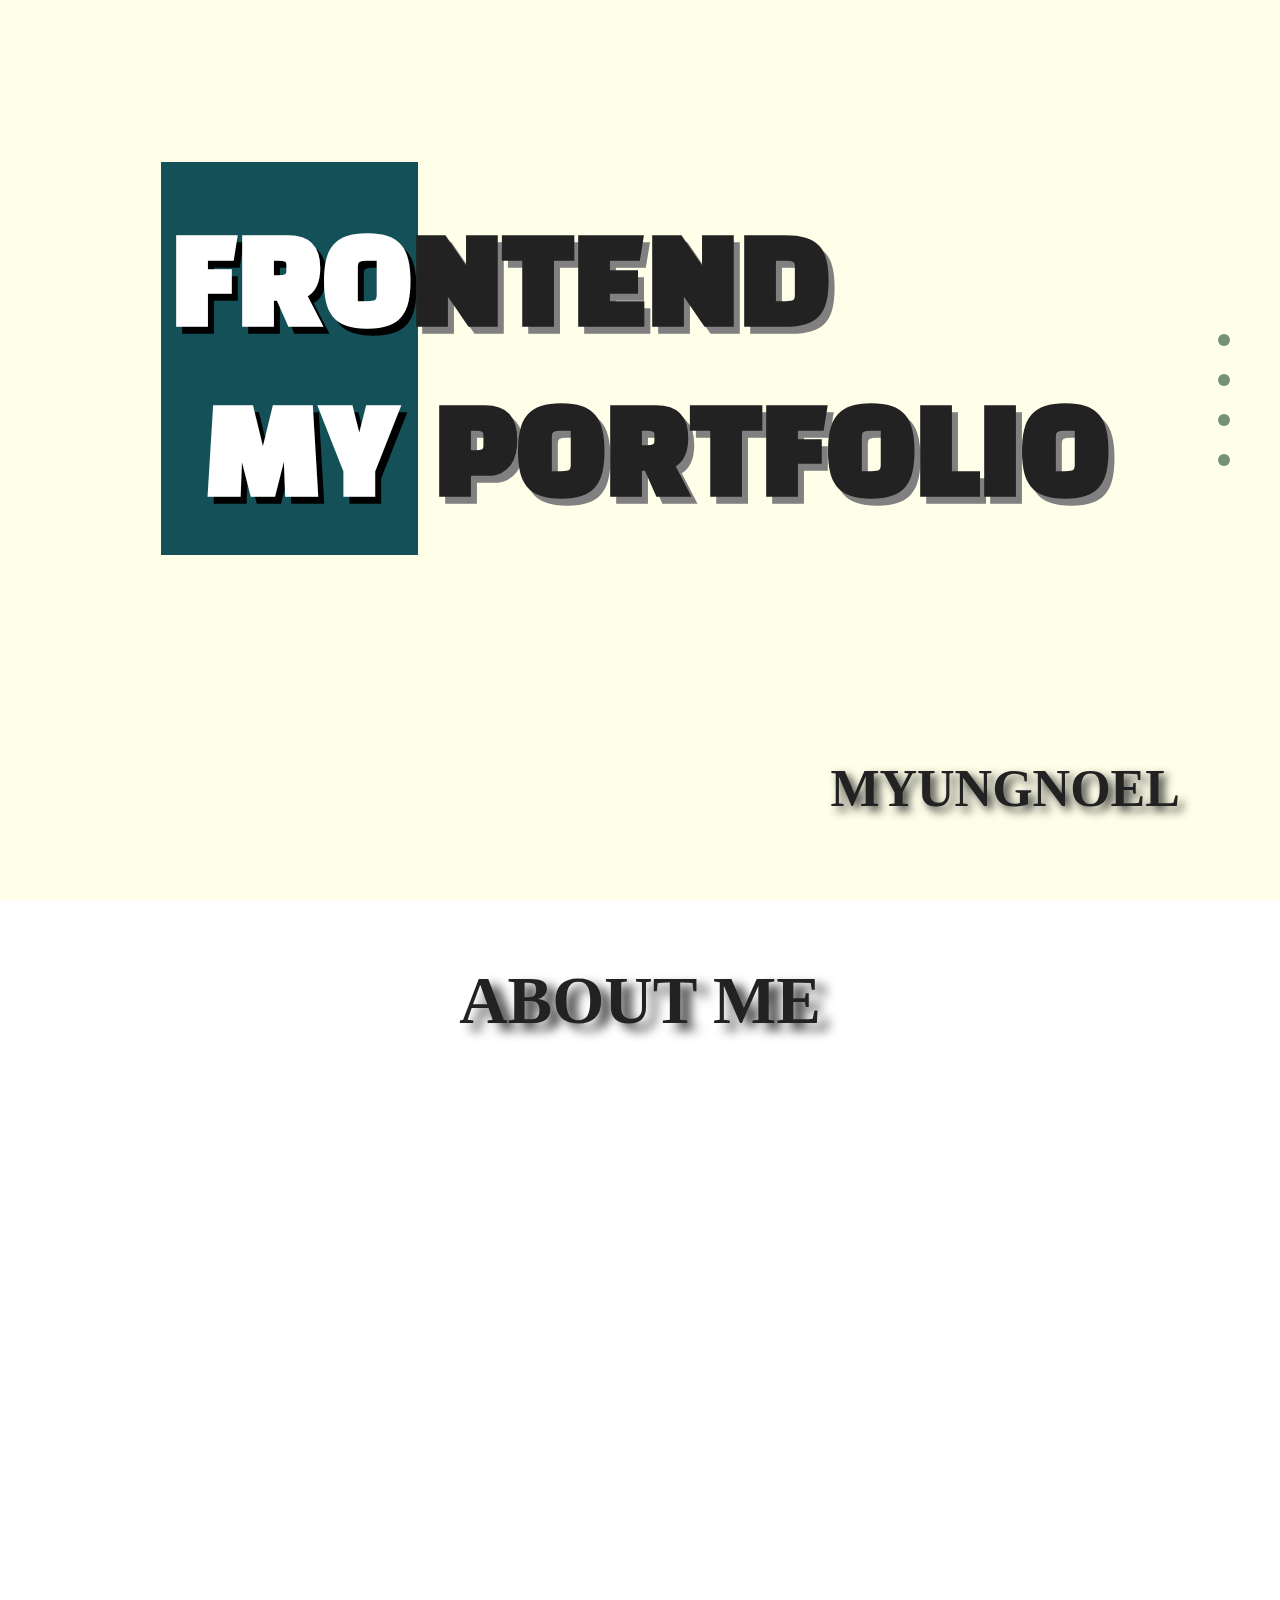
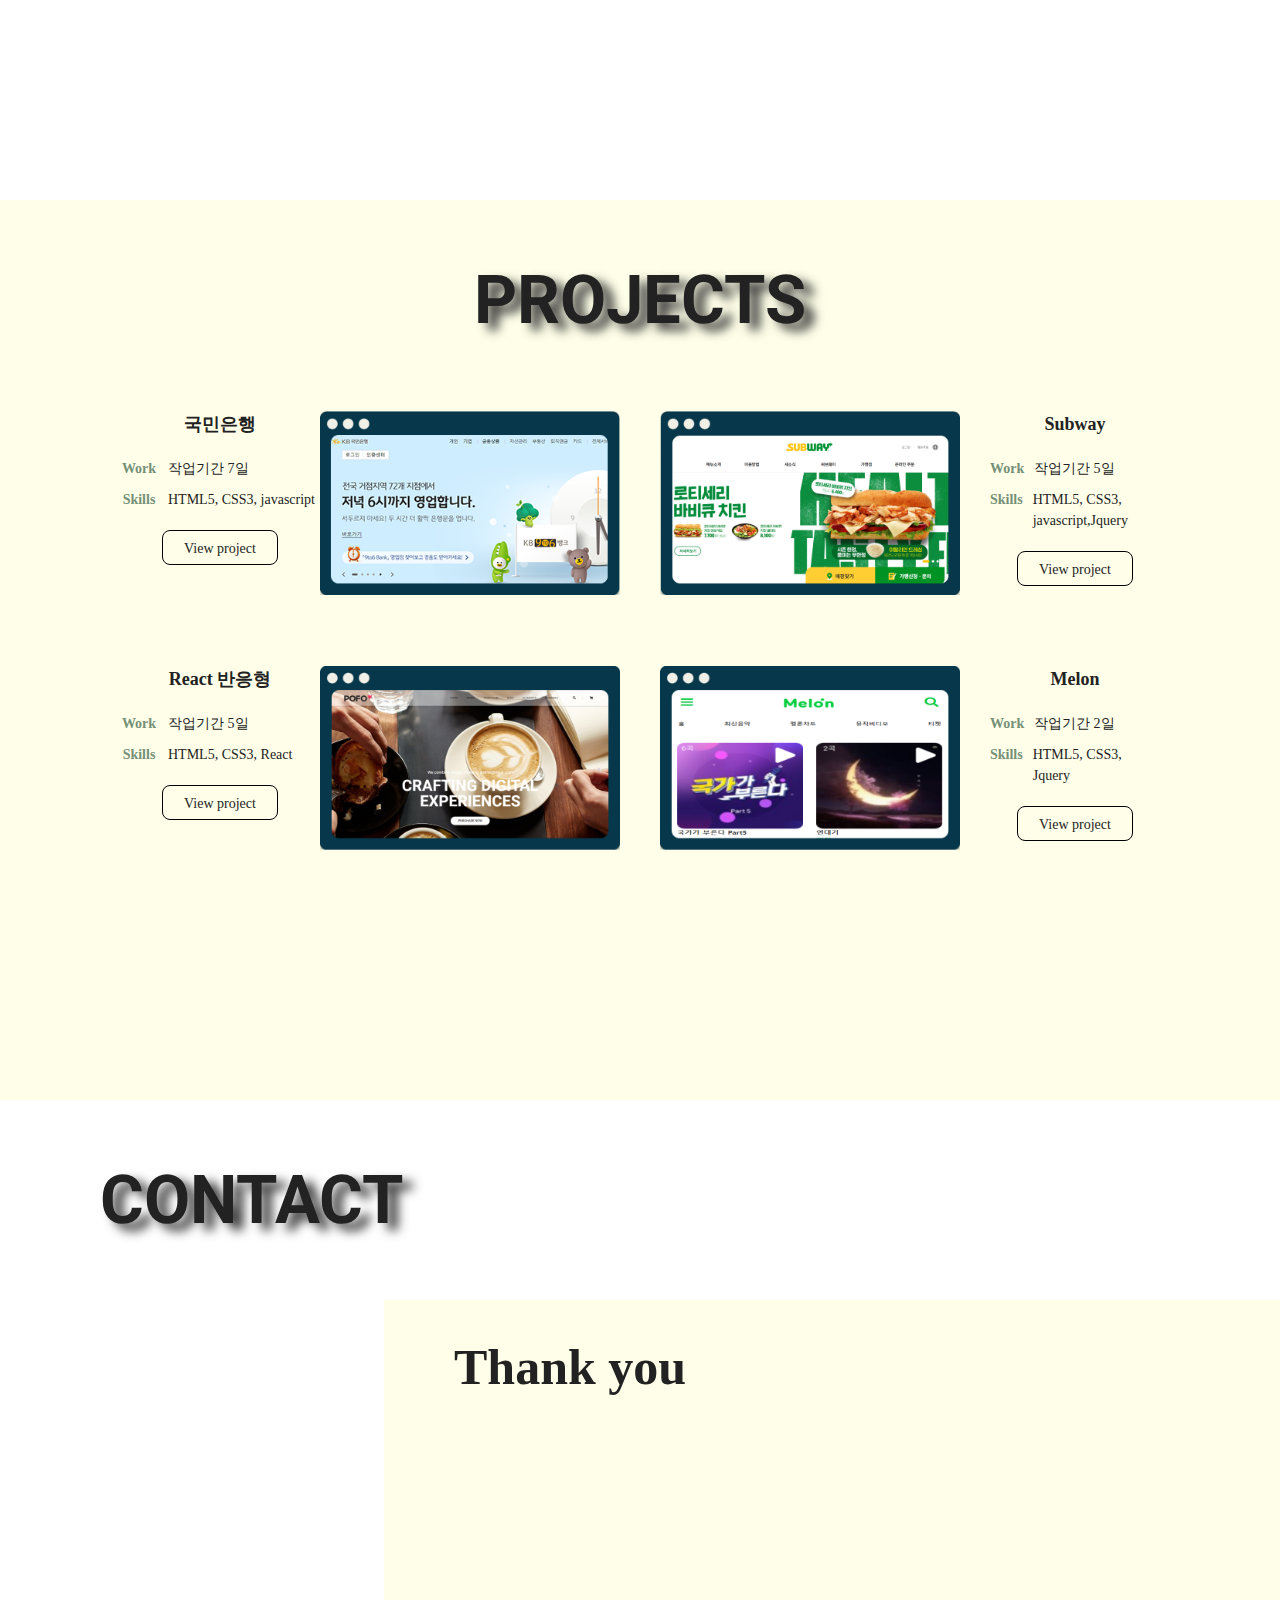
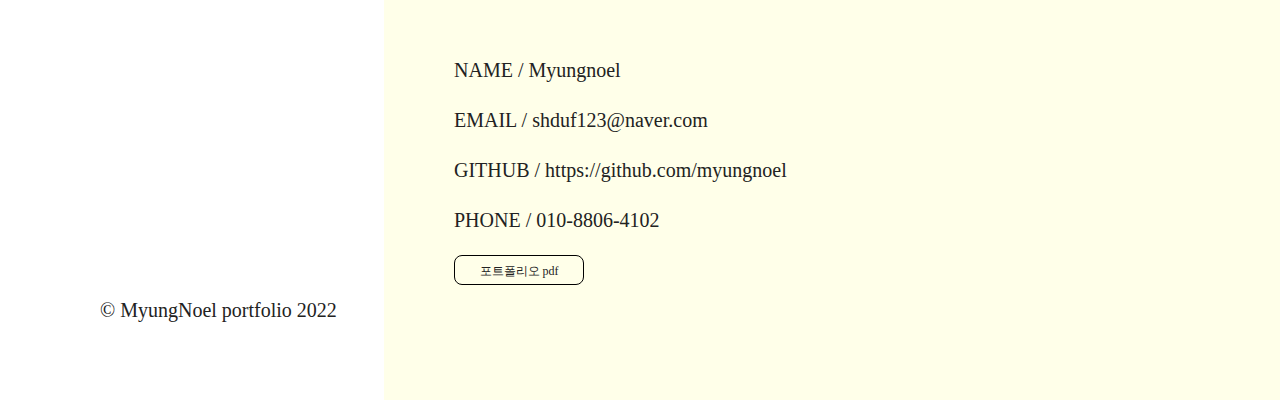
<file: index.html>
<!DOCTYPE html>
<html lang="en">
<head>

    <title>명노열의 포트폴리오</title>
    <meta charset="UTF-8">
    <meta http-equiv="X-UA-Compatible" content="IE=edge">
    <meta name="viewport" content="width=device-width, initial-scale=1.0">
    <meta name="msapplication-TileColor" content="#ffffff">
    <meta name="msapplication-TileImage" content="/ms-icon-144x144.png">
    <meta name="theme-color" content="#ffffff">
    
    <link rel="stylesheet" href="css/reset.css">
    <link rel="stylesheet" href="css/style.css">

    <!-- google font -->
    <link rel='stylesheet' href='https://use.fontawesome.com/releases/v5.5.0/css/all.css' integrity='sha384-B4dIYHKNBt8Bc12p+WXckhzcICo0wtJAoU8YZTY5qE0Id1GSseTk6S+L3BlXeVIU' crossorigin='anonymous'>
    
    <!-- favicon -->
    <link rel="icon" sizes="57x57" href="favicon/apple-icon-57x57.png">
    <link rel="icon" sizes="60x60" href="favicon/apple-icon-60x60.png">
    <link rel="icon" sizes="72x72" href="favicon/apple-icon-72x72.png">
    <link rel="icon" sizes="76x76" href="favicon/apple-icon-76x76.png">
    <link rel="icon" sizes="114x114" href="favicon/apple-icon-114x114.png">
    <link rel="icon" sizes="120x120" href="favicon/apple-icon-120x120.png">
    <link rel="icon" sizes="144x144" href="favicon/apple-icon-144x144.png">
    <link rel="icon" sizes="152x152" href="favicon/apple-icon-152x152.png">
    <link rel="icon" sizes="180x180" href="favicon/apple-icon-180x180.png">
    <link rel="icon" type="image/png" sizes="192x192"  href="favicon/apple-icon-192x192.png">
    <link rel="icon" type="image/png" sizes="96x96" href="favicon/apple-icon-96x96.png">

    <!-- script,jquery cdn -->
    <script src="https://code.jquery.com/jquery-3.6.0.js" integrity="sha256-H+K7U5CnXl1h5ywQfKtSj8PCmoN9aaq30gDh27Xc0jk=" crossorigin="anonymous"></script>
    <script src="js/script.js" defer></script>
    
</head>
<body>
    <ul id="skip">
        <li><a href="#sec1">intro바로가기</a></li>
        <li><a href="#sec2">profile바로가기</a></li>
        <li><a href="#sec3">projects바로가기</a></li>
        <li><a href="#sec4">contact바로가기</a></li>
      </ul>
    <div id="fullpage">
        <section class="section" id="sec1">
            <div class="container">
                <div class="main_text"><h1><strong>FRO</strong>NTEND<br><strong>&nbsp;MY </strong>PORTFOLIO</h1></div>
                <p>MYUNGNOEL</p>
            </div>
        </section><!-- section1 -->
        <section class="section" id="sec2">
          <div class="container">
              <h2>ABOUT ME</h2>
              <div class="profile">
                  <div class="profile-left">
                      <div class="photo">
                          <div class="img"></div>
                    </div>
                      <div class="profile_text">
                          <p>Profile</p>
                          <dl>
                            <dt>NAME</dt>
                            <dd>명노열</dd>
                          </dl>
                          <dl class="age">
                              <dt>AGE</dt>
                              <dd>1999.02.11</dd>
                          </dl>
                          <dl class="contact">
                                <dt>CONTACT</dt>
                                <dl class="contact_column">
                                    <dd>010-8806-4102</dd>
                                    <dd>shduf123@naver.com</dd>
                                    <dd>kakaO ID : shduf123</dd>
                                </dl>
                          </dl>
                      </div>
                  </div>
                  <div class="profile-list">
                      <ul>
                          <li class="profile_list_Education">
                              <p>Education</p>
                              <ul>
                                  <li><a href="#"><p>2017.02</p> <span>안산국제비즈니스 고등학교 졸업 </span></a></li>
                                  <li><a href="#"><p>2022.02</p> <span>안산대학교 금융정보학과 졸업</span> </a></li>
                              </ul>
                          </li>
                          <li class="profile_list_skills">
                            <p>Skills</p>
                            <div class="skillsBox">
                                <div id="flexbox">
                                    <p><a href="#"><span>HTML</span></a></p>
                                    <p><a href="#"><span>CSS3</span></a></p> 
                                    <p><a href="#"><span>Javascript</span></a></p>
                                    <p><a href="#"><span>jQuery</span></a></p>
                                    <p><a href="#"><span>scss</span></a></p>
                                    <p><a href="#"><span>bootstrap</span></a></p>
                                    <p><a href="#"><span>React</span></a></p>
                                    <p><a href="#"><span>figma</span></a></p>
                                </div>
                            </div>
                          </li>
                          <li class="profile_list_Work">
                              <p>Work Experience</p>
                              <ul>
                                  <li><p>
                                    2016.09 ~ 2017.09
                                  </p><a href="#">(주) 유원승강기 보수부기사</a></li>
                                  <li><p>2022.05</p><a href="#">수원 더휴먼 아카데미학원<br>프론트엔드&웹퍼블리셔 과정이수</a></li>
                              </ul>
                          </li>
                          <li class="profile_list_dis">
                              <p>DISPOSITION</p>
                              <ul>
                                  <li><a href="#" title="mbti"><span>외향형</span><div class="gauge_box"></div>내향형</a></li>
                                  <li><a href="#" title="mbti"><span>직관형</span><div class="gauge_box"></div>현실형</a></li>
                                  <li><a href="#" title="mbti"><span>원칙형</span><div class="gauge_box"></div>이성적</a></li>
                                  <li><a href="#" title="mbti"><span>계획형</span><div class="gauge_box"></div>탐색형</a></li>
                                  <li><a href="#" title="mbti"><span>신중형</span><div class="gauge_box"></div>이기적</a></li>
                              </ul>
                          </li>
                      </ul>
                  </div>
              </div>
          </div>
        </section>
        <section class="section" id="sec3">
            <div class="container">
                <h2>PROJECTS</h2>
                <div class="projectBox">
                    <ul>
                        <li>
                            <div class="textBox">
                                <h4>국민은행</h4>
                                <a href="#" title="Work"><strong>Work </strong> <p>작업기간 7일</p></a>
                                <a href="#" title="Skills"><strong>Skills </strong> <p>HTML5, CSS3, javascript</p></a>
                                <a target="_blank" href="./project1/index.html" title="View projectBtn" class="View_projectBtn">View project</a>
                            </div>
                            <div class="img_Box">
                                <img src="./img/KB_main.png" alt="국민은행">
                                <span class="bg">
                                    <a>"국민은행 클론 코딩은 처음 만들었던 프로젝트인 만큼 웹 표준, 웹 접근성, 클로스브라우징을 고려한 최적의 페이지이므로 클론 코딩으로 제작하면 실무에서 직접적으로 필요한 내용들을 익힐 수 있으리라 생각하여 제작하게 되었습니다."</a>
                                </span>
                            </div>
                        </li>
                        <li>
                            <div class="textBox">
                                <h4>Subway</h4>
                                <a href="#" title="Work"><strong>Work </strong> <p>작업기간 5일</p></a>
                                <a href="#" title="Skills"><strong>Skills </strong> <p>HTML5, CSS3, javascript,Jquery</p></a>
                                <a target="_blank" href="./project2/index.html" title="View projectBtn" class="View_projectBtn">View project</a>
                            </div>
                            <div class="img_Box">
                                <img src="./img/Subway_main.png" alt="써브웨이">
                                <span class="bg">
                                    <a>"기존 써브웨이 사이트는 반응형 사이트가 아닌 pc와 모바일 사이즈를 고려한 적응형 사이트입니다. 반응형 제작 가능자 우대 사항으로 보고 있으며 반응형을 제작할 시 flexible이나 gird를 이용한 레이아웃을 능숙하게 다루는 인재를 보고 있어서 flex 박스 사용하여 적응형이 아닌 반응형으로 제작하였습니다."</a>
                                </span>
                            </div>
                        </li>
                        <li>
                            <div class="textBox">
                                <h4>React 반응형</h4>
                                <a href="#" title="Work"><strong>Work </strong> <p>작업기간 5일</p></a>
                                <a href="#" title="Skills"><strong>Skills </strong> <p>HTML5, CSS3, React</p></a>
                                <a target="_blank" href="./project3/index.html" title="View projectBtn" class="View_projectBtn">View project</a>
                            </div>
                            <div class="img_Box">
                                <img src="./img/POFO_main.png" alt="react 반응형">
                                <span class="bg">
                                    <a>"리액트는 프론트엔드 개발자라면 당연히 해야 할 기술이라고 생각합니다. 그렇지만 부족한 실력으로 학원 선생님과 같이 배우면서 제작하게 되었고, 최근 취업공고도 찾아본 결과, 리액트 사용 경험 유무 사항도 우대조건에 포함되어 있어서 리액트로 웹 제작을 하였으며 GitHub에 배포하는 방법으로 작업하였습니다."</a>
                                </span>
                            </div>
                        </li>
                        <li>
                            <div class="textBox">
                                <h4>Melon</h4>
                                <a href="#" title="Work"><strong>Work </strong> <p>작업기간 2일</p></a>
                                <a href="#" title="Skills"><strong>Skills </strong> <p>HTML5, CSS3, Jquery</p></a>
                                <a target="_blank" href="./project4/mobile.html" title="View projectBtn" class="View_projectBtn">View project</a>
                            </div>
                            <div class="img_Box">
                                <img src="./img/Melon_main.png" alt="멜론 모바일">
                                <span class="bg">
                                    <a>"적응형 홈페이지는 기준이 되는 기기의 사이즈가 되면 미디어 쿼리나 스크립트를 활용해서 레이아웃을 변형하여 화면을 구성하는 방법으로 선별된 기기 유형에 따라 홈페이지 사이즈가 고정된 것 으로 가장 모바일 사이즈에서도 반응형 사이트 보다 깔끔하게 나와 제작하게 되었습니다."</a>
                                </span>
                            </div>
                        </li>
                    </ul>
                </div>
            </div>
        </section>
        <section class="section" id="sec4">
            <div class="container">
                <h2>CONTACT</h2>
                <div class="contactBox">
                    <h3>Thank you</h3>
                    <ul>
                        <li><a href="#">NAME / Myungnoel</a></li>
                        <li><a href="#">EMAIL / shduf123@naver.com</a></li>
                        <li><a target="_blank" href="https://github.com/myungnoel">GITHUB / https://github.com/myungnoel</a></li>
                        <li><a href="#">PHONE / 010-8806-4102</a></li>
                    </ul>
                    <a class="pdf_Btn" target="_blank" href="./ppt/명노열의_포트폴리오_.pdf">포트폴리오 pdf</a>
                </div>
                <p>© MyungNoel portfolio 2022</p>
            </div>
        </section>
  </div>
      <nav class="nav_list">
          <ul>
                <li id="btn01">
                    <a href="#"><span></span><i class="text">MAIN</i></a>
                </li>
                <li id="btn02">
                    <a href="#" class="active"><span></span><i class="text">ABOUUT</i></a>
                </li>
                <li id="btn03">
                    <a href="#"><span></span><i class="text">PROJECTS</i></a>
                </li>
                <li id="btn04">
                    <a href="#"><span></span><i class="text">CONTACT</i></a>
                </li>
          </ul>
      </nav><!-- pc menu -->
      <div class="hamberMenu">
        <span><i class="fas fa-bars"></i></span>
      </div>
    <div class="mobile_Nav">
        <div class="close_Btn">
           <span><i class="fas fa-times"></i></span>
        </div>
        <ul>
            <li><a href="#sec1" title="Home">Home</a></li>
            <li><a href="#sec2" title="About">About</a></li>
            <li><a href="#sec3" title="project1">projects</a></li>
            <li><a href="#sec4" title="project2">contact</a></li>
        </ul>
    </div><!-- mobile Menu -->
</body>
</html>
</file>
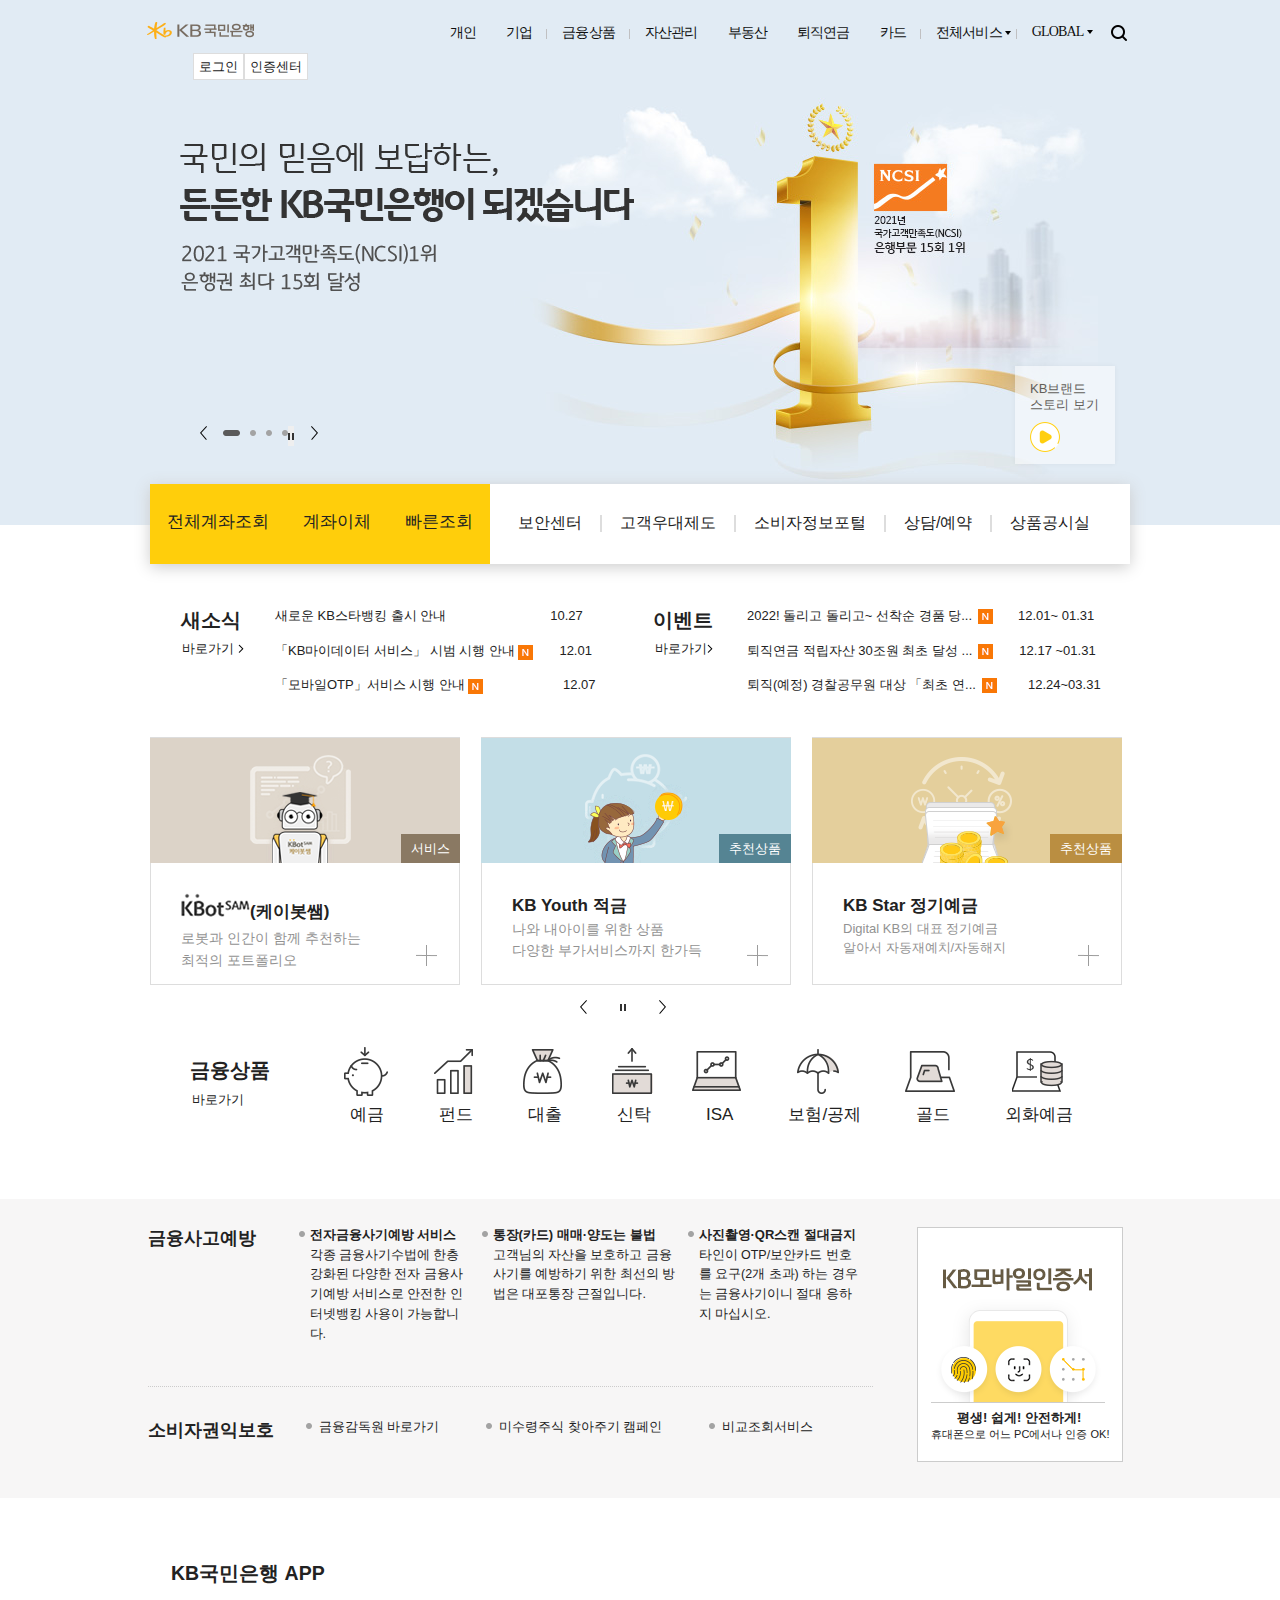
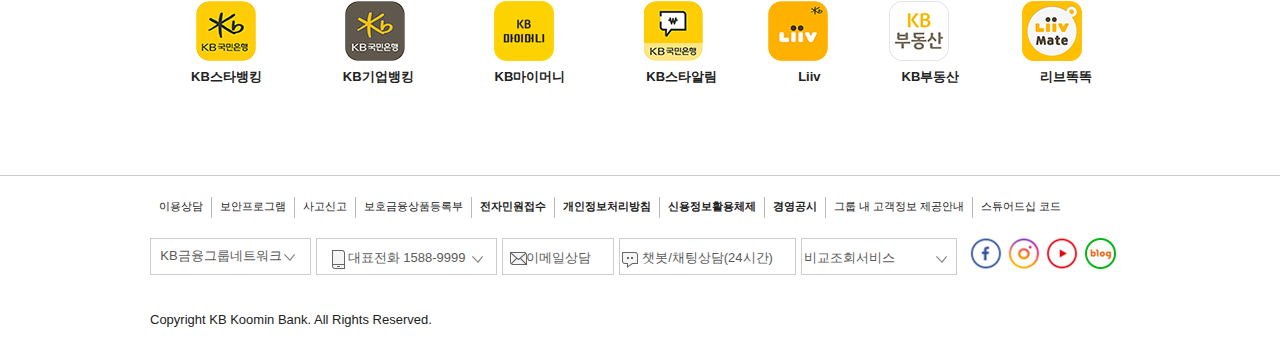
<file: project1/index.html>
<!DOCTYPE html>
<html lang="en">
<head>
    <meta charset="UTF-8">
    <meta http-equiv="X-UA-Compatible" content="IE=edge">
    <meta name="viewport" content="width=device-width, initial-scale=1.0">
    <title>메인페이지</title>
    <link rel="stylesheet" href="css/reset.css">
    <link rel="stylesheet" href="css/style1.css">
    <script src="js/jquery-1.12.4.min.js"></script>
    <script src="js/script.js" defer></script>
</head>
<body>
    <div id="wrap">
        <div id="header">
            <div class="header-inner">
                <div class="logo"><a href="index1.html" class="ir_so"></a></div>
                <div class="nav">
                    <ul>
                        <li><a href="./sub.html">개인</a>
                            <ul>
                                <li><a href="#">조회</a></li>
                                <li><a href="#">이체</a></li>
                                <li><a href="#">공과금</a></li>
                                <li><a href="#">뱅킹관리</a></li>
                                <li><a href="#">금융상품</a></li>
                                <li><a href="#">외환</a></li>
                            </ul>
                        </li>
                        <li><a href="#" class="line">기업</a>
                            <ul>
                                <li><a href="#">마이페이지</a></li>
                                <li><a href="#">조회</a></li>
                                <li><a href="#">이체</a></li>
                                <li><a href="#">Star CMS</a></li>
                                <li><a href="#">외환</a></li>
                                <li><a href="#">금융상품</a></li>
                                <li><a href="#">KB bridge</a></li>
                            </ul>
                        </li>
                        <li><a href="#" class="line">금융상품</a></li>
                        <li><a href="#">자산관리</a></li>
                        <li><a href="#">부동산</a></li>
                        <li><a href="#">퇴직연금</a></li>
                        <li><a href="#" class="line">카드</a></li>
                        <li class="allS"><a href="#" class="line linebtn">전체서비스</a>
                                <ul class="cf">
                                    <li><a href="#">금융서비스</a>
                                        <ul>
                                            <li><a href="#">에스크로이체</a></li>
                                            <li><a href="#">보안센터</a></li>
                                            <li><a href="#">인증센터(개인)</a></li>
                                            <li><a href="#">인증센터(기업)</a></li>
                                            <li><a href="#">Star CMS</a></li>
                                        </ul>
                                    </li>
                                    <li><a href="#">특화서비스</a>
                                        <ul>
                                            <li><a href="#">주택청약</a></li>
                                            <li><a href="#">국민주택채권</a></li>
                                            <li><a href="#">주택도시기금</a></li>
                                            <li><a href="#">스마트금융서비스</a></li>
                                            <li><a href="#">Liiv M</a></li>
                                            <li><a href="#">KB골든라이프X</a></li>
                                        </ul>
                                    </li>
                                    <li><a href="#">멤버십서비스</a>
                                        <ul>
                                            <li><a href="#">KB고객우대제도</a></li>
                                            <li><a href="#">GOLD&WISE</a></li>
                                        </ul>
                                    </li>
                                    <li><a href="#">KB와 함께</a>
                                        <ul>
                                            <li><a href="#">은행소개</a></li>
                                            <li><a href="#">지점안내</a></li>
                                            <li><a href="#">고객센터</a></li>
                                            <li><a href="#">KB정보광장</a></li>
                                            <li><a href="#">이벤트</a></li>
                                            <li><a href="#">희망금융클리닉</a></li>
                                            <li><a href="#">나라사랑서비스</a></li>
                                            <li><a href="#">KB굿잡</a></li>
                                        </ul>
                                    </li>
                                </ul>
                            </li>
                        <li class="global"><a href="#" class="linebtn">GLOBAL</a>
                            <ul>
                                <li><a href="#">LANGUAGE</a>
                                    <div class="cf">
                                       <ul class="submenu">
                                            <li><a href="#">English</a></li>
                                            <li><a href="#" class="fl">Japanese</a></li>
                                            <li><a href="#" class="Cn">Chinese</a></li>
                                       </ul>
                                    </div>
                                </li>
                                <li><a href="#">KB GLOBAL NETWORK</a>
                                    <div class="cf">
                                      <ul class="submenu1">
                                            <li><a href="#">Japan</a></li>
                                            <li><a href="#">New Zealand</a></li>
                                            <li><a href="#">China</a></li>
                                            <li><a href="#">Hong kong</a></li>
                                            <li><a href="#">Myanmar</a></li>
                                      </ul>
                                        <ul class="submenu2">
                                            <li><a href="#">UK</a></li>
                                            <li><a href="#">Cambodia</a></li>
                                            <li><a href="#">Vietnam</a></li>
                                            <li><a href="#">india</a></li>
                                        </ul>
                                    </div>
                                </li>
                            </ul>
                         </li>
                    </ul>
                </div>
            <div class="search"></div>
             </div>
            </div>
        <div id="banner">
           <div class="loginBtn">
                <ul>
                    <li class="fl"><a href="login.html">로그인</a></li>
                    <li class="fl"><a href="#">인증센터</a></li>
                </ul> 
           </div>
           <div class="banner_side">
            <a href="#">KB브랜드 스토리 보기</a>
           </div>
            <ul class="banner_slide">
               <li class="banner-slide1">
                    <div class="slide1">
                        <ul>
                            <li class="banner-img">
                                <div>
                                    <strong><img src="./img/visual_section62_tit01.png" alt="text1"></strong>
                                    <span><img src="./img/visual_section62_tit02.png" alt="text2"></span>
                                </div>
                            </li>
                        </ul> 
                    </div>
               </li>
               <li class="banner-slide2">
                    <div class="slide2">
                        <ul>
                            <li class="banner-img">
                                <div>
                                    <strong><img src="./img/banner_slide2_text.png" alt="text1"></strong>
                                    <span><img src="./img/banner_slide2_text1.png" alt="text2"></span>
                                    <a href="#" title="바로가기">바로가기</a>
                                </div>
                            </li>
                        </ul>
                    </div>
               </li>
               <li class="banner-slide3">
                    <div class="slide3">
                        <ul>
                            <li class="banner-img">
                                <div>
                                    <strong><img src="./img/banner_slide3_text1.png" alt="text1"></strong>
                                    <span><img src="./img/banner_slide3_text2.png" alt="text2"></span>
                                    <a href="#" title="바로가기">바로가기</a>
                                </div>
                            </li>
                        </ul> 
                    </div>
               </li>
               <li class="banner-slide4">
                    <div class="slide4">
                        <ul>
                            <li class="banner-img">
                                <div>
                                    <strong><img src="./img/banner_slide4_text1.png" alt="text1"></strong>
                                    <span><img src="./img/banner_slide4.text2.png" alt="text2"></span>
                                </div>
                            </li>
                        </ul> 
                    </div>
                </li>
            </ul><!-- banner_slide -->
            <div class="banner-btn">
                <button class="fl l_icon b_leftBtn"><img src="./img/banner-btn.png" alt="왼쪽 화살표"></button>
                <ul>
                    <li class="fl roundIcon"><a href="#"><img src="./img/banner-icon.png" alt="icon"></a></li>
                    <li class="fl roundIcon"><a href="#"><img src="./img/banner-icon1.png" alt="icon1"></a></li>
                    <li class="fl roundIcon"><a href="#"><img src="./img/banner-icon1.png" alt="icon1"></a></li>
                    <li class="fl roundIcon"><a href="#"><img src="./img/banner-icon1.png" alt="icon1"></a></li> 
                </ul>
                <button class="fl roundIcon"><a href="#"><img src="./img/banner-stopicon.png" alt="icon1"></a></button>
                <button class="r_icon b_rightBtn"><img src="./img/banner-btn1.png" alt="오른쪽 화살표"></button>
            </div>
        </div><!-- banner -->
        <div id="content">
            <div class="content_menu">
                <ul class="menu1 cf">
                    <li><a href="#">전체계좌조회</a></li>
                    <li><a href="#">계좌이체</a></li>
                    <li><a href="#">빠른조회</a></li>
                </ul>
                <ul class="menu2">
                    <li><a href="#">보안센터</a></li>
                    <li><a href="#">고객우대제도</a></li>
                    <li><a href="#">소비자정보포털</a></li>
                    <li><a href="#">상담/예약</a></li>
                    <li><a href="#">상품공시실</a></li>
                </ul>
            </div>
            <div class="c_sectionbox">
                <div class="c_section fl">
                    <h2 class="fl">새소식</h2>
                    <a href="#">바로가기 <img src="./img/content_text_icon.png" alt="icon"></a>
                    <ul class="fl">
                        <li><a href="#"><span>새로운 KB스타뱅킹 출시 안내</span><span class="date">10.27</span></a></li>
                        <li><a href="#"><span class="new_icon">「KB마이데이터 서비스」 시범 시행 안내 </span><span class="date1">12.01</span></a></li>
                        <li><a href="#"><span class="new_icon1">「모바일OTP」서비스 시행 안내</span><span class="date2">12.07</span> </a></li>
                    </ul>
                </div>
                <div class="c_section1 fl">
                    <h2 class="fl">이벤트</h2>
                    <ul class="fl">
                        <li><a href="#"><span class="new_icon2">2022! 돌리고 돌리고~ 선착순 경품 당...</span><span class="date3">12.01~ 01.31</span></a></li>
                        <li><a href="#"><span class="new_icon3">퇴직연금 적립자산 30조원 최초 달성 ...</span><span class="date4">12.17 ~01.31</span></a></li>
                        <li><a href="#"><span class="new_icon4">퇴직(예정) 경찰공무원 대상 「최초 연...</span><span class="date5">12.24~03.31</span></a></li>
                    </ul>
                    <a href="#">바로가기<img src="./img/content_text_icon.png" alt="icon"> </a>
                </div>
            </div>
           <div class="section_slide">
           <div class="s_slideBtn"> 
               <div class="leftBtn"><a href="javascript:"><img src="./img/banner-btn.png" alt="left"></a></div>
               <a href="javascript:"><img src="./img/banner-stopicon.png" alt="stop"></a>
               <div class="rightBtn"><a href="javascript:"><img src="./img/banner-btn1.png" alt="right"></a></div>
            </div>
                <div class="section_t_box">
                    <ul>
                        <li class="textbox1"><a href="#"><span class="topbox cf"><em>서비스</em></span><p class="bottom_box"><strong class="cf"><img src="./img/img_bi1.png" alt="(케이봇쌤)">(케이봇쌤)</strong><span>로봇과 인간이 함께 추천하는<br>최적의 포트폴리오</span><img src="./img/plus_icon.png" alt="plus"></p></a></li>
                        <li class="textbox2"><a href="#"><span class="topbox1"><em>추천상품</em></span><p class="bottom_box1"><strong>KB Youth 적금</strong><br> <span>나와 내아이를 위한 상품<br>다양한 부가서비스까지 한가득</span><img src="./img/plus_icon.png" alt="plus"></p></a></li>
                        <li class="textbox3"><a href="#"><span class="topbox2"><em>추천상품</em></span><p class="bottom_box2"><strong>KB Star 정기예금</strong><br> <span>Digital KB의 대표 정기예금<br>알아서 자동재예치/자동해지</span><img src="./img/plus_icon.png" alt="plus"></p></a></li>
                        <li class="textbox4"><a href="#"><span class="topbox3"><em>추천상품</em></span><p class="bottom_box2"><strong>KB 마이핏통장</strong><br> <span>높은 이율! 수수료 혜택!<br>목적별 자금관리를 통장 하나로!</span><img src="./img/plus_icon.png" alt="plus"></p></a></li>
                        <li class="textbox5"><a href="#"><span class="topbox4"><em>서비스</em></span><p class="bottom_box2"><strong>건강한 자산관리 KB마이데이터</strong><br> <span>각 기관에 흩어진 나의 자산을<br>한 곳에 모아서 관리해보세요.</span><img src="./img/plus_icon.png" alt="plus"></p></a></li>
                        <li class="textbox6"><a href="#"><span class="topbox5"><em>서비스</em></span><p class="bottom_box2"><strong>이동통신서비스 Liiv M</strong><br> <span>KB국민은행의 혁신금융서비스로<br>금융권 최초로 제공하는 이동통신서비스</span><img src="./img/plus_icon.png" alt="plus"></p></a></li>
                        <li class="textbox7"><a href="#"><span class="topbox6"><em>서비스</em></span><p class="bottom_box2"><strong>KB환전서비스</strong><br> <span>최대 90%까지 환율우대받고<br>인터넷으로 편하게 환전 하세요</span><img src="./img/plus_icon.png" alt="plus"></p></a></li>
                    </ul>
                </div>
           </div>
        <div class="content_it">
            <h2 class="fl">금융상품</h2>
            <ul class="fl">
                <li class="fl"><a href="#">예금</a></li>
                <li class="fl"><a href="#">펀드</a></li>
                <li class="fl"><a href="#">대출</a></li>
                <li class="fl"><a href="#">신탁</a></li>
                <li class="fl"><a href="#">ISA</a></li>
                <li class="fl"><a href="#">보험/공제</a></li>
                <li class="fl"><a href="#">골드</a></li>
                <li class="fl"><a href="#">외화예금</a></li>
            </ul>
            <a href="#">바로가기</a>
        </div>
        <div class="content_main_text">
                    <div class="section1">
                        <h2 class="fl">금융사고예방</h2>
                        <ul>
                            <li class="fl s_text1"><a href="#"><strong>전자금융사기예방 서비스</strong><br><span>각종 금융사기수법에 한층 강화된 다양한 전자 금융사기예방 서비스로 안전한 인터넷뱅킹 사용이 가능합니다.</span></a></li>
                            <li class="fl  s_text2"><a href="#"><strong>통장(카드) 매매&middot;양도는 불법</strong><br><span>고객님의 자산을 보호하고 금융사기를 예방하기 위한 최선의 방법은 대포통장 근절입니다.</span></a></li>
                            <li class="fl s_text3"><a href="#"><strong>사진촬영&middot;QR스캔 절대금지</strong><br><span>타인이 OTP/보안카드 번호를 요구(2개 초과) 하는 경우는 금융사기이니 절대 응하지 마십시오.</span></a></li>
                        </ul>
                    </div>
                    <div class="section2">
                        <h2 class="fl">소비자권익보호</h2>
                        <ul>
                            <li class="fl"><a href="#">금융감독원 바로가기</a></li>
                            <li class="fl"><a href="#">미수령주식 찾아주기 캠페인</a></li>
                            <li class="fl"><a href="#">비교조회서비스</a></li>
                        </ul>
                     </div>
                     <div class="side_it">
                         <a href="#"><img src="./img/img_bi3.png" alt="kb모바일인증서"><strong>평생! 쉽게! 안전하게!</strong><br><span>휴대폰으로 어느 PC에서나 인증 OK!</span></a>
                     </div>
                </div>
                <div class="content_f_it">
                    <h2>KB국민은행 APP</h2>
                    <ul>
                        <li class="fl"><a href="#">KB스타뱅킹</a></li>
                        <li class="fl"><a href="#">KB기업뱅킹</a></li>
                        <li class="fl"><a href="#">KB마이머니</a></li>
                        <li class="fl"><a href="#">KB스타알림</a></li>
                        <li class="fl"><a href="#">Liiv</a></li>
                        <li class="fl"><a href="#">KB부동산</a></li>
                        <li class="fl"><a href="#">리브똑똑</a></li>
                    </ul>
                </div>
             </div>
        <div id="footer">
            <div class="footer_inner_top">
                <ul>
                    <li class="fl"><a href="#">이용상담</a></li>
                    <li class="fl"><a href="#">보안프로그램</a></li>
                    <li class="fl"><a href="#">사고신고</a></li>
                    <li class="fl"><a href="#">보호금융상품등록부</a></li>
                    <li class="fl"><a href="#">전자민원접수</a></li>
                    <li class="fl"><a href="#">개인정보처리방침</a></li>
                    <li class="fl"><a href="#">신용정보활용체제</a></li>
                    <li class="fl"><a href="#">경영공시</a></li>
                    <li class="fl"><a href="#">그룹 내 고객정보 제공안내</a></li>
                    <li class="fl"><a href="#">스튜어드십 코드</a></li>
                </ul>
            </div>
            <div class="footer_inner_bottom">
                <div class="bottom_text">
                    <ul>
                        <li class="fl depth_1_1"><a href="#">KB금융그룹네트워크</a>
                            <ul class="depth_2_1">
                                <li><a href="#">KB금융그룹</a></li>
                                <li><a href="#">KB증권</a></li>
                                <li><a href="#">KB손해보험</a></li>
                                <li><a href="#">KB국민카드</a></li>
                                <li><a href="#">푸르덴셜생명</a></li>
                                <li><a href="#">KB자산운용</a></li>
                                <li><a href="#">KB캐피탈</a></li>
                                <li><a href="#">KB생명보험</a></li>
                                <li><a href="#">KB부동산신탁</a></li>
                                <li><a href="#">KB저축은행</a></li>
                                <li><a href="#">KB인베스트먼트</a></li>
                                <li><a href="#">KB데이타시스템</a></li>
                                <li><a href="#">KB신용정보</a></li>
                                <li><a href="#">KB경영연구소</a></li>
                            </ul>
                        </li>
                        <li class="fl depth_1_2"><a href="#">대표전화 1588-9999</a>
                            <dl class="depth_2_2">
                                <dt class="fl dt1">대표전화</dt>
                                <dd class="first cf">
                                    <ul>
                                        <li>1588-9999, 1599-9999, 1644-9999</li>
                                        <li class="border-bottom"><span class="cf">해외에서 국내로 걸 때</span>"+82-2-6300-9999" </li>
                                        <li >"대출 단기연체 및 만기안내"<br><em>1588-9008</em></li>
                                        <li><span class="cf">해외에서 국내로 걸 때</span>"82-42-603-0711"</li>
                                    </ul>
                                </dd>
                                <dd class="line"></dd>
                                <dt class="fl">상담전용</dt>
                                <dd class="second">
                                    <ul >
                                        <li class="cf border-bottom">"1800-9999"<span class="cf">(분실 및 사고신고 제외)</span></li>
                                        <li>투자상품 승낙확인<br><em>1833-3938</em></li>
                                        <li><span class="cf">해외에서 국내로 걸 때</span>+82-1833-3938</li>
                                    </ul>
                                </dd>
                                <dd class="line"></dd>
                                <dt class="fl">기업전용</dt>
                                <dd>1599-9499</dd>
                                <dd class="line"></dd>
                                <dt class="fl">기업(B2B)</dt>
                                <dd>1566-9944</dd>
                                <dd class="line"></dd>
                                <dt class="fl">외국인전용</dt>
                                <dd>1599-4477</dd>
                                <dd class="line"></dd>
                                <dt class="fl"> 어르신전용</dt>
                                <dd>1644-3308</dd>
                            </dl>
                        </li>
                        <li class="fl depth_1_3"><a href="#">이메일상담</a></li>
                        <li class="fl depth_1_4"><a href="#">챗봇/채팅상담(24시간)</a></li>
                        <li class="fl depth_1_5"><a href="#">비교조회서비스</a>
                            <ul class="depth_2_3">
                                <li><a href="#">은행금리비교</a></li>
                                <li><a href="#">금융상품 한눈에</a></li>
                                <li><a href="#">금융소비자정보포털'사인'</a></li>
                            </ul>
                        </li>
                    </ul>
                </div>
                <div class="bottom_icon">
                    <ul>
                        <li class="fl"><a href="#"><span class="ir_pm">페이스북</span></a></li>
                        <li class="fl"><a href="#"><span class="ir_pm">인스타그램</span></a></li>
                        <li class="fl"><a href="#"><span class="ir_pm">youtube</span></a></li>
                        <li class="fl"><a href="#"><span class="ir_pm">blog</span></a></li>
                    </ul>
                </div>
                <p class="b_text">Copyright KB Koomin Bank. All Rights Reserved.</p>
            </div>
        </div>
    </div>
</body>
</html>
</file>
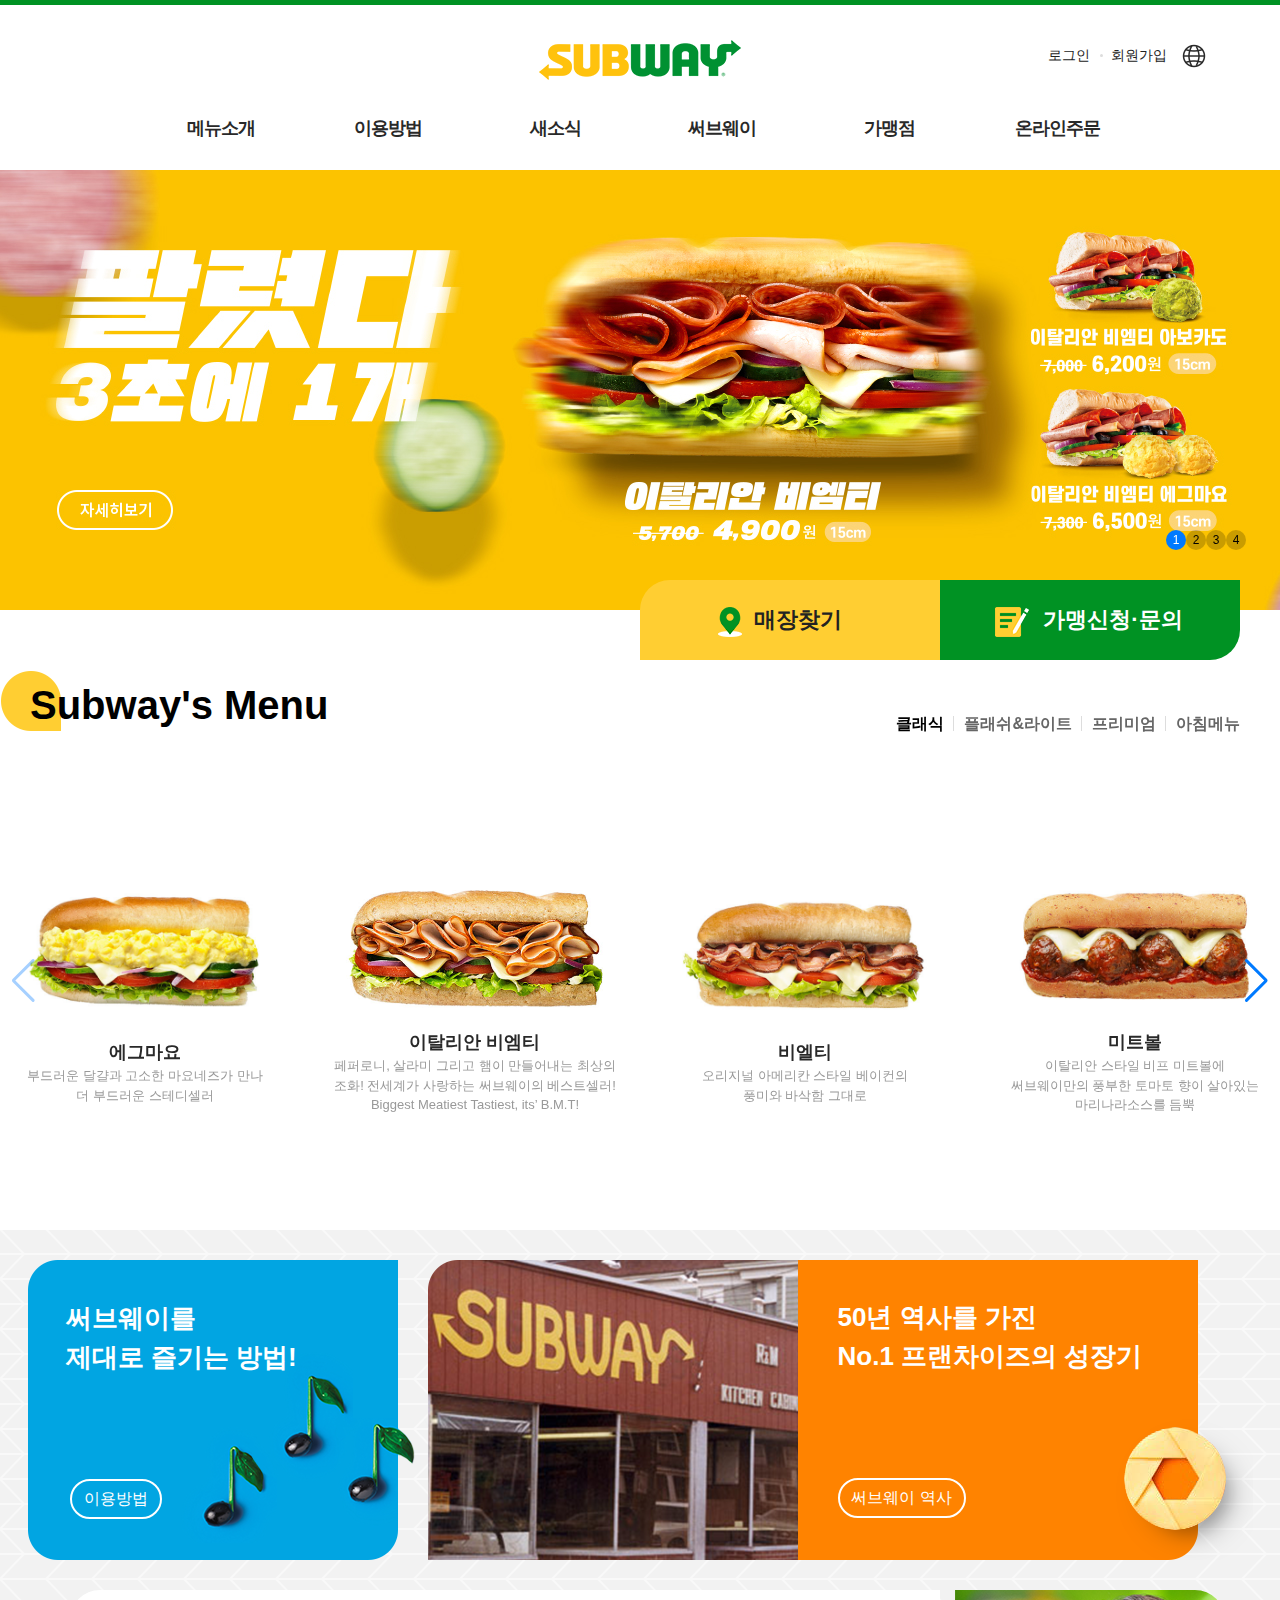
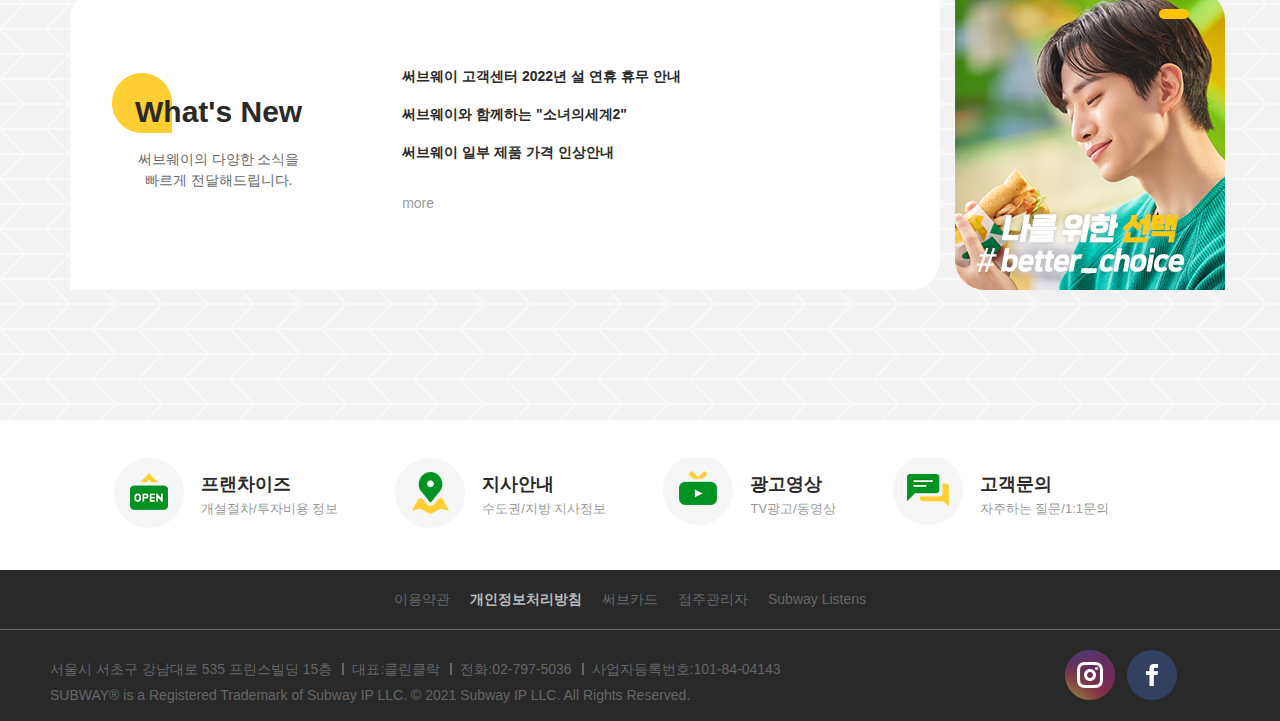
<file: project2/index.html>
<!DOCTYPE html>
<html lang="en">
  <head>
    <meta charset="UTF-8"/>
    <meta http-equiv="X-UA-Compatible" content="IE=edge"/>
    <meta name="viewport" content="width=device-width, initial-scale=1.0"/>
    <!-- favicon -->
    <link rel="apple-touch-icon" sizes="57x57" href="./img/favicon/apple-icon-57x57.png">
    <link rel="apple-touch-icon" sizes="60x60" href="./img/favicon/apple-icon-60x60.png">
    <link rel="apple-touch-icon" sizes="72x72" href="./img/favicon/android-icon-72x72.png">
    <link rel="apple-touch-icon" sizes="76x76" href="./img/favicon/apple-icon-76x76.png">
    <link rel="apple-touch-icon" sizes="114x114" href="./img/favicon/apple-icon-114x114.png">
    <link rel="apple-touch-icon" sizes="120x120" href="./img/favicon/apple-icon-120x120.png">
    <link rel="apple-touch-icon" sizes="144x144" href="./img/favicon/apple-icon-144x144.png">
    <link rel="apple-touch-icon" sizes="152x152" href="./img/favicon/apple-icon-152x152.png">
    <link rel="apple-touch-icon" sizes="180x180" href="./img/favicon/apple-icon-180x180.png">
    <link rel="icon" type="image/png" sizes="192x192"  href="./img/favicon/android-icon-192x192.png">
    <link rel="icon" type="image/png" sizes="32x32" href="./img/favicon/favicon-32x32.png">
    <link rel="icon" type="image/png" sizes="96x96" href="./img/favicon/favicon-96x96.png">
    <link rel="icon" type="image/png" sizes="16x16" href="./img/favicon/favicon-16x16.png">
    <link rel="manifest" href="/manifest.json">
    <meta name="msapplication-TileColor" content="#ffffff">
    <meta name="msapplication-TileImage" content="/ms-icon-144x144.png">
    <meta name="theme-color" content="#ffffff">

    <link rel="stylesheet" href="css/reset.css"/>
    <link rel="stylesheet" href="css/swiper-bundle.css"/>
    <link rel="stylesheet" href="css/style.css"/>
    
    <link rel='stylesheet' href='https://use.fontawesome.com/releases/v5.5.0/css/all.css' integrity='sha384-B4dIYHKNBt8Bc12p+WXckhzcICo0wtJAoU8YZTY5qE0Id1GSseTk6S+L3BlXeVIU' crossorigin='anonymous'>

    <script src="https://code.jquery.com/jquery-2.2.4.min.js"></script>
    <script src="https://unpkg.com/swiper/swiper-bundle.min.js"></script>
    <script src="js/script.js" defer></script>
    <title>SUBWAY 써브웨이</title>

    <!--  <script src="js/swiper-bundle.js" defer></script> -->
    <!--  <script src="js/swiper.js" defer></script> -->
  </head>
  <body>
    <ul id="skip">
      <li><a href="#header">헤더바로가기</a></li>
      <li><a href="#section">메인바로가기</a></li>
      <li><a href="#footer">하단바로가기</a></li>
    </ul>
    <div id="wrap">
      <header id="header">
        <div class="container">
          <div class="pc">
            <h1><a href="#" class="ir_so" title="SUB WAY">SUB WAY</a></h1>
            <div class="login_gnb">
              <ul>
                <li><a href="#" title="로그인">로그인</a></li>
                <li><a href="#" title="회원가입">회원가입</a></li>
                <li>
                  <a href="#" title="global subway" class="ir_so global"><span>global subway</span></a >
                </li>
              </ul>
            </div>
            <!-- login_gnb -->
            <div class="nav">
              <div class="bg"></div>
              <div class="menu">
                <ul class="cf">
                  <li>
                    <a href="#">메뉴소개</a>
                    <ul>
                      <li><a href="#">샌드위치</a></li>
                      <li><a href="#">랩&middot;기타</a></li>
                      <li><a href="#">샐러드</a></li>
                      <li><a href="#">아침메뉴</a></li>
                      <li><a href="#">스마일 썹</a></li>
                      <li><a href="#">단체메뉴</a></li>
                    </ul>
                  </li>
                  <li>
                    <a href="#">이용방법</a>
                    <ul>
                      <li><a href="#">써브웨이 이용방법</a></li>
                      <li><a href="#">단체메뉴 이용방법</a></li>
                      <li><a href="#">신선한 재료 소개</a></li>
                      <li><a href="#">App 이용방법</a></li>
                    </ul>
                  </li>
                  <li>
                    <a href="#">새소식</a>
                    <ul>
                      <li><a href="#">이벤트&middot;프로모션</a></li>
                      <li><a href="#">뉴스&middot;공지사항</a></li>
                      <li><a href="#">광고영상</a></li>
                    </ul>
                  </li>
                  <li>
                    <a href="#">써브웨이</a>
                    <ul>
                      <li><a href="#">써브웨이 역사</a></li>
                      <li><a href="#">써브웨이 약속</a></li>
                      <li><a href="#">아티스트 지원</a></li>
                      <li><a href="#">매장찾기</a></li>
                    </ul>
                  </li>
                  <li>
                    <a href="#">가맹점</a>
                    <ul>
                      <li><a href="#">프랜차이즈</a></li>
                      <li><a href="#">가맹관련 FAQ</a></li>
                      <li><a href="#">가맹신청&middot;문의</a></li>
                      <li><a href="#">지사안내</a></li>
                      <li><a href="#">사업설명회</a></li>
                    </ul>
                  </li>
                  <li>
                    <a href="#">온라인주문</a>
                    <ul>
                      <li><a href="#">FAST-SUB</a></li>
                      <li><a href="#">HOME-SUB</a></li>
                      <li><a href="#">단체주문</a></li>
                    </ul>
                  </li>
                </ul>
              </div>
            </div>
            <!-- h_gnb -->
          </div>
          <!-- pc -->
          <div class="mobile">
            <ul>
              <li>
                <a href="#" class="app-btn">
                  <span class="bar bar1"></span>
                  <span class="bar bar2"></span>
                  <span class="bar bar3"></span>
                </a>
                <div class="mobile-nav">
                  <div class="app-btnx">
                    <span class="btnx app-btnx1"></span>
                    <span class="btnx app-btnx2"></span>
                  </div>
                  <div class="login_logo_style">
                    <div class="m_logo">
                      <img src="./img/mobile_logo.png" alt="mobileLogo"/>
                    </div>
                    <p>
                      로그인 해주세요. <br/>
                      아직 회원이 아니신가요?
                    </p>
                    <form>
                      <button class="loginBt">로그인</button>
                      <button class="Bt2">회원가입</button>
                    </form>
                  </div>
                  <ul>
                    <li>
                      <a href="#">메뉴소개</a>
                      <ul>
                        <li><a href="#">샌드위치</a></li>
                        <li><a href="#">랩&middot;기타</a></li>
                        <li><a href="#">샐러드</a></li>
                        <li><a href="#">아침메뉴</a></li>
                        <li><a href="#">스마일 썹</a></li>
                        <li><a href="#">단체메뉴</a></li>
                      </ul>
                    </li>
                    <li>
                      <a href="#">새소식</a>
                      <ul>
                        <li><a href="#">이벤트&middot;프로모션</a></li>
                        <li><a href="#">뉴스&middot;공지사항</a></li>
                        <li><a href="#">광고영상</a></li>
                      </ul>
                    </li>
                    <li>
                      <a href="#">온라인주문</a>
                      <ul>
                        <li><a href="#">FAST-SUB</a></li>
                        <li><a href="#">HOME-SUB</a></li>
                        <li><a href="#">단체주문</a></li>
                      </ul>
                    </li>
                  </ul>
                </div>
              </li>
              <li>
                <a href="index.html"><img src="./img/logo_w.png" alt="logo"/></a>
              </li>
              <li>
                <a href="#" class="mobile-find-btn"><i class="fa-solid fa-magnifying-glass"></i></a>
              </li>
            </ul>
          </div>
        </div>
        <!-- container -->
      </header>
      <section id="section">
        <div class="swiper mySwiper">
          <div class="swiper-wrapper">
            <div class="swiper-slide">
              <img src="./img/main.slide1.jpg" alt="slide1"/>
            </div>
            <div class="swiper-slide">
              <img src="./img/main.slide2.jpg" alt="slide2"/>
            </div>
            <div class="swiper-slide">
              <img src="./img/main.slide3.jpg" alt="slide3"/>
            </div>
            <div class="swiper-slide">
              <img src="./img/main.slide4.jpg" alt="slide4"/>
            </div>
          </div>
          <div class="swiper-pagination"></div>
        </div>
        <div class="link_service">
          <ul>
            <li class="left">
              <a href="#"><strong>매장찾기</strong></a>
            </li>
            <li class="right">
              <a href="#"><strong>가맹신청&middot;문의</strong></a>
            </li>
          </ul>
        </div>
        <div class="section_menu">
          <div class="menu_text">
            <h2><strong>Subway's</strong> Menu</h2>
            <div class="swiper-container1 serlist_swiper_container ser_list section_tab_control">
              <ul class="swiper-wrapper ser_list_swiper">
                <li class="swiper-slide1 slide_01 not_border ser_anchor_daeri ser_active">
                  <a>클래식</a>
                </li>
                <li class="swiper-slide1 slide_02 not_border ser_anchor_light">
                  <a>플래쉬&라이트</a>
                </li>
                <li class="swiper-slide1 slide_03 not_border ser_anchor_plus">
                  <a>프리미엄</a>
                </li>
                <li class="swiper-slide1 slide_04 not_border ser_anchor_air">
                  <a>아침메뉴</a>
                </li>
              </ul>
              <!-- button -->
            </div>
          </div>
          <!-- menu_text -->
          <div class="ser_cont swiper-container ser_swiper_container">
            <article class="ser_cont_daeri slide_01 swiper">
              <ul class="swiper-wrapper">
                <li class="swiper-slide swiper-slide1">
                  <a href="#">
                    <div class="menus">
                      <div class="img">
                        <img src="./img/ag.jpg" alt="에그마요"/>
                      </div>
                      <strong class="m_title">에그마요</strong>
                      <p>
                        부드러운 달걀과 고소한 마요네즈가 만나 <br/>
                        더 부드러운 스테디셀러
                      </p>
                    </div>
                  </a>
                </li>
                <li class="swiper-slide swiper-slide1">
                  <a href="#">
                    <div class="menus">
                      <div class="img">
                        <img src="./img/bmt.jpg" alt="BMT"/>
                      </div>
                      <strong class="m_title">이탈리안 비엠티</strong>
                      <p>
                        페퍼로니, 살라미 그리고 햄이 만들어내는 최상의 조화!
                        전세계가 사랑하는 써브웨이의 베스트셀러! Biggest
                        Meatiest Tastiest, its’ B.M.T!
                      </p>
                    </div>
                  </a>
                </li>
                <li class="swiper-slide swiper-slide1">
                  <a href="#">
                    <div class="menus">
                      <div class="img">
                        <img src="./img/BLT.jpg" alt="BLT" />
                      </div>
                      <strong class="m_title">비엘티</strong>
                      <p>
                        오리지널 아메리칸 스타일 베이컨의<br />풍미와 바삭함
                        그대로
                      </p>
                    </div>
                  </a>
                </li>
                <li class="swiper-slide swiper-slide1">
                  <a href="#">
                    <div class="menus">
                      <div class="img">
                        <img src="./img/mit.jpg" alt="미트볼"/>
                      </div>
                      <strong class="m_title">미트볼</strong>
                      <p>
                        이탈리안 스타일 비프 미트볼에<br />써브웨이만의 풍부한
                        토마토 향이 살아있는<br />마리나라소스를 듬뿍
                      </p>
                    </div>
                  </a>
                </li>
                <li class="swiper-slide swiper-slide1">
                  <a href="#">
                    <div class="menus">
                      <div class="img">
                        <img src="./img/ham.jpg" alt="햄" />
                      </div>
                      <strong class="m_title">햄</strong>
                      <p>
                        기본 중에 기본!<br />풍부한 햄이 만들어내는<br />입 안
                        가득 넘치는 맛의 향연
                      </p>
                    </div>
                  </a>
                </li>
                <li class="swiper-slide swiper-slide1">
                  <a href="#">
                    <div class="menus">
                      <div class="img">
                        <img src="./img/1_2_1.jpg" alt="참치" />
                      </div>
                      <strong class="m_title">참치</strong>
                      <p>
                        남녀노소 누구나 좋아하는<br />담백한 참치와 고소한
                        마요네즈의<br />완벽한 조화
                      </p>
                    </div>
                  </a>
                </li>
                <li class="swiper-slide swiper-slide1"></li>
                <li class="swiper-slide swiper-slide1"></li>
              </ul>
              <!-- ul list 로 정리 두덩어리 -->
              <div class="swiper-button-next"></div>
              <div class="swiper-button-prev"></div>
            </article>
            <!-- box1 -->
            <article class="ser_cont_daeri slide_02 swiper">
              <ul class="swiper-wrapper">
                <li class="swiper-slide swiper-slide1">
                  <a href="#">
                    <div class="menus">
                      <div class="img">
                        <img src="./img/section_slide_tab2/slide2_1.jpg" alt="로티세리 바비큐 치킨"/>
                      </div>
                      <strong class="m_title">로티세리 바비큐 치킨</strong>
                      <p>
                        촉촉한 바비큐 치킨의 풍미가득. <br />
                        손으로 찢어 더욱 부드러운 치킨의 혁명
                      </p>
                    </div>
                  </a>
                </li>
                <li class="swiper-slide swiper-slide1">
                  <a href="#">
                    <div class="menus">
                      <div class="img">
                        <img src="./img/section_slide_tab2/slide2_2.jpg" alt="로스트치킨"/>
                      </div>
                      <strong class="m_title">로스트치킨</strong>
                      <p>
                        오븐에 구워 담백한 저칼로리 <br />
                        닭가슴살의 건강한 풍미
                      </p>
                    </div>
                  </a>
                </li>
                <li class="swiper-slide swiper-slide1">
                  <a href="#">
                    <div class="menus">
                      <div class="img">
                        <img src="./img/section_slide_tab2/slide2_3.jpg" alt="써브웨이 클럽"/>
                      </div>
                      <strong class="m_title">써브웨이 클럽</strong>
                      <p>
                        명실공히 시그니처 써브!<br />터키, 햄, 베이컨의 완벽한
                        앙상블
                      </p>
                    </div>
                  </a>
                </li>
                <li class="swiper-slide swiper-slide1">
                  <a href="#">
                    <div class="menus">
                      <div class="img">
                        <img src="./img/section_slide_tab2/slide2_4.jpg" alt="터키"/>
                      </div>
                      <strong class="m_title">터키</strong>
                      <p>
                        280kcal로 슬림하게 즐기는<br />오리지날 터키 샌드위치
                      </p>
                    </div>
                  </a>
                </li>
                <li class="swiper-slide swiper-slide1">
                  <a href="#">
                    <div class="menus">
                      <div class="img">
                        <img src="./img/section_slide_tab2/slide2_5.jpg" alt="베지"/>
                      </div>
                      <strong class="m_title">베지</strong>
                      <p>
                        갓 구운 빵과 신선한 7가지 야채로<br />즐기는 깔끔한 한끼
                      </p>
                    </div>
                  </a>
                </li>
                <li class="swiper-slide swiper-slide1"></li>
                <li class="swiper-slide swiper-slide1"></li>
                <li class="swiper-slide swiper-slide1"></li>
              </ul>
              <!-- ul list 로 정리 두덩어리 -->
              <div class="swiper-button-next"></div>
              <div class="swiper-button-prev"></div>
            </article>
            <!-- box2 -->
            <article class="ser_cont_daeri slide_03 swiper">
              <ul class="swiper-wrapper">
                <li class="swiper-slide swiper-slide1">
                  <a href="#">
                    <div class="menus">
                      <div class="img">
                        <img src="./img/section_slide_tab3/slide3_1.jpg" alt="쉬림프"/>
                      </div>
                      <strong class="m_title">쉬림프</strong>
                      <p>
                        탱글한 식감이 그대로 살아있는 통새우가<br />5마리 들어가
                        한 입 베어 먹을 때 마다<br />진짜 새우의 풍미가 가득
                      </p>
                    </div>
                  </a>
                </li>
                <!-- 1 -->
                <li class="swiper-slide swiper-slide1">
                  <a href="#">
                    <div class="menus">
                      <div class="img">
                        <img src="./img/section_slide_tab3/slide3_2.jpg" alt="풀드 포크 바비큐"/>
                      </div>
                      <strong class="m_title">풀드 포크 바비큐</strong>
                      <p>
                        훈연한 미국 정통 스타일의 리얼 바비큐 풀드포크가 들어간
                        샌드위치
                      </p>
                    </div>
                  </a>
                </li>
                <!-- 2 -->
                <li class="swiper-slide swiper-slide1">
                  <a href="#">
                    <div class="menus">
                      <div class="img">
                        <img src="./img/section_slide_tab3/slide3_3.jpg" alt="스테이크&치즈"/>
                      </div>
                      <strong class="m_title">스테이크&치즈</strong>
                      <p>
                        육즙이 쫙~<br/>풍부한 비프 스테이크의 풍미가 입안
                        한가득
                      </p>
                    </div>
                  </a>
                </li>
                <!-- 3 -->
                <li class="swiper-slide swiper-slide1">
                  <a href="#">
                    <div class="menus">
                      <div class="img">
                        <img src="./img/section_slide_tab3/slide3_4.jpg" alt="터키 베이컨 아보카도"/>
                      </div>
                      <strong class="m_title">터키 베이컨 아보카도</strong>
                      <p>
                        담백한 터키와 바삭한 베이컨 환상조합에<br />부드러운
                        아보카도는 신의 한수
                      </p>
                    </div>
                  </a>
                </li>
                <!-- 4 -->
                <li class="swiper-slide swiper-slide1">
                  <a href="#">
                    <div class="menus">
                      <div class="img">
                        <img src="./img/section_slide_tab3/slide3_5.jpg" alt="스파이시 이탈리안"/>
                      </div>
                      <strong class="m_title">스파이시 이탈리안</strong>
                      <p>
                        살라미, 페퍼로니가 입안 한가득!<br />쏘 핫한 이탈리아의 맛
                      </p>
                    </div>
                  </a>
                </li>
                <!-- 1 -->
                <li class="swiper-slide swiper-slide1">
                  <a href="#">
                    <div class="menus">
                      <div class="img">
                        <img src="./img/section_slide_tab3/slide3_6.jpg" alt="치킨 데이야끼"/>
                      </div>
                      <strong class="m_title">치킨 데이야끼</strong>
                      <p>
                        담백한 치킨 스트립에 달콤짭쪼름한 써브웨이 <br />특제
                        데리야끼 소스와의 환상적인 만남
                      </p>
                    </div>
                  </a>
                </li>
                <li class="swiper-slide swiper-slide1"></li>
                <li class="swiper-slide swiper-slide1"></li>
                <li class="swiper-slide swiper-slide1"></li>
                <!-- 2 -->
              </ul>
              <div class="swiper-button-next"></div>
              <div class="swiper-button-prev"></div>
            </article>
            <article class="ser_cont_daeri slide_04 swiper">
              <ul class="swiper-wrapper">
                <li class="swiper-slide swiper-slide1">
                  <a href="#">
                    <div class="menus">
                      <div class="img">
                        <img src="./img/section_slide_tab4/slide4_1.jpg" alt="햄, 에그&amp;치즈"/>
                      </div>
                      <strong class="m_title">햄, 에그&amp;치즈</strong>
                      <p>푹신한 오믈렛과 햄의 가장 클래식한 조화</p>
                    </div>
                  </a>
                </li>
                <!-- 1 -->
                <li class="swiper-slide swiper-slide1">
                  <a href="#">
                    <div class="menus">
                      <div class="img">
                        <img src="./img/section_slide_tab4/slide4_2.jpg" alt="웨스턴, 에그 &amp; 치즈"/>
                      </div>
                      <strong class="m_title">웨스턴, 에그 &amp; 치즈</strong>
                      <p>
                        토마토, 피망, 양파 세가지 야채가 더해져 <br />더욱
                        신선한 하루 시작
                      </p>
                    </div>
                  </a>
                </li>
                <!-- 2 -->
                <li class="swiper-slide swiper-slide1">
                  <a href="#">
                    <div class="menus">
                      <div class="img">
                        <img src="./img/section_slide_tab4/slide4_3.jpg" alt="베이컨, 에그 &amp; 치즈"/>
                      </div>
                      <strong class="m_title">베이컨, 에그 &amp; 치즈</strong>
                      <p>
                        오리지널 아메리칸 스타일 베이컨으로<br />더욱 풍성한
                        아침 식사
                      </p>
                    </div>
                  </a>
                </li>
                <!-- 3 -->
                <li class="swiper-slide swiper-slide1">
                  <a href="#">
                    <div class="menus">
                      <div class="img">
                        <img src="./img/section_slide_tab4/slide4_4.jpg" alt="스테이크, 에그 &amp; 치즈"/>
                      </div>
                      <strong class="m_title">스테이크, 에그 &amp; 치즈</strong>
                      <p>육즙 가득 비프 스테이크로<br />든든한 아침 식사</p>
                    </div>
                  </a>
                </li>
                <!-- 4 -->
              </ul>
              <div class="swiper-button-next"></div>
              <div class="swiper-button-prev"></div>
            </article>
          </div>
          <!-- swiper-container -->
        </div>
        <!-- section_menu -->
        <div class="content_wrap">
          <div class="content_main">
            <div class="content_top">
              <div class="c_top1">
                <p>써브웨이를<br/>제대로 즐기는 방법!</p>
                <a href="#">
                  <span>이용방법</span>
                </a>
              </div>
              <div class="c_top2">
                <p>50년 역사를 가진<br />No.1 프랜차이즈의 성장기</p>
                <a href="#">
                  <span>써브웨이 역사</span>
                </a>
                <img src="./img/content_top_2bg_utilization.png" alt="content_top_2bg"/>
              </div>
            </div>
            <!-- top -->
            <div class="content_bottom">
              <div class="c_bottom1">
                <div class="hd">
                  <h2>What's New</h2>
                  <p>써브웨이의 다양한 소식을<br/>빠르게 전달해드립니다.</p>
                </div>
                <div class="text_list">
                  <ul>
                    <li>
                      <a href="#">써브웨이 고객센터 2022년 설 연휴 휴무 안내</a>
                    </li>
                    <li>
                      <a href="#">써브웨이와 함께하는 "소녀의세계2"</a>
                    </li>
                    <li>
                      <a href="#">써브웨이 일부 제품 가격 인상안내</a>
                    </li>
                  </ul>
                  <a href="#">more</a>
                </div>
              </div>
              <div class="c_bottom2">
                <img src="./img/SUBWAY 써브웨이_files/c_b_img.jpg" alt="사진" />
                <a href="#" title="border_radius"></a>
              </div>
            </div>
            <!-- bottom -->
          </div>
          <!-- content_main -->
        </div>
        <!-- content_wrap -->
        <div class="section_bottom_menu">
          <ul>
            <li>
              <a href="#">
                <div class="icon1"></div>
                <strong>프랜차이즈</strong>
                <span>개설절차/투자비용 정보</span>
              </a>
            </li>
            <li>
              <a href="#">
                <div class="icon2"></div>
                <strong>지사안내</strong>
                <span>수도권/지방 지사정보</span>
              </a>
            </li>
            <li>
              <a href="#">
                <div class="icon3"></div>
                <strong>광고영상</strong>
                <span>TV광고/동영상</span>
              </a>
            </li>
            <li>
              <a href="#">
                <div class="icon4"></div>
                <strong>고객문의</strong>
                <span>자주하는 질문/1:1문의</span>
              </a>
            </li>
          </ul>
        </div>
        <!-- section_bottom_menu -->
      </section>
      <footer id="footer">
        <div class="container">
          <div class="footer_content">
            <div class="top_content">
              <ul>
                <li><a href="#">이용약관</a></li>
                <li><a href="#">개인정보처리방침</a></li>
                <li><a href="#">써브카드</a></li>
                <li><a href="#">점주관리자</a></li>
                <li><a href="#">Subway Listens</a></li>
              </ul>
            </div>
            <!-- top_content -->
            <div class="bottom_content">
              <ul>
                <li>
                  <a href="#">서울시 서초구 강남대로 535 프린스빌딩 15층</a>
                </li>
                <li><a href="#">대표:콜린클락</a></li>
                <li><a href="#">전화:02-797-5036</a></li>
                <li><a href="#">사업자등록번호:101-84-04143</a></li>
              </ul>
              <p>
                SUBWAY® is a Registered Trademark of Subway IP LLC. © 2021
                Subway IP LLC. All Rights Reserved.
              </p>
              <a href="#" class="instagram"></a>
              <a href="#" class="facebook"></a>
            </div>
            <!-- bottom_content -->
          </div>
          <!-- footer_content -->
        </div>
      </footer>
    </div>
    <div id="mobiles">
        <header id="m_Header">
            <div class="hamburger_menu">
              <span><i class="fas fa-bars"></i></span>
            </div>
            <div class="m_Logo">
              <h1><a href="#" class="m_Logo_img"><img src="./img/logo_w.png" alt=""></a></h1>
            </div>
            <div class="m_searchBar">
              <span><i class="fas fa-search"></i></span>
            </div>
            <div class="mobile-menu">
              <div class="app-btnx2">
                <span class="btnx app-btnx1"></span>
                <span class="btnx app-btnx2"></span>
              </div>
              <div class="login_logo_style">
                <div class="m_logo">
                  <img src="./img/mobile_logo.png" alt="mobileLogo"/>
                </div>
                <p>
                  로그인 해주세요. <br/>
                  아직 회원이 아니신가요?
                </p>
                <form>
                  <button class="loginBt">로그인</button>
                  <button class="Bt2">회원가입</button>
                </form>
              </div>
              <ul>
                <li>
                  <a href="#">메뉴소개</a>
                  <ul>
                    <li><a href="#">샌드위치</a></li>
                    <li><a href="#">랩&middot;기타</a></li>
                    <li><a href="#">샐러드</a></li>
                    <li><a href="#">아침메뉴</a></li>
                    <li><a href="#">스마일 썹</a></li>
                    <li><a href="#">단체메뉴</a></li>
                  </ul>
                </li>
                <li>
                  <a href="#">새소식</a>
                  <ul>
                    <li><a href="#">이벤트&middot;프로모션</a></li>
                    <li><a href="#">뉴스&middot;공지사항</a></li>
                    <li><a href="#">광고영상</a></li>
                  </ul>
                </li>
                <li>
                  <a href="#">온라인주문</a>
                  <ul>
                    <li><a href="#">FAST-SUB</a></li>
                    <li><a href="#">HOME-SUB</a></li>
                    <li><a href="#">단체주문</a></li>
                  </ul>
                </li>
              </ul>
            </div>
        </header>
        <section id="m_Section">
          <div class="banner_img">
              <img src="./img/mobile_banner_img.jpg" alt="banner">
          </div>
          <div class="sub_Box">
            <div class="fastsub">
              <h3>FAST_SUB</h3>
              <span>매장 선주문</span>
              <div class="fastsub_img">
                <img src="./img/fastsub.png" alt="fastsub">
              </div>
            </div>
            <div class="homesub">
              <h3>HOME_SUB</h3>
              <span>배달주문</span>
              <div class="homesub_img">
                <img src="./img/homesub.png" alt="homesub">
              </div>
            </div>
          </div>
        </section>
        <footer id="m_Footer">
          <div class="footerTop">
            <ul>
              <li><a href="#">이용약관</a></li>
              <li><a href="#">개인정보처리방침</a></li>
              <li><a href="#">Subway Listens</a></li>
              <li><a href="#">PC버전</a></li>
            </ul>
          </div>
          <div class="footerBottom">
            <div class="fb_iconBox">
              <div class="fb_instar"></div>
              <div class="fb_facebook"></div>
            </div>
            <div class="fb_text">
              <p>서울시 서초구 강남대로 535 프린스 빌딩 15층</p>
              <ul>
                <li><a href="#">대표:안명선</a></li>
                <li><a href="#">전화:02-797-5036</a></li>
              </ul>
              <span>사업자등록번호:000-00-00000</span>
              <p>SUBWAY® is a Registered Trademark of Subway IP LLC. © 2021 Subway IP LLC. All Rights Reserved.</p>
            </div>
          </div>
        </footer>
    </div>
  </body>
</html>
</file>
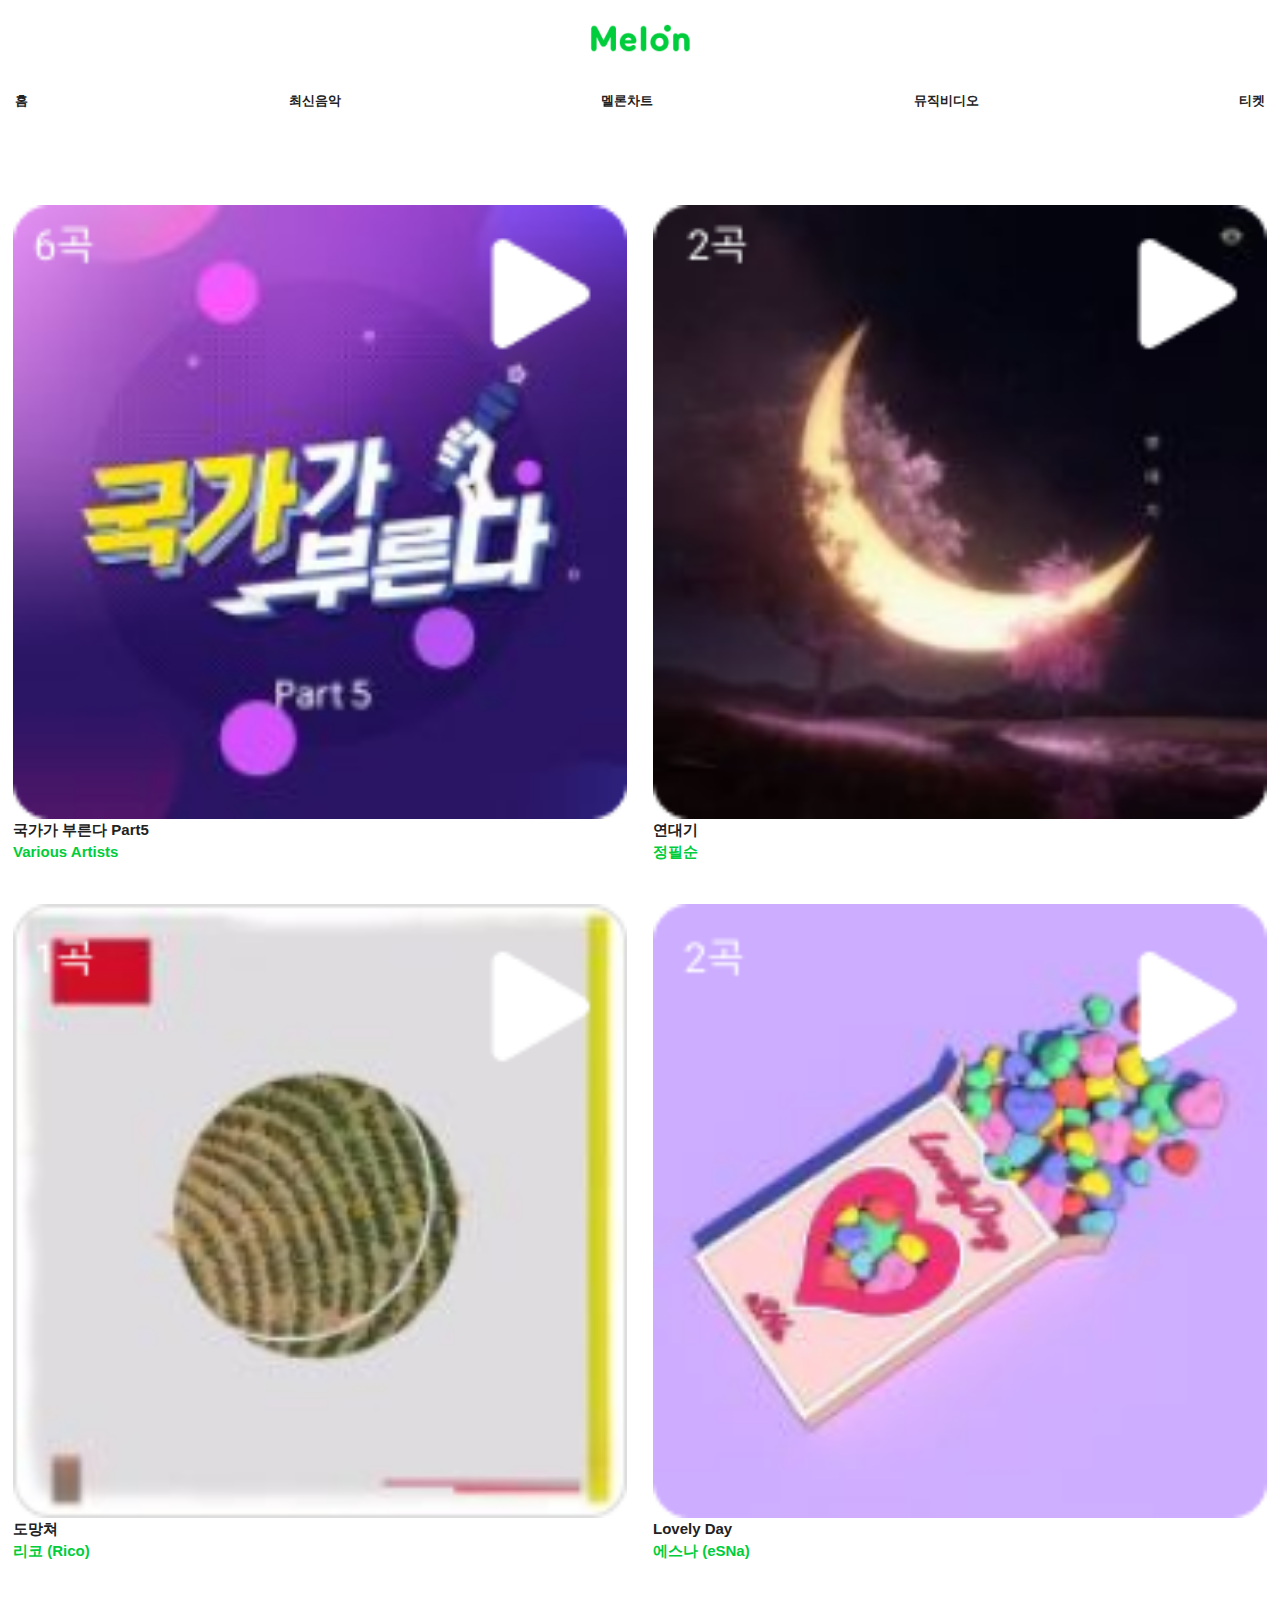
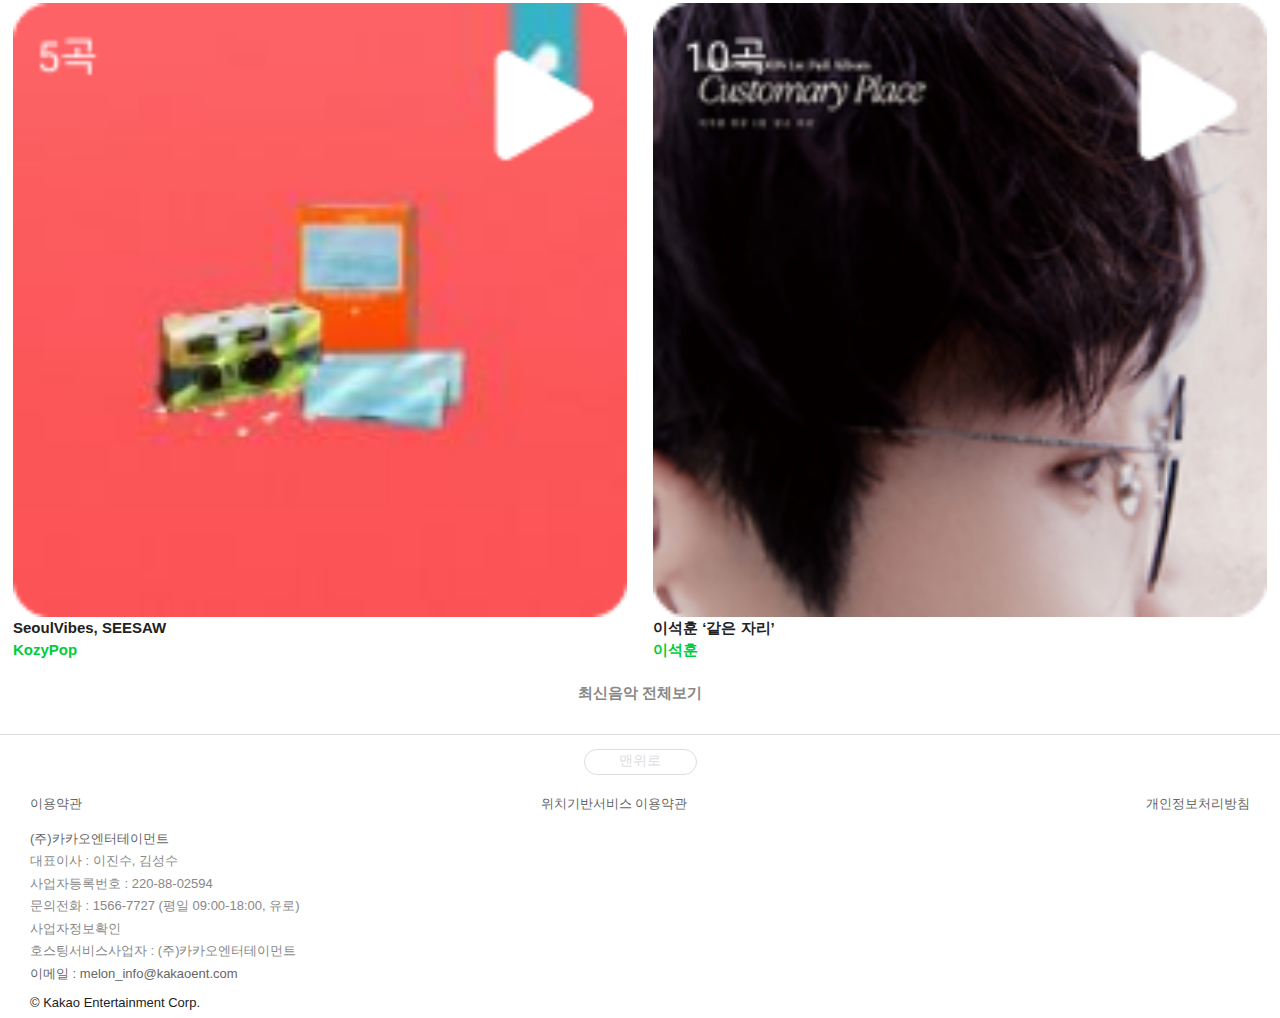
<file: project4/index.html>
<!DOCTYPE html>
<html lang="en">
<head>
    <meta charset="UTF-8">
    <meta http-equiv="X-UA-Compatible" content="IE=edge">
    <meta name="viewport" content="width=device-width, initial-scale=1.0">

    <!-- css -->
    <link rel="stylesheet" href="css/reset.css">
    <link rel="stylesheet" href="css/style.css">
    
    <!-- favicon -->
    <link rel="icon" sizes="57x57" href="./favicon/apple-icon-57x57.png">
    <link rel="icon" sizes="60x60" href="./favicon/apple-icon-60x60.png">
    <link rel="icon" sizes="72x72" href="./favicon/android-icon-72x72.png">
    <link rel="icon" sizes="76x76" href="./favicon/apple-icon-76x76.png">
    <link rel="icon" sizes="114x114" href="./favicon/apple-icon-114x114.png">
    <link rel="icon" sizes="120x120" href="./favicon/apple-icon-120x120.png">
    <link rel="icon" sizes="144x144" href="./favicon/android-icon-144x144.png">
    <link rel="icon" sizes="152x152" href="./favicon/apple-icon-152x152.png">
    <link rel="icon" sizes="180x180" href="./favicon/apple-icon-180x180.png">
    <link rel="icon" type="image/png" sizes="32x32" href="./favicon/favicon-32x32.png">
    <link rel="icon" type="image/png" sizes="96x96" href="./favicon/favicon-96x96.png">
    <link rel="icon" type="image/png" sizes="16x16" href="./favicon/favicon-16x16.png">
    <link rel="manifest" href="/manifest.json">
    <meta name="msapplication-TileColor" content="#ffffff">
    <meta name="msapplication-TileImage" content="/ms-icon-144x144.png">
    <meta name="theme-color" content="#ffffff">

    <!-- script,jquery cdn -->
    <script src="https://code.jquery.com/jquery-3.6.0.js" integrity="sha256-H+K7U5CnXl1h5ywQfKtSj8PCmoN9aaq30gDh27Xc0jk=" crossorigin="anonymous"></script>
    <script src="js/script.js" defer></script>
    

    <!-- google font -->
    <link rel='stylesheet' href='https://use.fontawesome.com/releases/v5.5.0/css/all.css' integrity='sha384-B4dIYHKNBt8Bc12p+WXckhzcICo0wtJAoU8YZTY5qE0Id1GSseTk6S+L3BlXeVIU' crossorigin='anonymous'>
    <title>Melon</title>
</head>
<body>
    <ul id="skip">
        <li><a href="#header">헤더바로가기</a></li>
        <li><a href="#section">메인바로가기</a></li>
        <li><a href="#footer">하단바로가기</a></li>
      </ul>
    <div id="wrap">
        <header id="header">
            <div class="header_top">
                <div class="barMenu">
                    <span><i class="fas fa-bars"></i></span>
                </div>
                <div class="logo">
                    <img src="./img/logo.png" alt="logo">
                </div>
                <div class="searchBar">
                    <span><i class="fas fa-search"></i></span>
                </div>
            </div>
            <div class="bottom_menu">
                <ul>
                    <li><a href="#">홈</a></li>
                    <li><a href="#">최신음악</a></li>
                    <li><a href="#">멜론차트</a></li>
                    <li><a href="#">뮤직비디오</a></li>
                    <li><a href="#">티켓</a></li>
                </ul>
            </div>
        </header>
        <section id="section">
            <div class="imgs">
                <ul>
                    <li>
                        <a href="#">
                            <img src="./img/section_img1.png" alt="img1">
                            <span>국가가 부른다 Part5</span>
                            <p>Various Artists</p>
                        </a>
                    </li>
                    <li>
                        <a href="#">
                            <img src="./img/section_img2.png" alt="img1">
                            <span>연대기</span>
                            <p>정필순</p>
                        </a>
                    </li>
                    <li>
                        <a href="#">
                            <img src="./img/section_img3.png" alt="img1">
                            <span>도망쳐</span>
                            <p>리코 (Rico)</p>
                        </a>
                    </li>
                    <li>
                        <a href="#">
                            <img src="./img/section_img4.png" alt="img1">
                            <span>Lovely Day</span>
                            <p>에스나 (eSNa)</p>
                        </a>
                    </li>
                    <li>
                        <a href="#">
                            <img src="./img/section_img5.png" alt="img1">
                            <span>SeoulVibes, SEESAW</span>
                            <p>KozyPop</p>
                        </a>
                    </li>
                    <li>
                        <a href="#">
                            <img src="./img/section_img6.png" alt="img1">
                            <span>이석훈 ‘같은 자리’</span>
                            <p>이석훈</p>
                        </a>
                    </li>
                </ul>
            </div>
            <p>최신음악 전체보기</p>
        </section>
        <footer id="footer">
            <div class="btn">
                <a href="#" title="맨위로">맨위로</a>
            </div>
            <div class="footer_text">
                <ul>
                    <li><a href="#">이용약관</a></li>
                    <li><a href="#">위치기반서비스 이용약관</a></li>
                    <li><a href="#">개인정보처리방침</a></li>
                </ul>
                <dl>
                    <dt>(주)카카오엔터테이먼트</dt>
                    <dd>대표이사 : 이진수, 김성수</dd>
                    <dd>사업자등록번호 : 220-88-02594</dd>
                    <dd>문의전화 : 1566-7727 (평일 09:00-18:00, 유로)</dd>
                    <dd>사업자정보확인</dd>
                    <dd>호스팅서비스사업자 : (주)카카오엔터테이먼트</dd>
                    <dt>이메일 : melon_info@kakaoent.com</dt>
                </dl>
                <p>© Kakao Entertainment Corp.</p>
            </div>
        </footer>
    </div>
    <div class="mobile_Nav">
        <div class="mobile_Nav_wrap">
            <div class="loginBtn">
                <div class="login_icon">
                    <img src="./img/icon/mobileMenu_icon.png" alt="login_ico">
                    <a href="./login.html" title="login">로그인하세요</a>
                </div>
                <div class="closeBtn">
                    <img src="./img/icon/menu_logo.png" alt="logo">
                    <span><i class="fas fa-times"></i></span>
                </div>
            </div>
            <div class="menu_text">
                <p>내 스타일에 맞는 이용권은?</p>
                <span><strong>회원등급</strong> 로그인 후 확인하세요</span>
            </div>
            <div class="menu">
                <ul>
                    <li><a href="#">멜론홈</a></li>
                    <li><a href="#">최신음악</a></li>
                    <li><a href="#">멜론차트</a></li>
                    <li><a href="#">뮤직비디오</a></li>
                    <li><a href="#">멜론뮤직어워드</a></li>
                    <li><a href="#">이벤트</a></li>
                    <li><a href="#">공지사항</a></li>
                    <li><a href="#">멜론 패밀리</a></li>
                    <li><a href="#">멜론 티켓</a></li>
                </ul>
            </div>
        </div>
    </div>
</body>
</html>
</file>
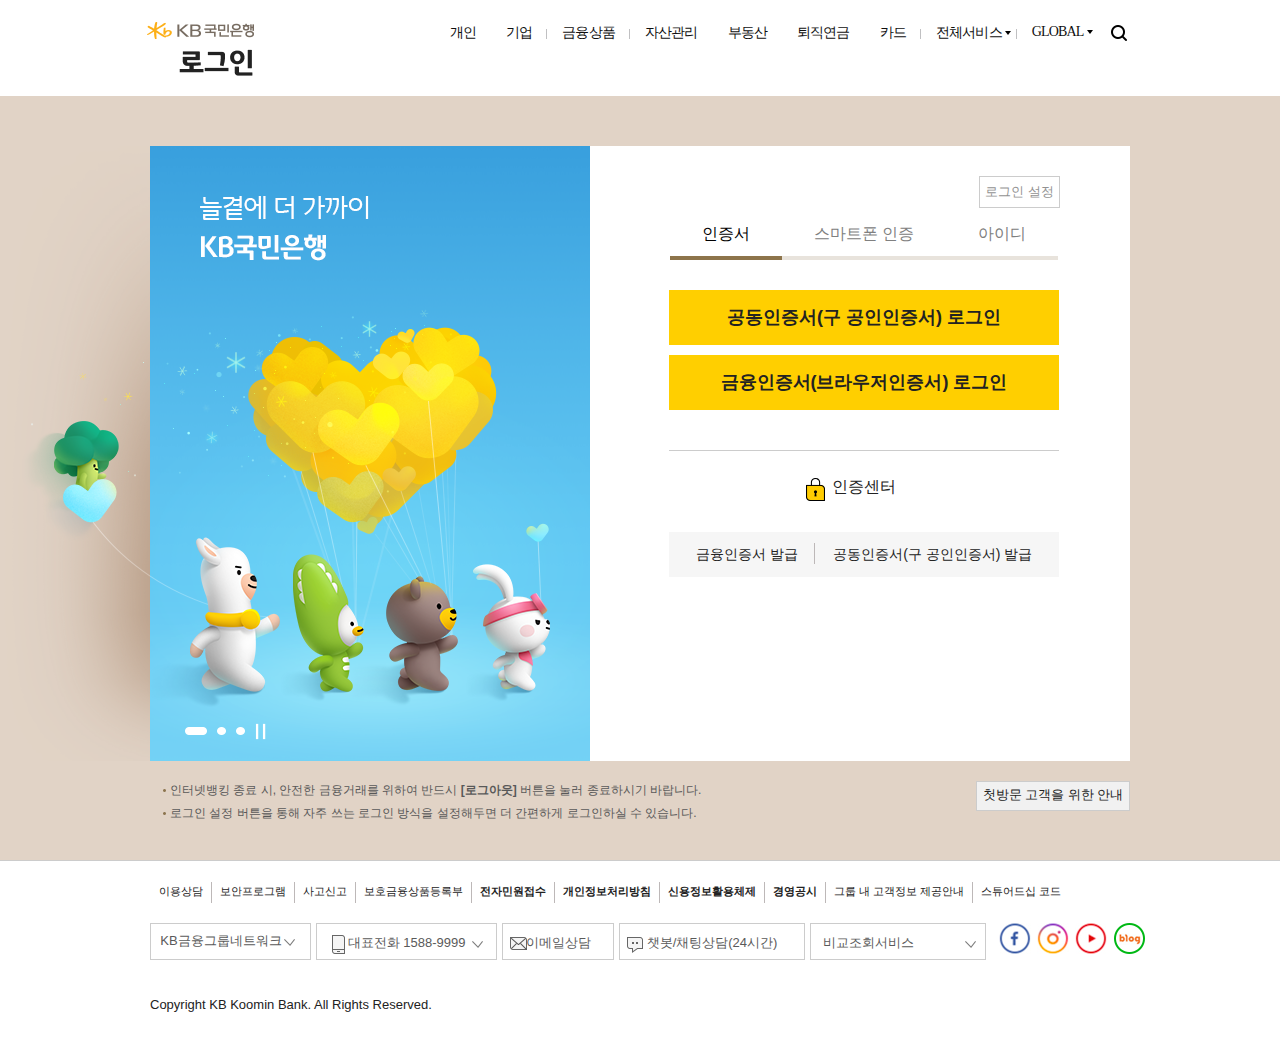
<file: project1/login.html>
<!DOCTYPE html>
<html lang="en">
<head>
    <meta charset="UTF-8">
    <meta http-equiv="X-UA-Compatible" content="IE=edge">
    <meta name="viewport" content="width=device-width, initial-scale=1.0">
    <title>로그인 페이지</title>
    <link rel="stylesheet" href="css/reset.css">
    <link rel="stylesheet" href="css/style2.css">
    <script src="js/jquery-1.12.4.min.js"></script>
    <script src="js/script1.js" defer></script>
</head>
<body>
    <div id="wrap">
        <div id="header">
            <div class="header-inner">
                <div class="logo"><a href="index.html" class="ir_pm"></a></div>
                <div class="nav">
                    <ul>
                        <li><a href="sub.html">개인</a>
                            <ul>
                                <li><a href="#">조회</a></li>
                                <li><a href="#">이체</a></li>
                                <li><a href="#">공과금</a></li>
                                <li><a href="#">뱅킹관리</a></li>
                                <li><a href="#">금융상품</a></li>
                                <li><a href="#">외환</a></li>
                            </ul>
                        </li>
                        <li><a href="#" class="line">기업</a>
                            <ul>
                                <li><a href="#">마이페이지</a></li>
                                <li><a href="#">조회</a></li>
                                <li><a href="#">이체</a></li>
                                <li><a href="#">Star CMS</a></li>
                                <li><a href="#">외환</a></li>
                                <li><a href="#">금융상품</a></li>
                                <li><a href="#">KB bridge</a></li>
                            </ul>
                        </li>
                        <li><a href="#" class="line">금융상품</a></li>
                        <li><a href="#">자산관리</a></li>
                        <li><a href="#">부동산</a></li>
                        <li><a href="#">퇴직연금</a></li>
                        <li><a href="#" class="line">카드</a></li>
                        <li class="allS"><a href="#" class="line linebtn">전체서비스</a>
                                <ul class="cf">
                                    <li><a href="#">금융서비스</a>
                                        <ul>
                                            <li><a href="#">에스크로이체</a></li>
                                            <li><a href="#">보안센터</a></li>
                                            <li><a href="#">인증센터(개인)</a></li>
                                            <li><a href="#">인증센터(기업)</a></li>
                                            <li><a href="#">Star CMS</a></li>
                                        </ul>
                                    </li>
                                    <li><a href="#">특화서비스</a>
                                        <ul>
                                            <li><a href="#">주택청약</a></li>
                                            <li><a href="#">국민주택채권</a></li>
                                            <li><a href="#">주택도시기금</a></li>
                                            <li><a href="#">스마트금융서비스</a></li>
                                            <li><a href="#">Liiv M</a></li>
                                            <li><a href="#">KB골든라이프X</a></li>
                                        </ul>
                                    </li>
                                    <li><a href="#">멤버십서비스</a>
                                        <ul>
                                            <li><a href="#">KB고객우대제도</a></li>
                                            <li><a href="#">GOLD&WISE</a></li>
                                        </ul>
                                    </li>
                                    <li><a href="#">KB와 함께</a>
                                        <ul>
                                            <li><a href="#">은행소개</a></li>
                                            <li><a href="#">지점안내</a></li>
                                            <li><a href="#">고객센터</a></li>
                                            <li><a href="#">KB정보광장</a></li>
                                            <li><a href="#">이벤트</a></li>
                                            <li><a href="#">희망금융클리닉</a></li>
                                            <li><a href="#">나라사랑서비스</a></li>
                                            <li><a href="#">KB굿잡</a></li>
                                        </ul>
                                    </li>
                                </ul>
                            </li>
                        <li class="global"><a href="#" class="linebtn">GLOBAL</a>
                            <ul>
                                <li><a href="#">LANGUAGE</a>
                                    <ul class="cf">
                                       <div class="submenu">
                                            <li><a href="#">English</a></li>
                                            <li><a href="#" class="fl">Japanese</a></li>
                                            <li><a href="#" class="Cn">Chinese</a></li>
                                       </div>
                                    </ul>
                                </li>
                                <li><a href="#">KB GLOBAL NETWORK</a>
                                    <ul class="cf">
                                      <div class="submenu1">
                                            <li><a href="#">Japan</a></li>
                                            <li><a href="#">New Zealand</a></li>
                                            <li><a href="#">China</a></li>
                                            <li><a href="#">Hong kong</a></li>
                                            <li><a href="#">Myanmar</a></li>
                                      </div>
                                        <div class="submenu2">
                                            <li><a href="#">UK</a></li>
                                            <li><a href="#">Cambodia</a></li>
                                            <li><a href="#">Vietnam</a></li>
                                            <li><a href="#">india</a></li>
                                        </div>
                                    </ul>
                                </li>
                            </ul>
                        </li>
                    </ul>
                </div>
                <div class="search"></div>
                <img class="login_img" src="./img/tit_login (1).png" alt="로그인">
            </div>
        </div>
        <div id="banner">
            <div class="banner-inner">
                <div class="banner-img fl">
                    <ul>
                        <li class="fl"><a class="ir_pm" href="#">슬라이드1</a> <img src="./img/Rounded Rectangle 1.png" alt=""></li>
                        <li class="fl"><a class="ir_pm" href="#">슬라이드2</a> <img src="./img/Ellipse 1.png" alt=""></li>
                        <li class="fl"><a class="ir_pm" href="#">슬라이드3</a> <img src="./img/Ellipse 1.png" alt=""></li>
                        <li class="fl"><a class="ir_pm" href="#">정지버튼</a> <img class="stop_icon" src="./img/login_banner_stop.png" alt=""></li>
                    </ul>
                </div>
                <div class="fl banner-right">
                    <a href="#">로그인 설정</a>
                    <ul>
                        <li class="fl  id"><a href="#">인증서</a></li>
                        <li class="fl"><a href="#">스마트폰 인증</a></li>
                        <li class="fl"><a href="#">아이디</a></li>
                    </ul>
                    <div class="tab_menu">
                        <ul>
                            <li class="tab_1">
                                <div class="tabshow">
                                        <div class="in_login_btn">
                                            <button>공동인증서(구 공인인증서) 로그인</button>
                                            <button>금융인증서(브라우저인증서) 로그인</button>
                                        </div>
                                        <button><a href="#">인증센터</a></button>
                                        <div class="s_box">
                                            <a href="#">금융인증서 발급</a><img src="./img/line_icon.png" alt="line">
                                            <a href="#">공동인증서(구 공인인증서) 발급</a>
                                        </div>
                                    </div>
                            </li>
                            <li class="tab_2">
                               <div class="tabshow">
                                    <div class="banner-right-inbtn">
                                        <ul>
                                            <li class="fl"><a href="#"><strong>KB모바일인증서</strong><br><br>보안카드/OTP없이<br>KB모마일인증서로<br>어느 PC에서나 인증 OK!</a></li>
                                            <li class="fl"><a href="#"><strong>공동인증서 <br>(구 공인인증서)</strong><br><small>(KB스타뱅킹 연동인증)</small><br>내 휴대폰에 있는 공동 인증서로<br>어느 PC에서나 인증 OK!</a></li>
                                            <li class="fl"><a href="#"><strong>KB든든간편인증</strong><br><br>보안카드/OTP없이<br>휴대폰으로 간편하게 로그인!</a></li>
                                            <li class="fl"><a href="#"><strong>뱅크사인</strong><br><br>블록체인기술 기반 서비스로<br>더욱 안전하고 편리하게 인증!</a></li>
                                        </ul>
                                    </div>
                                    <div class="banner-right-bottombtn">
                                        <a href="#">스마트폰을 이용한 인증 안내</a>
                                    </div>
                               </div>
                            </li>
                            <li class="tab_3">
                                <div class="tabshow">
                                         <div class="input">
                                             <input type="text" placeholder="아이디">
                                             <input type="password" placeholder="사용자암호">
                                         </div>
                                         <p><input type="checkbox" id="a"><label for="a">마우스로 입력</label></p>
                                         <button>로그인</button>
                                         <div class="s_box">
                                             <a href="#">아이디조회</a><img src="./img/line_icon.png" alt="line">
                                             <a href="#">사용자암호변경/재등록</a><img src="./img/line_icon.png" alt="line">
                                             <a href="#">회원가입</a>
                                         </div>
                                </div>
                             </li>
                        </ul>
                   </div>
                </div>
            </div>
           <div class="b_t">
                <ul class="banner_text">
                    <li><img src="./img/banner_text_Ellipse 1.png" alt=""> 인터넷뱅킹 종료 시, 안전한 금융거래를 위하여 반드시 <strong>[로그아웃]</strong> 버튼을 눌러 종료하시기 바랍니다.</li>
                    <li><img src="./img/banner_text_Ellipse 1.png" alt=""> 로그인 설정 버튼을 통해 자주 쓰는 로그인 방식을 설정해두면 더 간편하게 로그인하실 수 있습니다.</li>
                </ul>
                <a class="banner_text_box cf" href="#">첫방문 고객을 위한 안내</a>
           </div>
        </div>
        <div id="footer">
            <div class="footer_inner_top">
                <ul>
                    <li class="fl"><a href="#">이용상담</a></li>
                    <li class="fl"><a href="#">보안프로그램</a></li>
                    <li class="fl"><a href="#">사고신고</a></li>
                    <li class="fl"><a href="#">보호금융상품등록부</a></li>
                    <li class="fl"><a href="#">전자민원접수</a></li>
                    <li class="fl"><a href="#">개인정보처리방침</a></li>
                    <li class="fl"><a href="#">신용정보활용체제</a></li>
                    <li class="fl"><a href="#">경영공시</a></li>
                    <li class="fl"><a href="#">그룹 내 고객정보 제공안내</a></li>
                    <li class="fl"><a href="#">스튜어드십 코드</a></li>
                </ul>
            </div>
            <div class="footer_inner_bottom">
                <div class="bottom_text">
                    <ul>
                        <li class="fl depth_1_1"><a href="#">KB금융그룹네트워크</a>
                            <ul class="depth_2_1">
                                <li><a href="#">KB금융그룹</a></li>
                                <li><a href="#">KB증권</a></li>
                                <li><a href="#">KB손해보험</a></li>
                                <li><a href="#">KB국민카드</a></li>
                                <li><a href="#">푸르덴셜생명</a></li>
                                <li><a href="#">KB자산운용</a></li>
                                <li><a href="#">KB캐피탈</a></li>
                                <li><a href="#">KB생명보험</a></li>
                                <li><a href="#">KB부동산신탁</a></li>
                                <li><a href="#">KB저축은행</a></li>
                                <li><a href="#">KB인베스트먼트</a></li>
                                <li><a href="#">KB데이타시스템</a></li>
                                <li><a href="#">KB신용정보</a></li>
                                <li><a href="#">KB경영연구소</a></li>
                            </ul>
                        </li>
                        <li class="fl depth_1_2"><a href="#">대표전화 1588-9999</a>
                            <dl class="depth_2_2">
                                <dt class="fl dt1">대표전화</dt>
                                <dd class="first cf">
                                    <ul >
                                        <li>1588-9999, 1599-9999, 1644-9999</li>
                                        <li class="border-bottom"><span class="cf">해외에서 국내로 걸 때</span>"+82-2-6300-9999" </li>
                                        <li >"대출 단기연체 및 만기안내"<br><em>1588-9008</em></li>
                                        <li><span class="cf">해외에서 국내로 걸 때</span>"82-42-603-0711"</li>
                                    </ul>
                                </dd>
                                <span></span>
                                <dt class="fl">상담전용</dt>
                                <dd class="second">
                                    <ul >
                                        <li class="cf border-bottom">"1800-9999"<span class="cf">(분실 및 사고신고 제외)</span></li>
                                        <li>투자상품 승낙확인<br><em>1833-3938</em></li>
                                        <li><span class="cf">해외에서 국내로 걸 때</span>+82-1833-3938</li>
                                    </ul>
                                </dd>
                                <span></span>
                                <dt class="fl">기업전용</dt>
                                <dd>1599-9499</dd>
                                <span></span>
                                <dt class="fl">기업(B2B)</dt>
                                <dd>1566-9944</dd>
                                <span></span>
                                <dt class="fl">외국인전용</dt>
                                <dd>1599-4477</dd>
                                <span></span>
                                <dt class="fl"> 어르신전용</dt>
                                <dd>1644-3308</dd>
                            </dl>
                        </li>
                        <li class="fl depth_1_3"><a href="#">이메일상담</a></li>
                        <li class="fl depth_1_4"><a href="#">챗봇/채팅상담(24시간)</a></li>
                        <li class="fl depth_1_5"><a href="#">비교조회서비스</a>
                            <ul class="depth_2_3">
                                <li><a href="#">은행금리비교</a></li>
                                <li><a href="#">금융상품 한눈에</a></li>
                                <li><a href="#">금융소비자정보포털'사인'</a></li>
                            </ul>
                        </li>
                    </ul>
                </div>
                <div class="bottom_icon">
                    <ul>
                        <li class="fl"><a href="#"><span class="ir_pm">페이스북</span></a></li>
                        <li class="fl"><a href="#"><span class="ir_pm">인스타그램</span></a></li>
                        <li class="fl"><a href="#"><span class="ir_pm">youtube</span></a></li>
                        <li class="fl"><a href="#"><span class="ir_pm">blog</span></a></li>
                    </ul>
                </div>
                <p class="b_text">Copyright KB Koomin Bank. All Rights Reserved.</p>
                <span class="b_icon"><span class="ir_pm">2021년국가고객만족도(NCSI) 은행부문 15회 1위</span></span>
                <a href="#"><span class="ir_pm">과학기술정보통신부</span></a>
            </div>
    </div>
</body>
</html>
</file>
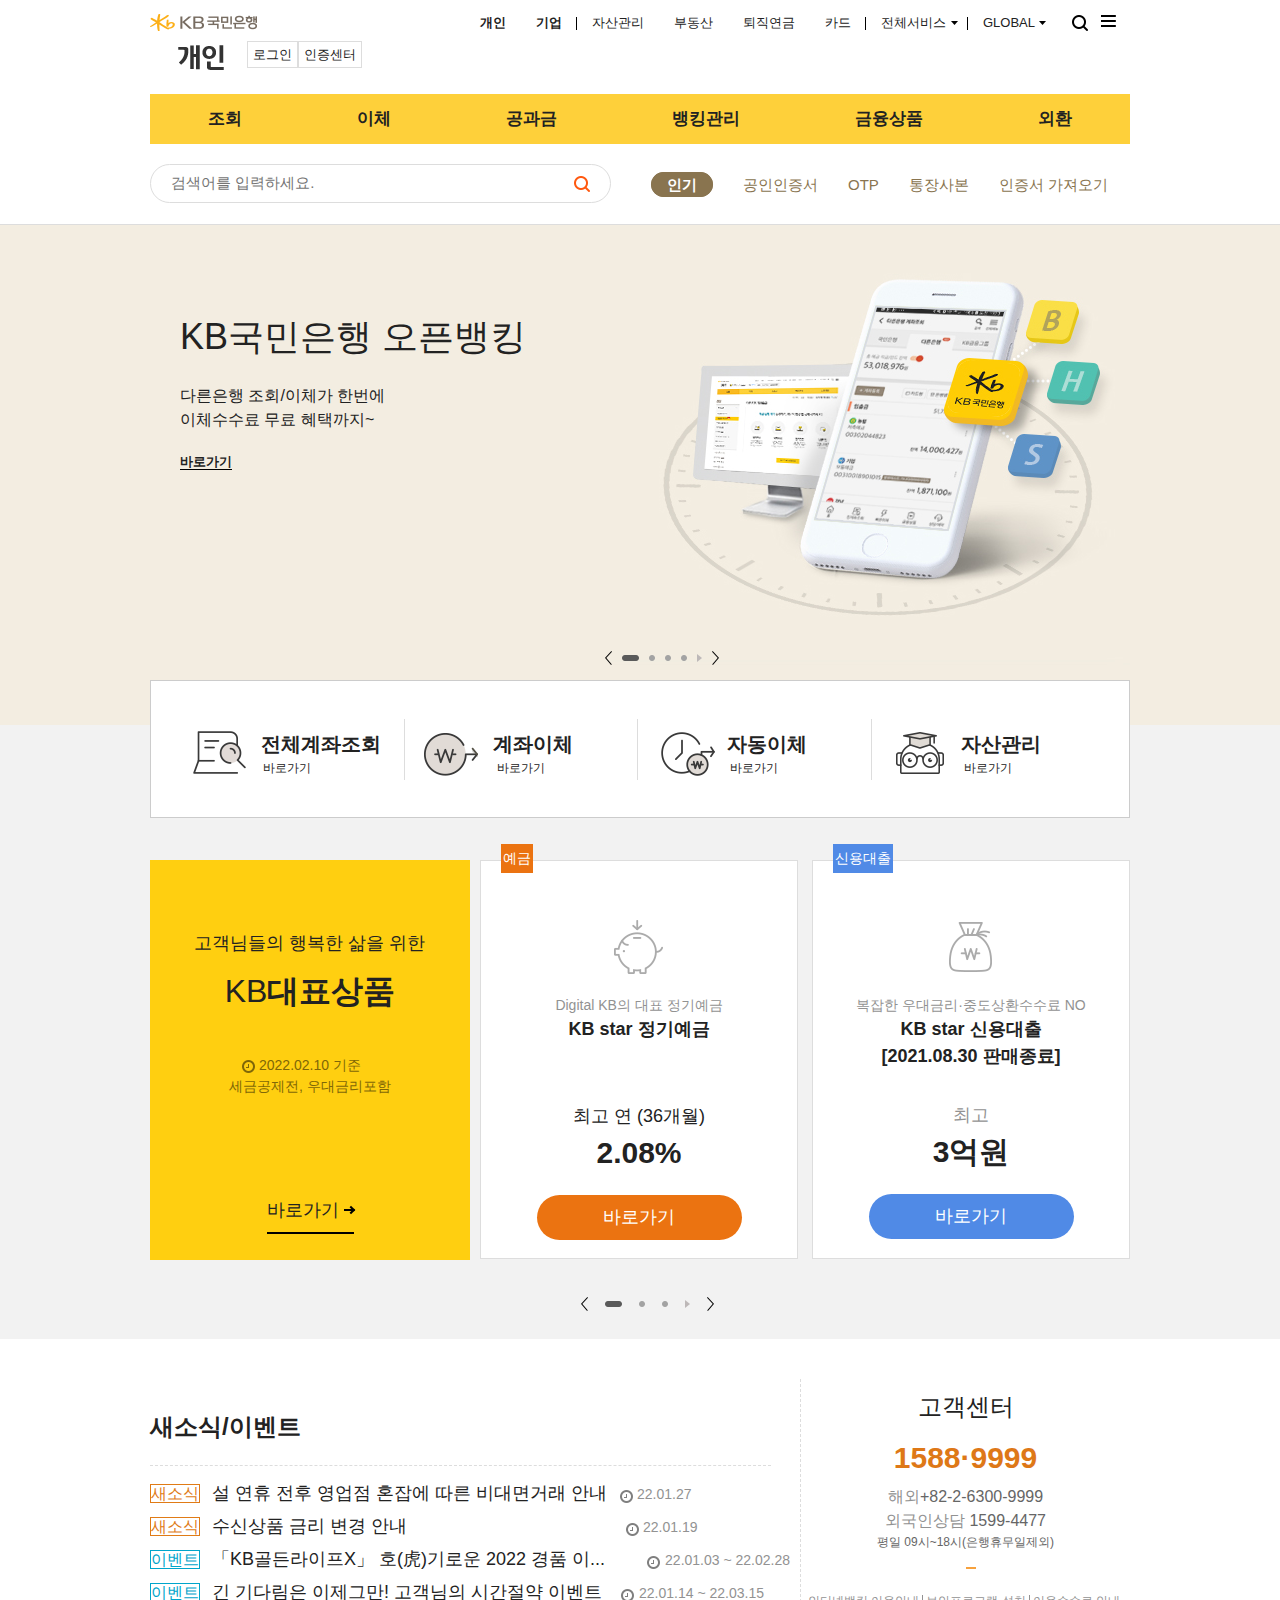
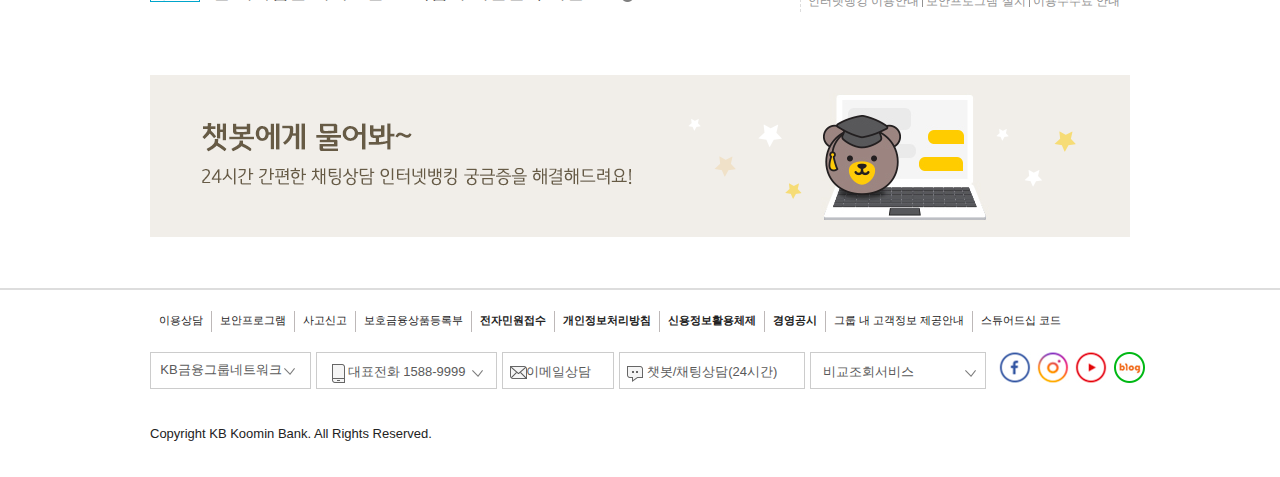
<file: project1/sub.html>
<!DOCTYPE html>
<html lang="en">
<head>
    <meta charset="UTF-8">
    <meta http-equiv="X-UA-Compatible" content="IE=edge">
    <meta name="viewport" content="width=device-width, initial-scale=1.0">
    <title>개인</title>
    <link rel="stylesheet" href="css/reset.css">
    <link rel="stylesheet" href="css/style6.css">
</head>
<body>
    <div id="wrap">
        <div id="header">
            <div class="header-top">
                <div class="logo"><a href="index1.html" class="ir_so"></a></div> <!--/1 -->
                <div class="nav">
                    <ul>
                        <li class="bold"><a href="#">개인</a></li>
                        <li class="bold line"><a href="#">기업</a></li>
                        <li><a href="#">자산관리</a></li>
                        <li><a href="#">부동산</a></li>
                        <li><a href="#">퇴직연금</a></li>
                        <li class="line"><a href="#">카드</a></li>
                        <li class="allS line"><a href="#">전체서비스</a>
                                <ul class="cf">
                                    <li><a href="#">금융서비스</a>
                                        <ul>
                                            <li><a href="#">에스크로이체</a></li>
                                            <li><a href="#">보안센터</a></li>
                                            <li><a href="#">인증센터(개인)</a></li>
                                            <li><a href="#">인증센터(기업)</a></li>
                                            <li><a href="#">Star CMS</a></li>
                                        </ul>
                                    </li>
                                    <li><a href="#">특화서비스</a>
                                        <ul>
                                            <li><a href="#">주택청약</a></li>
                                            <li><a href="#">국민주택채권</a></li>
                                            <li><a href="#">주택도시기금</a></li>
                                            <li><a href="#">스마트금융서비스</a></li>
                                            <li><a href="#">Liiv M</a></li>
                                            <li><a href="#">KB골든라이프X</a></li>
                                        </ul>
                                    </li>
                                    <li><a href="#">멤버십서비스</a>
                                        <ul>
                                            <li><a href="#">KB고객우대제도</a></li>
                                            <li><a href="#">GOLD&WISE</a></li>
                                        </ul>
                                    </li>
                                    <li><a href="#">KB와 함께</a>
                                        <ul>
                                            <li><a href="#">은행소개</a></li>
                                            <li><a href="#">지점안내</a></li>
                                            <li><a href="#">고객센터</a></li>
                                            <li><a href="#">KB정보광장</a></li>
                                            <li><a href="#">이벤트</a></li>
                                            <li><a href="#">희망금융클리닉</a></li>
                                            <li><a href="#">나라사랑서비스</a></li>
                                            <li><a href="#">KB굿잡</a></li>
                                        </ul>
                                    </li>
                                </ul>
                            </li>
                        <li class="global"><a href="#">GLOBAL</a></li>
                        <li class="search"><a href="#"></a></li>
                        <li class="line3"><a href="#"><img src="./img/m_icon.png" alt=""></a></li>
                    </ul>
                </div><!-- /2 -->
            </div><!-- /top -->
            <div class="header-center">
                <div class="h-c-btn">
                    <ul>
                        <li><a href="#"><img src="./img/single_tit_obank.png" alt="개인"></a></li>
                        <li><span><a href="./login.html">로그인</a><a href="#">인증센터</a></span></li>
                    </ul>
                </div><!-- /h-c-btn -->
                <div class="center-nav">
                    <div class="center-nav-inner"> 
                        <ul>
                            <li><a href="#">조회</a>
                               <div class="submenu100_1">
                                    <ul>
                                        <li class="fl"><a href="#">계좌조회</a>
                                            <ul>
                                                <li><a href="#">국민은행 계좌조회</a></li>
                                                <li><a href="#">다른금융 조회</a></li>
                                                <li><a href="#">KB금융그룹통합 조회</a></li>
                                                <li><a href="#">휴먼계좌 조회</a></li>
                                                <li><a href="#">전자통장 조회</a></li>
                                                <li><a href="#">장기미거래신탁계좌 조회</a></li>
                                                <li><a href="#">통합 ID계좌조회</a></li>
                                                <li><a href="#">착오송금 반환 동의</a></li>
                                                <li><a href="#">다른금융 착오송금 반환 신청</a></li>
                                            </ul>
                                        </li>
                                        <li class="fl"><a href="#">거래내역 조회</a>
                                            <ul>
                                                <li><a href="#">거래내역 조회</a></li>
                                                <li><a href="#">다른금융 통합거래내역조회</a></li>
                                            </ul>
                                        </li>
                                        <li class="fl"><a href="#">전자어음 조회</a>
                                            <ul>
                                                <li><a href="#">수취어음 조회</a></li>
                                                <li><a href="#">배서어음 조회</a></li>
                                                <li><a href="#">반환관련어음 조회</a></li>
                                                <li><a href="#">부도어음반환</a></li>
                                                <li><a href="#">상환청구</a></li>
                                                <li><a href="#">보증전자어음</a></li>
                                                <li><a href="#">배서보증요청/결과내역 조회</a></li>
                                                <li><a href="#">만기결제어음 조회</a></li>
                                                <li><a href="#">부도어음 조회</a></li>
                                                <li><a href="#">상황청구 정보조회</a></li>
                                                <li><a href="#">사고신고 정보조회</a></li>
                                                <li><a href="#">확인증</a></li>
                                            </ul>
                                        </li>
                                        <li class="fl"><a href="#">에스크로 조회</a></li>
                                        <li class="fl"><a href="#">수표어음 조회</a>
                                            <ul>
                                                <li><a href="#">자기앞수표 조회</a></li>
                                                <li><a href="#">My자기앞수표 발행내역 조회</a></li>
                                                <li><a href="#">당좌수표/어음 조회</a></li>
                                                <li><a href="#">당좌수표/어음번호별 조회</a></li>
                                            </ul>
                                        </li>
                                        <li class="right"><a href="#">어카운트인포</a></li>
                                        <li class="fl"><a href="#">계약서류 관리</a>
                                            <ul>
                                                <li><a href="#">예금</a></li>
                                                <li><a href="#">펀드</a></li>
                                                <li><a href="#">신탁/ISA</a></li>
                                                <li><a href="#">외화</a></li>
                                                <li><a href="#">골드</a></li>
                                                <li><a href="#">퇴직연금</a></li>
                                            </ul>
                                        </li>
                                    </ul>
                               </div>
                            </li>
                            <li><a href="#">이체</a>
                                <div class="submenu100_2">
                                    <ul>
                                        <li class="fl"><a href="#">계좌이체</a>
                                            <ul>
                                                <li><a href="#">계좌이체</a></li>
                                                <li><a href="#">다른금융 계좌이체</a></li>
                                                <li><a href="#">다계좌이체</a></li>
                                                <li><a href="#">잔액 모으기</a></li>
                                                <li><a href="#">잔액 모으기 예약</a></li>
                                                <li><a href="#">잔액 모으기 예약 관리</a></li>
                                                <li><a href="#">퇴직급여(개인형IRP)이체</a></li>
                                                <li><a href="#">통합ID이체</a></li>
                                            </ul>
                                        </li>
                                        <li class="fl"><a href="#">이체결과 조회</a>
                                            <ul>
                                                <li><a href="#">계좌이체결과 조회</a></li>
                                                <li><a href="#">다른금융계좌 이체결과조회</a></li>
                                                <li><a href="#">잔액 모으기 예약 결과조회</a></li>
                                                <li><a href="#">전화승인결과 조회</a></li>
                                                <li><a href="#">통합ID 이체결과 조회</a></li>
                                            </ul>
                                        </li>
                                        <li class="fl"><a href="#">자동이체</a>
                                            <ul>
                                                <li><a href="#">자동이체내역 조회/해지/변경</a></li>
                                                <li><a href="#">자동이체 등록</a></li>
                                                <li><a href="#">자동이체결과확인증</a></li>
                                            </ul>
                                        </li>
                                        <li class="fl"><a href="#">에스크로 이체</a>
                                            <ul>
                                                <li><a href="#">에스크로 이체</a></li>
                                                <li><a href="#">에스크로 이체결과 조회</a></li>
                                            </ul>
                                        </li>
                                        <li class="fl"><a href="#">자동이체 서비스</a>
                                            <ul>
                                                <li><a href="#">자동이체통합관리 서비스란?</a></li>
                                                <li><a href="#">자동이체 계좌변경</a></li>
                                                <li><a href="#">자동납부 계좌조회/출금계좌변경</a></li>
                                                <li><a href="#">자동납부 변경신청결과 조회</a></li>
                                                <li><a href="#">자동송금 계좌조회/출금계좌변경</a></li>
                                                <li><a href="#">자동송금 변경신청결과 조회</a></li>
                                            </ul>
                                        </li>
                                    </ul>
                                </div>
                            </li>
                            <li><a href="#">공과금</a>
                                <div class="submenu100_3">
                                    <ul>
                                        <li class="fl"><a href="#">MY 공과금</a>
                                            <ul>
                                                <li><a href="#">공과금 등록/관리</a></li>
                                                <li><a href="#">공과금 조회/납부</a></li>
                                                <li><a href="#">납부확인증 보관함</a></li>
                                                <li><a href="#">예약납부등록</a></li>
                                                <li><a href="#">예약납부조회/취소</a></li>
                                            </ul>
                                        </li>
                                        <li class="fl"><a href="#">지로/생활요금/CMS/펌뱅킹</a>
                                            <ul>
                                                <li><a href="#">지로 납부/관리</a></li>
                                                <li><a href="#">생활요금 납부</a></li>
                                                <li><a href="#">납부내역 조회/취소</a></li>
                                                <li><a href="#">자동납부 등록/해지</a></li>
                                            </ul>
                                        </li>
                                        <li class="fl"><a href="#">지방세</a>
                                            <ul>
                                                <li><a href="#">지방세 납부</a></li>
                                                <li><a href="#">세외수입납부</a></li>
                                                <li><a href="#">기타세입금</a></li>
                                                <li><a href="#">환경개선부담금</a></li>
                                                <li><a href="#">납부내역조회</a></li>
                                            </ul>
                                        </li>
                                        <li class="fl"><a href="#">4대보험료</a>
                                            <ul>
                                                <li><a href="#">통합사회보험료납부(연금/건강/고용/산재)</a></li>
                                                <li><a href="#">국민연금납부(반납금/추납보험료)</a></li>
                                                <li><a href="#">산재보험료납부(연납/분기납)</a></li>
                                                <li><a href="#">고용보험료납부(연납/분기납)</a></li>
                                                <li><a href="#">고용/산재자진납부</a></li>
                                                <li><a href="#">납부내역조회</a></li>
                                            </ul>
                                        </li>
                                        <li class="fl"><a href="#">국세/관세</a>
                                            <ul>
                                                <li><a href="#">국세</a></li>
                                                <li><a href="#">관세</a></li>
                                                <li><a href="#">납부내역조회</a></li>
                                            </ul>
                                        </li>
                                        <li class="right"><a href="#">기금/국고</a>
                                            <ul>
                                                <li><a href="#">기금/국고납부</a></li>
                                                <li><a href="#">납부내역조회</a></li>
                                            </ul>
                                        </li>
                                        <li class="fl"><a href="#">범칙/벌과금</a>
                                            <ul>
                                                <li><a href="#">범칙/벌과금 납부</a></li>
                                                <li><a href="#">납부내역조회</a></li>
                                            </ul>
                                        </li>
                                        <li class="fl"><a href="#">대학등록금</a>
                                            <ul>
                                                <li><a href="#">등록금 납부</a></li>
                                                <li><a href="#">납부조회/취소</a></li>
                                            </ul>
                                        </li>
                                    </ul>
                                </div>
                            </li>
                            <li><a href="#">뱅킹관리</a>
                                <div class="submenu100_4">
                                    <ul>
                                        <li class="fl"><a href="#">제증명발급</a>
                                            <ul>
                                                <li><a href="#">연말정산증명서</a></li>
                                                <li><a href="#">통장사본</a></li>
                                                <li><a href="#">예금잔액증명서</a></li>
                                                <li><a href="#">예금잔액증명서 영업점 발급신청</a></li>
                                                <li><a href="#">금융거래확인서</a></li>
                                                <li><a href="#">금융거래확인서 예약내역 조회/발급</a></li>
                                                <li><a href="#">부채증명서</a></li>
                                                <li><a href="#">원천징수영수증 발급</a></li>
                                                <li><a href="#">금융소득종합과세 조회</a></li>
                                                <li><a href="#">증명서재출력</a></li>
                                                <li><a href="#">통장/인감분실 재발행 및 예금잔액증명서 발급내역 조회</a></li>
                                                <li><a href="#">통장/인감분실 재발행 신청</a></li>
                                                <li><a href="#">펀드판매사이동 계좌확인서</a></li>
                                            </ul>
                                        </li>
                                        <li class="fl"><a href="#">계좌관리</a>
                                            <ul>
                                                <li><a href="#">출금계좌 등록/삭제/순위변경</a></li>
                                                <li><a href="#">계좌비밀번호 신규/변경</a></li>
                                                <li><a href="#">계좌별명등록/변경/삭제</a></li>
                                                <li><a href="#">빠른조회 서비스 등록/해지</a></li>
                                                <li><a href="#">전자금융거래 제한계좌등록</a></li>
                                                <li><a href="#">KB내맘대로 계좌번호서비스</a></li>
                                                <li><a href="#">자동화기기 이용번호 변경</a></li>
                                                <li><a href="#">계좌뷰서비스 해지</a></li>
                                                <li><a href="#">계좌숨기기 관리</a></li>
                                            </ul>
                                        </li>
                                        <li class="fl"><a href="#">이체관리</a>
                                            <ul>
                                                <li><a href="#">자주쓰는계좌 등록/삭제</a></li>
                                                <li><a href="#">단축이체 등록/삭제</a></li>
                                                <li><a href="#">입금계좌 등록/삭제</a></li>
                                                <li><a href="#">즉시입금계좌 등록/삭제</a></li>
                                                <li><a href="#">장기미사용이체제한 조회/해제</a></li>
                                                <li><a href="#">이체한도 조회/감액</a></li>
                                                <li><a href="#">빠른이체서비스 해지</a></li>
                                            </ul>
                                        </li>
                                        <li class="fl"><a href="#">인터넷 뱅킹관리</a>
                                            <ul>
                                                <li><a href="#">ID조회/사용자암호 재설정</a></li>
                                                <li><a href="#">인터넷뱅킹 해지</a></li>
                                            </ul>
                                        </li>
                                        <li class="fl"><a href="#">통합ID서비스</a>
                                            <ul>
                                                <li><a href="#">통합ID서비스 신청/변경/해지</a></li>
                                                <li><a href="#">통합ID 출금계좌등록/삭제</a></li>
                                                <li><a href="#">통합ID 출금계좌 순위변경</a></li>
                                            </ul>
                                        </li>
                                        <li class="fl"><a href="#">통지서비스</a>
                                            <ul>
                                                <li><a href="#">KB스타뱅킹 알림서비스</a></li>
                                                <li><a href="#">입출금내역 자동통지 서비스</a></li>
                                                <li><a href="#">납입일고지 SMS 서비스</a></li>
                                                <li><a href="#">KB스타알림 서비스</a></li>
                                            </ul>
                                        </li>
                                        <li class="fl"><a href="#">이용안내</a>
                                            <ul>
                                                <li><a href="#">첫 방문 고객을 위한 안내</a></li>
                                                <li><a href="#">인터넷뱅킹 FAQ</a></li>
                                                <li><a href="#">이용시간 안내</a></li>
                                                <li><a href="#">인터넷뱅킹 이용안내</a></li>
                                                <li><a href="#">이용수수료 안내</a></li>
                                                <li><a href="#">이용 시 혜택안내</a></li>
                                                <li><a href="#">이용약관 안내</a></li>
                                            </ul>
                                        </li>
                                    </ul>
                                </div>
                            </li>
                            <li><a href="#">금융상품</a>
                                <div class="submenu100_5">
                                    <ul>
                                        <li class="fl"><a href="#">예금</a>
                                            <ul>
                                                <li><a href="#">예금 상품/가입</a></li>
                                                <li><a href="#">판매중지상품</a></li>
                                                <li><a href="#">예금 조회/해지</a></li>
                                                <li><a href="#">예금 관리</a></li>
                                                <li><a href="#">예금 가이드</a></li>
                                            </ul>
                                        </li>
                                        <li class="fl"><a href="#">펀드</a>
                                            <ul>
                                                <li><a href="#">펀드 상품/가입</a></li>
                                                <li><a href="#">펀드 입금/환매/조회</a></li>
                                                <li><a href="#">펀드 관리</a></li>
                                                <li><a href="#">연금저축펀드</a></li>
                                                <li><a href="#">펀드 투자정보</a></li>
                                            </ul>
                                        </li>
                                        <li class="fl"><a href="#">대출</a>
                                            <ul>
                                                <li><a href="#">대출상품/신청</a></li>
                                                <li><a href="#">대출진행현황</a></li>
                                                <li><a href="#">대출관리</a></li>
                                                <li><a href="#">대출 가이드</a></li>
                                                <li><a href="#">신용평가 및 여신심사 자료제출</a></li>
                                            </ul>
                                        </li>
                                        <li class="fl"><a href="#">신탁</a>
                                            <ul>
                                                <li><a href="#">신탁 상품</a></li>
                                                <li><a href="#">신탁 조회/입금/해지</a></li>
                                                <li><a href="#">신탁 관리</a></li>
                                                <li><a href="#">연금저축신탁 비교공시</a></li>
                                                <li><a href="#">스튜어드십 코드</a></li>
                                                <li><a href="#">채권상품 안내</a></li>
                                            </ul>
                                        </li>
                                        <li class="fl"><a href="#">ISA</a>
                                            <ul>
                                                <li><a href="#">ISA 상품/가입</a></li>
                                                <li><a href="#">ISA 조회/입금</a></li>
                                                <li><a href="#">ISA 해지(일임형)</a></li>
                                                <li><a href="#">ISA 관리</a></li>
                                                <li><a href="#">ISA 가이드</a></li>
                                            </ul>
                                        </li>
                                        <li class="right"><a href="#">보험/공제</a>
                                            <ul>
                                                <li><a href="#">보험상품</a></li>
                                                <li><a href="#">보험 가입</a></li>
                                                <li><a href="#">보험 조회/입금</a></li>
                                                <li><a href="#">노란우산공제</a></li>
                                                <li><a href="#">보험 가이드</a></li>
                                                <li><a href="#">판매중지상품</a></li>
                                            </ul>
                                        </li>
                                        <li class="fl"><a href="#">골드</a>
                                            <ul>
                                                <li><a href="#">KB골드뱅킹</a></li>
                                                <li><a href="#">골드바</a></li>
                                                <li><a href="#">실버바</a></li>
                                                <li><a href="#">기념주화/기념메달</a></li>
                                            </ul>
                                        </li>
                                        <li class="fl"><a href="#">외화예금</a>
                                            <ul>
                                                <li><a href="#">외화예금상품/가입</a></li>
                                                <li><a href="#">외화예금 추가입금</a></li>
                                                <li><a href="#">외화예금 조회/해지</a></li>
                                                <li><a href="#">외화예금 금리안내</a></li>
                                            </ul>
                                        </li>
                                    </ul>
                                </div>
                            </li>
                            <li><a href="#">외환</a>
                                <div class="submenu100_6">
                                    <ul>
                                        <li class="fl"><a href="#">외환정보관리</a>
                                            <ul>
                                                <li><a href="#">영문정보관리</a></li>
                                                <li><a href="#">외화송금주소록</a></li>
                                                <li><a href="#">외환알림서비스</a></li>
                                                <li><a href="#">거래외국환은행지정</a></li>
                                                <li><a href="#">SWIFT전신문조회</a></li>
                                            </ul>
                                        </li>
                                        <li class="fl"><a href="#">환율</a>
                                            <ul>
                                                <li><a href="#">환율조회</a></li>
                                                <li><a href="#">환율동향정보</a></li>
                                                <li><a href="#">환율알림서비스</a></li>
                                                <li><a href="#">환율배너</a></li>
                                                <li><a href="#">환율계산기</a></li>
                                            </ul>
                                        </li>
                                        <li class="fl"><a href="#">환전</a>
                                            <ul>
                                                <li><a href="#">환전신청</a></li>
                                                <li><a href="#">맞춤환전</a></li>
                                                <li><a href="#">환전조회/관리</a></li>
                                            </ul>
                                        </li>
                                        <li class="fl"><a href="#">해외송금보내기</a>
                                            <ul>
                                                <li><a href="#">바로송금</a></li>
                                                <li><a href="#">정기예약송금</a></li>
                                                <li><a href="#">웨스턴유니온송금</a></li>
                                                <li><a href="#">보낸송금내용변경/반환신청</a></li>
                                                <li><a href="#">보낸송금내역조회</a></li>
                                            </ul>
                                        </li>
                                        <li class="fl"><a href="#">해외송금받기</a>
                                            <ul>
                                                <li><a href="#">받은송금내역조회</a></li>
                                                <li><a href="#">받을송금조회/관리(미입금분)</a></li>
                                            </ul>
                                        </li>
                                        <li class="right"><a href="#">국내외화이체</a>
                                            <ul>
                                                <li><a href="#">외화이체(외화예금입출금포함)</a></li>
                                                <li><a href="#">외화자동이체</a></li>
                                                <li><a href="#">외화이체내역조회</a></li>
                                            </ul>
                                        </li>
                                        <li class="fl"><a href="#">환율픽(Pick)</a>
                                            <ul>
                                                <li><a href="#">서비스안내</a></li>
                                                <li><a href="#">서비스신청/변경/해지</a></li>
                                                <li><a href="#">거래주문</a></li>
                                                <li><a href="#">거래주문내역조회/변경/취소</a></li>
                                                <li><a href="#">환율고시</a></li>
                                                <li><a href="#">환율고시내역조회</a></li>
                                                <li><a href="#">마이딜링룸PRO</a></li>
                                            </ul>
                                        </li>
                                        <li class="fl"><a href="#">외화수표</a>
                                            <ul>
                                                <li><a href="#">외화송금수표보내기</a></li>
                                                <li><a href="#">외화송금수표보낸내역조회</a></li>
                                                <li><a href="#">외화수표환전내역조회</a></li>
                                            </ul>
                                        </li>
                                        <li class="fl"><a href="#">해외투자</a>
                                            <ul>
                                                <li><a href="#">해외투자사후보고대상</a></li>
                                                <li><a href="#">해외직접투자안내</a></li>
                                                <li><a href="#">해외부동산투자안내</a></li>
                                            </ul>
                                        </li>
                                    </ul>
                                </div>
                            </li>
                        </ul>
                    </div>
                </div>
            </div><!-- /center -->
            <div class="header-bottom">
                <div class="h_b_searchbar fl">
                    <label for="sch"></label>
                    <input type="text" id="sch" name="sch" placeholder="검색어를 입력하세요.">
                </div>
                <div class="sch_icon"><a href="#"></a></div>
                <div class="h_b_nav fl">
                    <ul>
                        <li class="nav_btn"><a href="#">인기</a></li>
                        <li><a href="#">공인인증서</a></li>
                        <li><a href="#">OTP</a></li>
                        <li><a href="#">통장사본</a></li>
                        <li><a href="#">인증서 가져오기</a></li>
                    </ul>
                </div>
            </div>
        </div>
        <div id="content">
            <div class="content_top">
                <div class="content_top_inner">
                    <ul>
                        <li class="slide_1">
                            <span>KB국민은행 오픈뱅킹</span>
                            <p>다른은행 조회/이체가 한번에<br>
                                이체수수료 무료 혜택까지~</p>
                            <a href="#">바로가기</a>
                        </li>
                        <li class="slide_2">
                            <span>KB국민은행 오픈뱅킹</span>
                            <p>다른은행 조회/이체가 한번에<br>
                                이체수수료 무료 혜택까지~</p>
                            <a href="#">바로가기</a>
                        </li>
                        <li class="slide_3">
                            <span>KB국민은행 오픈뱅킹</span>
                            <p>다른은행 조회/이체가 한번에<br>
                                이체수수료 무료 혜택까지~</p>
                            <a href="#">바로가기</a>
                        </li>
                        <li class="slide_4">
                            <span>KB국민은행 오픈뱅킹</span>
                            <p>다른은행 조회/이체가 한번에<br>
                                이체수수료 무료 혜택까지~</p>
                            <a href="#">바로가기</a>
                        </li>
                    </ul>
                </div>
                <div class="control">
                    <ul>
                        <li><a href="#"><img src="./img/banner-btn.png" alt="left"></a></li>
                        <li><a href="#"><img src="./img/banner-icon.png" alt="ing"></a></li>
                        <li><a href="#"><img src="./img/banner-icon1.png" alt="left"></a></li>
                        <li><a href="#"><img src="./img/banner-icon1.png" alt="left"></a></li>
                        <li><a href="#"><img src="./img/banner-icon1.png" alt="left"></a></li>
                        <li><a href="#"><img src="./img/play_bt.png" alt="left"></a></li>
                        <li><a href="#"><img src="./img/banner-btn1.png" alt="left"></a></li>
                    </ul>
                </div>
            </div>
            <div class="section_nav">
                <ul>
                    <li><a href="#"><span>전체계좌조회</span><p>바로가기</p></a></li>
                    <li><a href="#"><span>계좌이체</span><p>바로가기</p></a></li>
                    <li><a href="#"><span>자동이체</span><p>바로가기</p></a></li>
                    <li><a href="#"><span>자산관리</span><p>바로가기</p></a></li>
                </ul>
            </div>
            <div class="c_center">
                <div class="c_center_area">
                    <div class="text_box">
                        <p class="bold">고객님들의 행복한 삶을 위한<strong>KB<span>대표상품</span></strong></p>
                        <p class="small"><span class="small_ico">2022.02.10 기준</span><span>세금공제전, 우대금리포함</span></p>
                        <a href="#">바로가기</a>
                    </div>
                    <div class="area_slide">
                        <ul>
                            <li class="area_slide_1">
                                <em>예금</em>
                                <strong><span>Digital KB의 대표 정기예금</span><b>KB star 정기예금</b></strong>
                                <div class="infodata">최고 연 (36개월) <strong><span>2.08</span>%</strong></div>
                                <a href="#">바로가기</a>
                            </li>
                            <li class="area_slide_2">
                                <em>신용대출</em>
                                <strong><span>복잡한 우대금리&middot;중도상환수수료 NO</span><b>KB star 신용대출 <p>[2021.08.30 판매종료]</p></b></strong>
                                <div class="infodata">최고<strong><span>3억원</span></strong></div>
                                <a href="#">바로가기</a>
                            </li>
                        </ul>
                    </div>
                    <div class="slide_control">
                        <ul>
                            <li><a href="#"><img src="./img/banner-btn.png" alt="left"></a></li>
                            <li><a href="#"><img src="./img/banner-icon.png" alt="ing"></a></li>
                            <li><a href="#"><img src="./img/banner-icon1.png" alt="left"></a></li>
                            <li><a href="#"><img src="./img/banner-icon1.png" alt="left"></a></li>
                            <li><a href="#"><img src="./img/play_bt.png" alt="left"></a></li>
                            <li><a href="#"><img src="./img/banner-btn1.png" alt="left"></a></li>
                        </ul>
                    </div>
                </div>
            </div><!-- c_center -->
            <div class="c_bottom">
                <div class="c_bottom_textbox">
                   <div class="left">
                        <h2>새소식/이벤트</h2>
                        <ul>
                            <li><a href="#"><em>새소식</em><span>설 연휴 전후 영업점 혼잡에 따른 비대면거래 안내</span><span class="text_ico">22.01.27</span></a></li>
                            <li><a href="#"><em>새소식</em><span>수신상품 금리 변경 안내</span><span class="text_ico">22.01.19</span></a></li>
                            <li><a href="#"><em>이벤트</em><span>「KB골든라이프X」 호(虎)기로운 2022 경품 이...</span><span class="text_ico">22.01.03 ~ 22.02.28</span></a></li>
                            <li><a href="#"><em>이벤트</em><span>긴 기다림은 이제그만! 고객님의 시간절약 이벤트</span><span class="text_ico">22.01.14 ~ 22.03.15</span></a></li>
                        </ul>
                   </div>
                   <div class="right1">
                        <dl>
                            <dt>고객센터</dt>
                            <dd class="bold1">1588&middot;9999</dd>
                            <dd><span>해외</span>+82-2-6300-9999</dd>
                            <dd><span>외국인상담</span> 1599-4477</dd>
                            <dd>평일 09시~18시(은행휴무일제외)</dd>
                        </dl>
                        <ul>
                            <li><a href="#">인터넷뱅킹 이용안내</a></li>
                            <li><a href="#">보안프로그램 설치</a></li>
                            <li><a href="#">이용수수료 안내</a></li>
                        </ul>
                   </div>
                </div>
                <div class="c_bottom_img">
                    <a href="#"><img src="./img/content_service_img.png" alt="service_img"></a>
                </div>
            </div>
        </div><!-- content -->
        <div id="footer">
            <div class="footer_inner_top">
                <ul>
                    <li class="fl"><a href="#">이용상담</a></li>
                    <li class="fl"><a href="#">보안프로그램</a></li>
                    <li class="fl"><a href="#">사고신고</a></li>
                    <li class="fl"><a href="#">보호금융상품등록부</a></li>
                    <li class="fl"><a href="#">전자민원접수</a></li>
                    <li class="fl"><a href="#">개인정보처리방침</a></li>
                    <li class="fl"><a href="#">신용정보활용체제</a></li>
                    <li class="fl"><a href="#">경영공시</a></li>
                    <li class="fl"><a href="#">그룹 내 고객정보 제공안내</a></li>
                    <li class="fl"><a href="#">스튜어드십 코드</a></li>
                </ul>
            </div>
            <div class="footer_inner_bottom">
                <div class="bottom_text">
                    <ul>
                        <li class="fl depth_1_1"><a href="#">KB금융그룹네트워크</a>
                            <ul class="depth_2_1">
                                <li><a href="#">KB금융그룹</a></li>
                                <li><a href="#">KB증권</a></li>
                                <li><a href="#">KB손해보험</a></li>
                                <li><a href="#">KB국민카드</a></li>
                                <li><a href="#">푸르덴셜생명</a></li>
                                <li><a href="#">KB자산운용</a></li>
                                <li><a href="#">KB캐피탈</a></li>
                                <li><a href="#">KB생명보험</a></li>
                                <li><a href="#">KB부동산신탁</a></li>
                                <li><a href="#">KB저축은행</a></li>
                                <li><a href="#">KB인베스트먼트</a></li>
                                <li><a href="#">KB데이타시스템</a></li>
                                <li><a href="#">KB신용정보</a></li>
                                <li><a href="#">KB경영연구소</a></li>
                            </ul>
                        </li>
                        <li class="fl depth_1_2"><a href="#">대표전화 1588-9999</a>
                            <dl class="depth_2_2">
                                <dt class="fl dt1">대표전화</dt>
                                <dd class="first cf">
                                    <ul >
                                        <li>1588-9999, 1599-9999, 1644-9999</li>
                                        <li class="border-bottom"><span class="cf">해외에서 국내로 걸 때</span>"+82-2-6300-9999" </li>
                                        <li >"대출 단기연체 및 만기안내"<br><em>1588-9008</em></li>
                                        <li><span class="cf">해외에서 국내로 걸 때</span>"82-42-603-0711"</li>
                                    </ul>
                                </dd>
                                <span></span>
                                <dt class="fl">상담전용</dt>
                                <dd class="second">
                                    <ul >
                                        <li class="cf border-bottom">"1800-9999"<span class="cf">(분실 및 사고신고 제외)</span></li>
                                        <li>투자상품 승낙확인<br><em>1833-3938</em></li>
                                        <li><span class="cf">해외에서 국내로 걸 때</span>+82-1833-3938</li>
                                    </ul>
                                </dd>
                                <span></span>
                                <dt class="fl">기업전용</dt>
                                <dd>1599-9499</dd>
                                <span></span>
                                <dt class="fl">기업(B2B)</dt>
                                <dd>1566-9944</dd>
                                <span></span>
                                <dt class="fl">외국인전용</dt>
                                <dd>1599-4477</dd>
                                <span></span>
                                <dt class="fl"> 어르신전용</dt>
                                <dd>1644-3308</dd>
                            </dl>
                        </li>
                        <li class="fl depth_1_3"><a href="#">이메일상담</a></li>
                        <li class="fl depth_1_4"><a href="#">챗봇/채팅상담(24시간)</a></li>
                        <li class="fl depth_1_5"><a href="#">비교조회서비스</a>
                            <ul class="depth_2_3">
                                <li><a href="#">은행금리비교</a></li>
                                <li><a href="#">금융상품 한눈에</a></li>
                                <li><a href="#">금융소비자정보포털'사인'</a></li>
                            </ul>
                        </li>
                    </ul>
                </div>
                <div class="bottom_icon">
                    <ul>
                        <li class="fl"><a href="#"><span class="ir_pm">페이스북</span></a></li>
                        <li class="fl"><a href="#"><span class="ir_pm">인스타그램</span></a></li>
                        <li class="fl"><a href="#"><span class="ir_pm">youtube</span></a></li>
                        <li class="fl"><a href="#"><span class="ir_pm">blog</span></a></li>
                    </ul>
                </div>
                <p class="b_text">Copyright KB Koomin Bank. All Rights Reserved.</p>
                <span class="b_icon"><span class="ir_pm">2021년국가고객만족도(NCSI) 은행부문 15회 1위</span></span>
                <a href="#"><span class="ir_pm">과학기술정보통신부</span></a>
            </div>
    </div>
    </div>
</body>
</html>
</file>
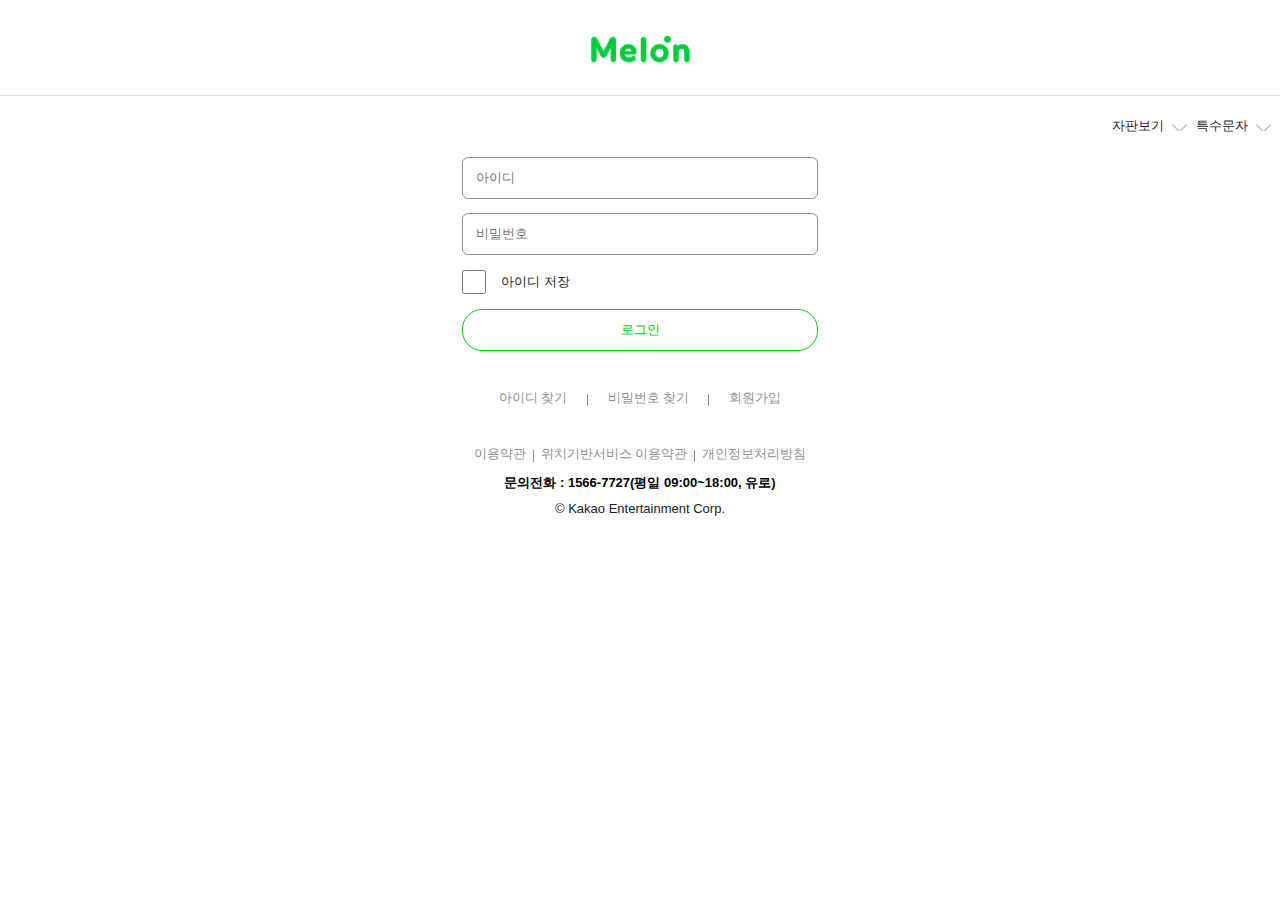
<file: project4/login.html>
<!DOCTYPE html>
<html lang="en">
<head>
    <meta charset="UTF-8">
    <meta http-equiv="X-UA-Compatible" content="IE=edge">
    <meta name="viewport" content="width=device-width, initial-scale=1.0">

        <!-- css -->
        <link rel="stylesheet" href="css/reset.css"> 
        <link rel="stylesheet" href="css/style1.css">
        
        <!-- favicon -->
        <link rel="icon" sizes="57x57" href="./favicon/apple-icon-57x57.png">
        <link rel="icon" sizes="60x60" href="./favicon/apple-icon-60x60.png">
        <link rel="icon" sizes="72x72" href="./favicon/android-icon-72x72.png">
        <link rel="icon" sizes="76x76" href="./favicon/apple-icon-76x76.png">
        <link rel="icon" sizes="114x114" href="./favicon/apple-icon-114x114.png">
        <link rel="icon" sizes="120x120" href="./favicon/apple-icon-120x120.png">
        <link rel="icon" sizes="144x144" href="./favicon/android-icon-144x144.png">
        <link rel="icon" sizes="152x152" href="./favicon/apple-icon-152x152.png">
        <link rel="icon" sizes="180x180" href="./favicon/apple-icon-180x180.png">
        <link rel="icon" type="image/png" sizes="32x32" href="./favicon/favicon-32x32.png">
        <link rel="icon" type="image/png" sizes="96x96" href="./favicon/favicon-96x96.png">
        <link rel="icon" type="image/png" sizes="16x16" href="./favicon/favicon-16x16.png">
        <link rel="manifest" href="/manifest.json">
        <meta name="msapplication-TileColor" content="#ffffff">
        <meta name="msapplication-TileImage" content="/ms-icon-144x144.png">
        <meta name="theme-color" content="#ffffff">

    <title>로그인페이지</title>
</head>
<body>
    <div id="wrap">
        <header id="header">
            <div class="logo">
                <h1><a href="./index.html"><img src="./img/logo.png" alt="logo"></a></h1>
            </div>
        </header>
        <section id="section">
            <div class="secText">
                <ul>
                    <li>
                        <a href="#" title="자판보기">자판보기</a>
                    </li>
                    <li>
                        <a href="#" title="특수문자">특수문자</a>
                    </li>
                </ul>
            </div>
            <div class="login">
                <div class="login_form">
                    <form action="#" method="post">
                        <input class="id" name="id" type="text" placeholder="아이디">
                        <label for="id"></label>
                        <br>
                        <input class="pw" name="pw" type="password" placeholder="비밀번호">
                        <label for="pw"></label>
                        <br>
                        <p><input class="checkbox" type="checkbox" id="a"><label for="a">아이디 저장</label></p>
                        <input class="loginBtn" type="submit" value="로그인">
                    </form>
                    <div class="loginText">
                        <ul>
                            <li><a href="#" title="아이디 찾기">아이디 찾기</a></li>
                            <li><a href="#" title="비밀번호 찾기">비밀번호 찾기</a></li>
                            <li><a href="./singup.html" title="회원가입">회원가입</a></li>
                        </ul>
                    </div>
                </div>
            </div>
        </section>
        <footer id="footer">
            <div class="footer_text">
                <ul>
                    <li><a href="#">이용약관</a></li>
                    <li><a href="#">위치기반서비스 이용약관</a></li>
                    <li><a href="#">개인정보처리방침</a></li>
                </ul>
                <dl>
                    <dt>문의전화 : 1566-7727(평일 09:00~18:00, 유로)</dt>
                    <dd>© Kakao Entertainment Corp.</dd>
                </dl>
            </div>
        </footer>
    </div>
</body>
</html>
</file>
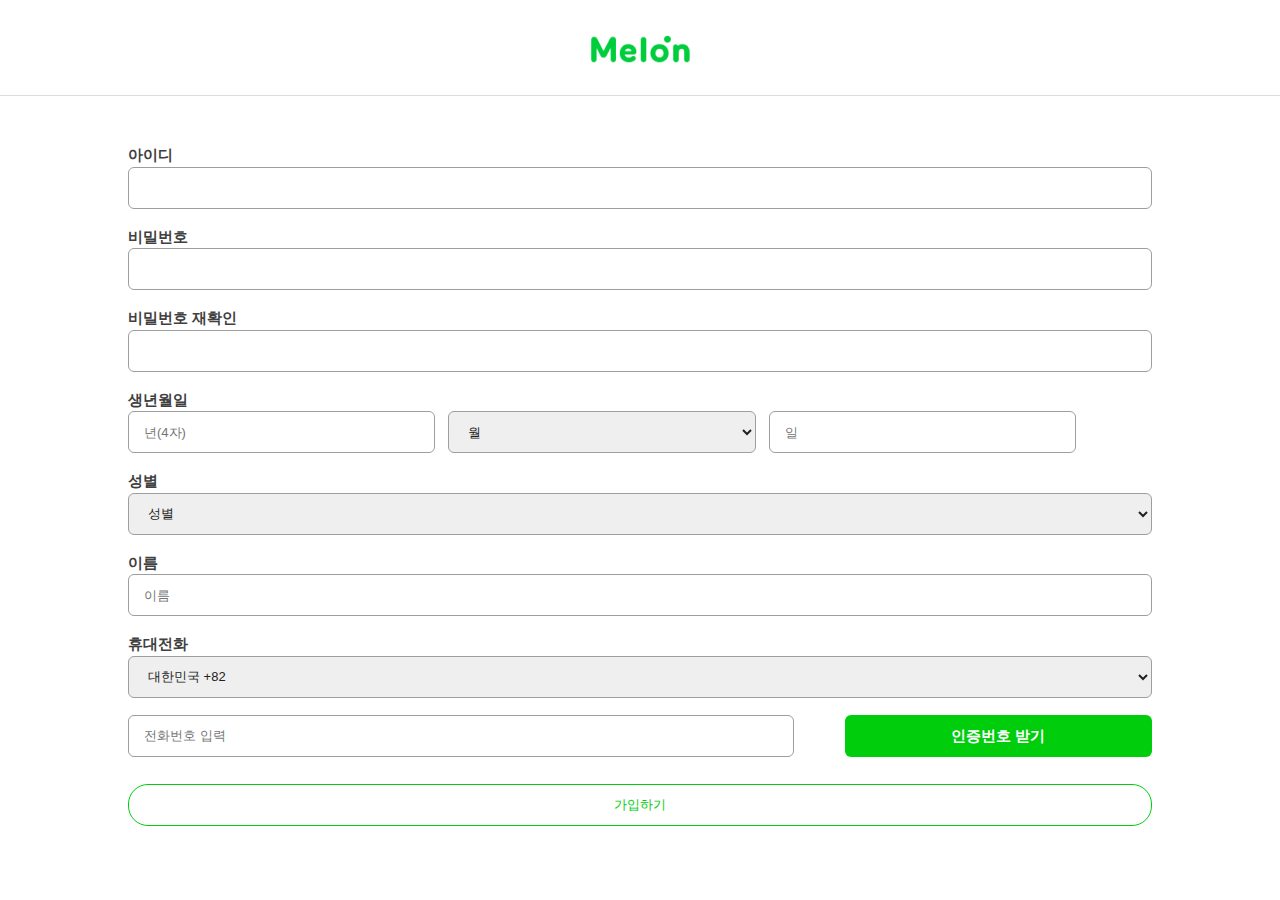
<file: project4/singup.html>
<!DOCTYPE html>
<html lang="en">
<head>
    <meta charset="UTF-8">
    <meta http-equiv="X-UA-Compatible" content="IE=edge">
    <meta name="viewport" content="width=device-width, initial-scale=1.0">

        <!-- css -->
        <link rel="stylesheet" href="css/reset.css"> 
        <link rel="stylesheet" href="css/style2.css">
        
        <!-- favicon -->
        <link rel="icon" sizes="57x57" href="./favicon/apple-icon-57x57.png">
        <link rel="icon" sizes="60x60" href="./favicon/apple-icon-60x60.png">
        <link rel="icon" sizes="72x72" href="./favicon/android-icon-72x72.png">
        <link rel="icon" sizes="76x76" href="./favicon/apple-icon-76x76.png">
        <link rel="icon" sizes="114x114" href="./favicon/apple-icon-114x114.png">
        <link rel="icon" sizes="120x120" href="./favicon/apple-icon-120x120.png">
        <link rel="icon" sizes="144x144" href="./favicon/android-icon-144x144.png">
        <link rel="icon" sizes="152x152" href="./favicon/apple-icon-152x152.png">
        <link rel="icon" sizes="180x180" href="./favicon/apple-icon-180x180.png">
        <link rel="icon" type="image/png" sizes="32x32" href="./favicon/favicon-32x32.png">
        <link rel="icon" type="image/png" sizes="96x96" href="./favicon/favicon-96x96.png">
        <link rel="icon" type="image/png" sizes="16x16" href="./favicon/favicon-16x16.png">
        <link rel="manifest" href="/manifest.json">
        <meta name="msapplication-TileColor" content="#ffffff">
        <meta name="msapplication-TileImage" content="/ms-icon-144x144.png">
        <meta name="theme-color" content="#ffffff">
    <title>회원가입페이지</title>
</head>
<body>
    <div id="wrap">
        <header id="header">
            <div class="logo">
                <h1> <a href="./index.html"><img src="./img/logo.png" alt="logo"></a></h1>
            </div>
        </header>
        <section id="section">
            <div class="formWrap">
                <form action="" method="post">
                    아이디<br>
                    <input id="id" name="id" type="text" >
                    <label for="id"></label>
                    <br>
                    비밀번호<br>
                    <input id="pw" name="pw" type="password">
                    <label for="pw"></label>
                    <br>
                    비밀번호 재확인<br>
                    <input id="pwRe" name="pwRe" type="password">
                    <label for="pwRe"></label>
                    <br>
                    생년월일<br>
                    <input id="yy" name="yy" type="text" placeholder="년(4자)">
                    <label for="yy"></label>
                    <select  name="mm" id="mm" class="sel" aria-label="월">
                        <option value="">월</option>
                        <option value="01">1</option>
                        <option value="02">2</option>
                        <option value="03">3</option>
                        <option value="04">4</option>
                        <option value="05">5</option>
                        <option value="06">6</option>
                        <option value="07">7</option>
                        <option value="08">8</option>
                        <option value="09">9</option>
                        <option value="10">10</option>
                        <option value="11">11</option>
                        <option value="12">12</option>
                    </select>
                    <input type="text" name="xx" id="xx" placeholder="일">
                    <label for="xx"></label>
                    <br>
                    성별<br>
                    <select name="gender" id="gender"aria-label="성별">
                        <option value="">성별</option>
                        <option value="M">남자</option>
                        <option value="F">여자</option>
                    </select><br>
                    이름<br>
                    <input id="name" name="name" type="text" placeholder="이름"><br>
                    휴대전화<br>
                    <select name="sel" id="sel" aria-label="휴대전화 입력">
                        <option value="82" selected>
                            대한민국 +82
                        </option>
                        <option value="1">
                            미국/캐나다
                        </option>
                    </select><br>
                    <div class="sellWrap">
                        <input id="sell" name="sell" type="text" placeholder="전화번호 입력">
                        <label for="sell"></label>
                        <a href="#" class="btn" title="인증번호 받기 버튼">인증번호 받기</a>
                    </div>
                    <button type="submit">가입하기</button>
                </form>

            </div>
        </section>
    </div>
</body>
</html>
</file>
<file: css/style.css>
@import url("https://fonts.googleapis.com/css2?family=Abel&family=Black+Han+Sans&family=Lato:wght@100;300&family=Nanum+Gothic:wght@400;700&family=Roboto&display=swap");
* {
  margin: 0;
  padding: 0;
  box-sizing: border-box;
}

body {font-family: "";}
/* pc Nav */
.nav_list {position: fixed; top: 34%; right: 50px;}
.nav_list > ul {display: flex; flex-direction: column;}
.nav_list > ul li {margin-top: 28px;}
.nav_list > ul li a {position: relative;}
.nav_list > ul li a span {display: block; width: 12px; height: 12px; background: #759077; border-radius: 20px;}
.nav_list > ul li a i {position: absolute; top: -3px; left: -93px; color: #759077; transition: .3s; display: none;}
.nav_list > ul li:hover a i {display: block;}
.nav_list > ul li.active {margin-left: -12px;}
.nav_list > ul li.active a span {width: 36px; height: 36px;}

/* mobile Nav */
.hamberMenu {display: none; position: fixed; top: 1%; font-size: 40px; left: 5%; -webkit-transition: .3s; transition: .3s; z-index: 10;}
.mobile_Nav {display: none; width: 200px; height: 742px; position: fixed; top: 5%; left: -200px; background-color: #fff; z-index: 10;}
.mobile_Nav .close_Btn {text-align: right; margin: 10px 10px;}
.mobile_Nav .close_Btn span i {font-size: 40px;}
.mobile_Nav>ul {display: -webkit-box; display: -ms-flexbox; display: flex; flex-direction: column; align-items: center; margin-top: 98px;}
.mobile_Nav>ul>li { margin-bottom: 61px; width: 100%; text-align: center;}
.mobile_Nav>ul>li a {font-size: 43px; padding: 1px 21px; font-family: 'Abel', sans-serif;}
.mobile_Nav>ul>li.on a {color: #759077;}

.section {width: 100%;}
.container {width: 100%; height: 100vh; position: relative; padding: 50px 100px; box-sizing: border-box; overflow: hidden;}
#sec1 {background: #FFFFE9; position: relative;}
#sec1 .container {width: 100%; height: 100vh; position: relative; padding: 50px 100px; box-sizing: border-box; overflow: hidden; display: flex; align-items: center; justify-content: center;}
#sec1 .container .main_text {width: 100%; display: flex; justify-content: center;}
#sec1 .container .main_text h1 {position: relative; top: 97px; transition: .3s; transform: translateY(-50%); font-size: 900%; font-family: 'Black Han Sans', sans-serif; text-shadow: 6px 7px 0px grey; z-index: 3; line-height: 170px;}

#sec1 .container .main_text h1::after {content: ""; width: 257px; height: 393px; background: #135058; position: absolute; top: -45px; left: -10px; z-index: -1;}
#sec1 .container .main_text h1 strong {color: #fff; text-shadow: 6px 7px 0px #000;}
#sec1 .container p {transition: .3s; font-size: 400%; text-shadow: 5px 5px 10px #2e2d2d; font-weight: bold; /* text-shadow: 10px 7px 2px grey; */ position: absolute; right: 100px; bottom: 8%;}

/* section2 */
#sec2 h2{text-align: center; font-size: 67px; text-shadow: 10px 7px 11px #333;}
#sec2 .profile{display: flex;  margin-top: 30px;}
#sec2 .profile .profile-left{width: 30%; padding: 0 30px; box-sizing: border-box; border-right: 1px solid #759077; transition: .4s;  transform: translateY(1000px); }
 #fullpage #sec2 .profile .profile-left.on {-webkit-animation: aniY 1.5s forwards; animation: aniY 1.5s forwards;} 
#sec2 .profile .profile-left .photo{width:100%;  transition: .4s }
#sec2 .profile .profile-left .photo .img{width:100%; border-radius: 15px; height: 300px; background: url(../img/noel.jpg) center center/ 80% no-repeat;}
#sec2 .profile .profile-left .profile_text{margin-top: 5px; text-align: center;}
#sec2 .profile .profile-left .profile_text p{font-family: 'Abel', sans-serif;color: #759077; font-size: 36px; border-bottom: 3px solid #759077;width: 100%;}
#sec2 .profile .profile-left .profile_text dl{margin-top: 15px;}
#sec2 .profile .profile-left .profile_text dl dt{font-family: 'Roboto', sans-serif; font-size: 20px;color: #759077;font-weight: bold;}
#sec2 .profile .profile-left .profile_text dl dd{font-family: 'Roboto', sans-serif; font-size: 14px; color:#666}
#sec2 .profile .profile-list{width: 70%;  box-sizing: border-box; transition: .4s}
#sec2 .profile .profile-list>ul{display: flex; flex-wrap: wrap;}
#sec2 .profile .profile-list>ul>li{width: 50%; box-sizing: border-box; opacity: 0; padding: 0 30px; margin-bottom: 30px; transition: .4s}
#sec2 .profile .profile-list>ul>li>p{font-size: 36px;font-family: 'Abel', sans-serif; color: #759077; border-bottom: 3px solid #759077; width: 100%; margin-bottom: 20px;}
#sec2 .profile .profile-list>ul>.profile_list_Education ul li a{display: flex;}
#sec2 .profile .profile-list>ul>.profile_list_Education ul li a p{font-size: 14px; font-family: 'Roboto', sans-serif;  color: #666; margin-right: 20px;}
#sec2 .profile .profile-list>ul>.profile_list_Education ul li a span{font-size: 14px; font-family: 'Roboto', sans-serif; font-weight: bold; color: #666}
#sec2 .profile .profile-list>ul>.profile_list_skills .skillsBox #flexbox{display: flex; flex-wrap: wrap;}
#sec2 .profile .profile-list>ul>.profile_list_skills .skillsBox #flexbox p{width: 50%; height: 50px}
#sec2 .profile .profile-list>ul>.profile_list_skills .skillsBox #flexbox p a{font-size: 14px; margin-left: 94px; position: relative;}
#sec2 .profile .profile-list>ul>.profile_list_skills .skillsBox #flexbox p:nth-child(1) a::after { content: ""; width: 40px; height: 40px; position: absolute; background: url(../img/html_icon.png) no-repeat; top: -9px;left: -79px;}
#sec2 .profile .profile-list>ul>.profile_list_skills .skillsBox #flexbox p:nth-child(2) a::after { content: ""; width: 46px; height: 41px; position: absolute; background: url(../img/css_icon.png) no-repeat; top: -9px;left: -81px;}
#sec2 .profile .profile-list>ul>.profile_list_skills .skillsBox #flexbox p:nth-child(3) a::after { content: ""; width: 40px; height: 40px; position: absolute; background: url(../img/js_icon.png) no-repeat 0 0; top: -9px;left: -79px;}
#sec2 .profile .profile-list>ul>.profile_list_skills .skillsBox #flexbox p:nth-child(4) a::after { content: ""; width: 41px; height: 40px; position: absolute; background: url(../img/jquery_icon.png) no-repeat -19px -11px; top: -9px;left: -75px;}
#sec2 .profile .profile-list>ul>.profile_list_skills .skillsBox #flexbox p:nth-child(5) a::after { content: ""; width: 41px; height: 40px; position: absolute; background: url(../img/scss.icon.png) no-repeat 0 0; top: -9px;left: -73px;}
#sec2 .profile .profile-list>ul>.profile_list_skills .skillsBox #flexbox p:nth-child(6) a::after { content: ""; width: 41px; height: 40px; position: absolute; background: url(../img/bootstrap.icon.png) no-repeat 0 0; top: -9px;left: -71px;}
#sec2 .profile .profile-list>ul>.profile_list_skills .skillsBox #flexbox p:nth-child(7) a::after { content: ""; width: 41px; height: 40px; position: absolute; background: url(../img/react.icon.png) no-repeat 0 0; top: -9px;left: -73px;}
#sec2 .profile .profile-list>ul>.profile_list_skills .skillsBox #flexbox p:nth-child(8) a::after { content: ""; width: 41px; height: 40px; position: absolute; background: url(../img/figma.icon.png) no-repeat 0 0; top: -9px;left: -71px;}

#sec2 .profile .profile-list>ul>.profile_list_Work ul li{display: flex; margin-bottom: 10px;}
#sec2 .profile .profile-list>ul>.profile_list_Work ul li p{width: 30%;  transition: .4s}

#sec2 .profile .profile-list>ul>.profile_list_dis>ul>li{width: 100%; height: 50px;  transition: .4s}
#sec2 .profile .profile-list>ul>.profile_list_dis>ul>li>a{display: flex;}
#sec2 .profile .profile-list>ul>.profile_list_dis>ul>li>a>.gauge_box{ width: 60%; height: 22px; background: #efefef; border-radius: 20px;  position: relative; margin: 0 15px;}

/* mbti */
#sec2 .profile .profile-list>ul>.profile_list_dis>ul>li:nth-child(1) div.on::after{content: ""; width: 68%; height: 22px; background: #000; position: absolute; top: 0; left: 0; border-radius: 20px 0 0 20px; -webkit-animation: aniline1 2.3s 1.4s ease-in-out forwards; animation: aniline1 2.3s 1.4s ease-in-out forwards;}

#sec2 .profile .profile-list>ul>.profile_list_dis>ul>li:nth-child(2) div.on::after{content: ""; width: 81%; height: 22px; background: #000; position: absolute; top: 0; left: 0; border-radius: 20px 0 0 20px; -webkit-animation: aniline2 2.3s 1.4s ease-in-out forwards; animation: aniline2 2.3s 1.4s ease-in-out forwards;}

#sec2 .profile .profile-list>ul>.profile_list_dis>ul>li:nth-child(3) div.on::after{content: ""; width: 78%; height: 22px; background: #000; position: absolute; top: 0; left: 0; border-radius: 20px 0 0 20px; -webkit-animation: aniline3 2.3s 1.4s ease-in-out forwards; animation: aniline3 2.3s 1.4s ease-in-out forwards;}

#sec2 .profile .profile-list>ul>.profile_list_dis>ul>li:nth-child(4) div.on::after{content: ""; width: 71%; height: 22px; background: #000; position: absolute; top: 0; left: 0; border-radius: 20px 0 0 20px; -webkit-animation: aniline4 2.3s 1.4s ease-in-out forwards; animation: aniline4 2.3s 1.4s ease-in-out forwards;}

#sec2 .profile .profile-list>ul>.profile_list_dis>ul>li:nth-child(5) div.on::after{content: ""; width: 56%; height: 22px; background: #000; position: absolute; top: 0; left: 0; border-radius: 20px 0 0 20px; -webkit-animation: aniline5 2.3s 1.4s ease-in-out forwards; animation: aniline5 2.3s 1.4s ease-in-out forwards;}

/* section3 */
#sec3{background: #FFFFE9;}
#sec3 h2{font-size: 67px; font-family: 'Roboto', sans-serif; text-align: center; text-shadow: 10px 7px 11px #333;}
#sec3 .projectBox{width: 100%; padding: 30px 0; box-sizing: border-box;}
#sec3 .projectBox>ul{display: flex; flex-wrap: wrap; box-sizing: border-box;}
#sec3 .projectBox>ul>li{width: 50%; display: flex; padding: 30px 20px;}
#sec3 .projectBox>ul>li:nth-child(2){width: 50%; display: flex; flex-direction: row-reverse;}
#sec3 .projectBox>ul>li:nth-child(4){width: 50%; display: flex; flex-direction: row-reverse;}
#sec3 .projectBox>ul>li:nth-child(2)>.textBox,
#sec3 .projectBox>ul>li:nth-child(4)>.textBox{padding-left: 30px; box-sizing: border-box;}
#sec3 .projectBox>ul>li>.textBox{width: 40%; text-align: center;}
#sec3 .projectBox>ul>li>.textBox h4{font-size: 18px; margin-bottom: 20px;}
#sec3 .projectBox>ul>li>.textBox a{display: flex; font-size: 14px; justify-content: center; margin-top: 10px;}
#sec3 .projectBox>ul>li>.textBox a > strong{color: #759077; width: 20%; text-align: center;}
#sec3 .projectBox>ul>li>.textBox a > p{margin-left: 10px; width: 80%; text-align: left;}
#sec3 .projectBox>ul>li>.textBox a.View_projectBtn{border: 1px solid #000; border-radius: 8px; width: 116px; height: 35px; margin: 20px auto; line-height: 35px; transition: .3s;}
#sec3 .projectBox>ul>li>.textBox a.View_projectBtn:hover{background: #000; color: #fff; transition: .3s;}
#sec3 .projectBox>ul>li>.img_Box{width:60%; transition: .4s; position: relative;}
#sec3 .projectBox>ul>li>.img_Box .bg{position: absolute; width: 100%; height: 0; background: rgba(0,0,0, .5); top: 0; left: 0; transition: .4s; border-radius: 5px; padding: 0 15px;}
#sec3 .projectBox>ul>li>.img_Box .bg a{display: none;}
#sec3 .projectBox>ul>li>.img_Box:hover .bg{height: 98%; display: flex; align-items: center; justify-content: center;}
#sec3 .projectBox>ul>li>.img_Box:hover .bg a{display: block; border: 1px solid #fff; color: #fff; border-radius: 8px; padding: 5px;}
#sec3 .projectBox>ul>li>.img_Box:hover .bg a:hover{background: #759077; color: #fff; transition: .3s;}
#sec3 .projectBox>ul>li>.img_Box{width:60%;}
#sec3 .projectBox>ul>li>.img_Box img{width: 100%;}

/* section4 */
#sec4 .container{width: 100%; height: 100vh; position: relative; padding: 50px 100px; box-sizing: border-box; overflow: hidden;}
#sec4 .container h2{font-size: 67px; font-family: 'Roboto', sans-serif; text-shadow: 10px 7px 11px #333;}
#sec4 .container .contactBox{width: 70%; height: 700px; position: absolute; bottom: 0; right: 0; background: #FFFFE9; padding: 30px 70px; transition: .3s; }
#sec4 .container .contactBox h3{font-size: 50px;}
#sec4 .container .contactBox ul{margin-top: 250px;}
#sec4 .container .contactBox ul li{margin-bottom: 20px;}
#sec4 .container .contactBox ul li a{font-size: 20px;}
#sec4 .container .contactBox>a.pdf_Btn{border: 1px solid #000; display: block; text-align: center; line-height: 30px; width: 130px; height: 30px; border-radius: 8px; font-size: 12px; transition: .3s;}
#sec4 .container .contactBox>a.pdf_Btn:hover{background: #000; color: #fff;}
#sec4 .container p{font-size: 20px; margin-top: 730px; position: absolute; bottom: 75px;}

@-webkit-keyframes aniY {
  0% {
      -webkit-transform: translateY(1000px);
      transform: translateY(1000px);
  }

  100% {
      -webkit-transform: translateY(0);
      transform: translateY(0); 
  }
}

@-webkit-keyframes aniline1 {
  0% {
      width: 0;
  }

  100% {
      width: 68%;
  }
}

@keyframes aniline1 {
  0% {
      width: 0;
  }

  100% {
      width: 68%;
  }
}

@-webkit-keyframes aniline2 {
  0% {
      width: 0;
  }

  100% {
      width: 81%;
  }
}

@keyframes aniline2 {
  0% {
      width: 0;
  }

  100% {
      width: 81%;
  }
}

@-webkit-keyframes aniline3 {
  0% {
      width: 0;
  }

  100% {
      width: 78%;
  }
}

@keyframes aniline3 {
  0% {
      width: 0;
  }

  100% {
      width: 78%;
  }
}

@-webkit-keyframes aniline4 {
  0% {
      width: 0;
  }

  100% {
      width: 71%;
  }
}

@keyframes aniline4 {
  0% {
      width: 0;
  }

  100% {
      width: 71%;
  }
}

@-webkit-keyframes aniline5 {
  0% {
      width: 0;
  }

  100% {
      width: 56%;
  }
}

@keyframes aniline5 {
  0% {
      width: 0;
  }

  100% {
      width: 56%;
  }
}

@media screen and (max-width : 1200px) {
  .nav_list {display: none;}
  .hamberMenu {display: block; transition: .3s;}
  .mobile_Nav {display: block;}

  .container{height: auto; padding:0 20px;}


  #sec2 .profile{ flex-wrap: wrap}
  #sec2 .profile .profile-left{width: 100%; border-right: none; display: flex; margin-bottom: 20px;padding:0; flex-wrap: wrap}
  #sec2 .profile .profile-list{width: 100%; }

  #sec2 .profile .profile-left .photo{width:50%; padding: 0 30px;}
  #sec2 .profile .profile-left .photo .img{border-radius: 15px; height: 300px;  box-sizing: border-box;}
  #sec2 .profile .profile-left .profile_text{ width:50%;  text-align: left;  padding: 0  30px; box-sizing: border-box;}
  #sec2 .profile .profile-left .profile_text p{ font-family: 'Abel', sans-serif;color: #759077; font-size: 36px; border-bottom: 3px solid #759077;width: 100%;}
  #sec2 .profile .profile-left .profile_text dl{margin-top: 15px;}
  #sec2 .profile .profile-left .profile_text dl dt{font-family: 'Roboto', sans-serif; font-size: 20px;color: #759077;font-weight: bold;}
  #sec2 .profile .profile-left .profile_text dl dd{font-family: 'Roboto', sans-serif; font-size: 14px; color:#666}


  #sec3 .projectBox>ul{flex-direction: column;}
  #sec3 .projectBox>ul>li{width: 100%;}
  #sec3 .projectBox>ul>li:nth-child(2){width: 100%;}
  #sec3 .projectBox>ul>li:nth-child(4){width: 100%;}
}


@media screen and (max-width : 1160px) {
  #fullpage #sec1 .container .main_text h1 {font-size: 700%; line-height: 120px;}
  #fullpage #sec1 .container .main_text h1::after {width: 202px; height: 300px; top: -38px;}
  #fullpage #sec1 .container p {font-size: 350%;}
}

@media screen and (max-width : 1050px) {
  #sec3 .projectBox{width: 100%; padding: 0 50px;}
  #sec3 .projectBox>ul{flex-direction: column;}
  #sec3 .projectBox>ul>li{width: 100%;}
}

@media screen and (max-width : 960px) {
  #fullpage #sec1 .container .main_text h1 {font-size: 600%; line-height: 100px;}
  #fullpage #sec1 .container .main_text h1::after {width: 175px; height: 270px; top: -38px;}
  #fullpage #sec1 .container p {font-size: 300%;}

  #sec2 .profile .profile-left .photo{width:100%;}
  #sec2 .profile .profile-left .profile_text{ width:100%;}
  #sec2 .profile .profile-list>ul>li{width: 100%;}
}

@media screen and (max-width : 845px) {
  #fullpage #sec1 .container .main_text h1 {font-size: 500%; line-height: 85px;}
  
  #fullpage #sec1 .container .main_text h1::after {width: 147px; height: 245px; top: -41px;}
  #fullpage #sec1 .container p {font-size: 250%;}

  #sec4 .container .contactBox {padding: 30px 40px;}
  #sec4 .container .contactBox ul li a{font-size: 15px;}
  #sec4 .container p{font-size: 15px;}
}

@media screen and (max-width : 740px) {
  #fullpage #sec1 .container .main_text h1 {font-size: 450%; line-height: 75px;}
  #fullpage #sec1 .container .main_text h1::after {width: 134px; height: 215px; top: -41px;}
  #fullpage #sec1 .container p {font-size: 200%;}

  #sce3>.container{padding: 0px;}
  #sec3 .projectBox{padding: 0;}
  #sec3 .projectBox>ul>li{width: 100%; flex-direction: column; padding: 0;}
  #sec3 .projectBox>ul>li:nth-child(2),
  #sec3 .projectBox>ul>li:nth-child(4){width: 100%; flex-direction: column;}
  #sec3 .projectBox>ul>li:nth-child(2)>.textBox,
  #sec3 .projectBox>ul>li:nth-child(4)>.textBox{padding-left: 0px; box-sizing: border-box;}
  #sec3 .projectBox>ul>li>.textBox{width: 100%;}
  #sec3 .projectBox>ul>li>.img_Box{width: 100%;}
}

@media screen and (max-width : 687px) {
  #fullpage #sec1 .container .main_text h1 {font-size: 350%; line-height: 65px;}
  #fullpage #sec1 .container .main_text h1::after {width: 107px; height: 187px; top: -33px;}
  #fullpage #sec1 .container p {font-size: 150%;}

  #sec4 .container .contactBox {padding: 30px 70px; width: 100%; height: 100vh;}
  #sec4 .container .contactBox h3{margin-top: 70px;}
  #sec4 .container .contactBox ul li a{font-size: 20px;}
  #sec4 .container p{font-size: 20px; left: 70px;}
}

@media screen and (max-width : 584px) {
  #fullpage #sec1 .container .main_text h1 {font-size: 250%; line-height: 45px;}
  #fullpage #sec1 .container .main_text h1::after {width: 81px; height: 143px; top: -28px;}
  #fullpage #sec1 .container p {font-size: 130%;}

  #sec4 .container .contactBox {padding: 30px 0px 30px 70px; width: 100%; height: 100vh;}
  #sec4 .container .contactBox h3{margin-top: 70px;}
  #sec4 .container .contactBox ul li a{font-size: 15px;}
  #sec4 .container p{font-size: 20px; left: 70px;}
}

@media screen and (max-width : 480px) {
  #fullpage #sec1 .container .main_text h1 {font-size: 150%; line-height: 35px;}
  #fullpage #sec1 .container .main_text h1::after {width: 54px; height: 90px; top: -12px;}
  #fullpage #sec1 .container p {font-size: 90%;}

  #sec2 h2 {text-align: center; font-size: 40px; text-shadow: 10px 7px 11px #333; margin-top: 10px;}
  #sec3 h2 {font-size: 40px; font-family: 'Roboto', sans-serif; text-align: center; text-shadow: 10px 7px 11px #333; margin-top: 10px;}
  #sec4 .container p{display: none;}
}
</file>
<file: project1/css/style1.css>
@charset "utf-8";

/* 레이아웃 */
#header{width: 100%; height: 48px; position: absolute; top: 0; left: 0; z-index: 999;}
#banner{width: 100%; height: 525px; background: #e1ebf4; position: relative;}
#content{width: 100%; height: 1250px; box-sizing: border-box;}
#footer{width: 100%; height: 186px; border-top: 1px solid #ccc;}

/* header-inner */
/* logo */
.header-inner{width: 980px; height: 48px; padding: 21px 7px 6px 0; margin: 0 auto; position: relative;}
.header-inner .logo{width: 107px; height: 18px; background: url(../img/icon_set1_n1.png) no-repeat -280px 0px; float: left;}

/* menu */
/* 1depth */
.header-inner .nav{float: left; width: 598px; height: 48px; margin: 0 12px 0 240px; padding: 24px 5px 10px 7px;}
.header-inner .nav>ul{position: absolute; top: 24px; right: 35px;}
.header-inner .nav>ul>li{float: left; position: relative;}
.header-inner .nav>ul>li>a{ display: block; padding: 0 15px; padding-bottom: 10px; font-family: MalgunGothic; font-size: 14px; font-weight: normal; font-stretch: normal; font-style: normal; line-height: normal; letter-spacing: -0.84px; text-align: left; color: #0f0f0f;}
.header-inner .search{position: absolute; top: 25px; right: 7px; width: 16px; height: 16px; background: url(../img/icon_set1_n1.png) no-repeat -292px -91px;}
.line{position: relative;}
.line::after{position: absolute; top: 5px; right: 0px; content: ""; width: 1px; height:10px; background: #c0c0c2;}
.linebtn::before{content: ''; position: absolute; right: 6px; top: 32%; margin: -2px 0 0; border-right: 3px solid transparent; border-left: 3px solid transparent; border-top: 4px solid #000;}

/* 2depth */
.nav>ul>li>ul{display: none;  top: 24px; width: 106px;}
.nav>ul>li:hover>ul{width: 106px; padding: 5px; position: absolute; display: block; background: #fff; border-top: 2px solid #ffe85a; z-index: 998;}
.nav>ul>li>ul li{margin: 10px 0;}
.nav>ul>li>ul li a{display: block; padding: 0px 10px;}
.nav>ul>li>ul li a:hover{background: #ffe85a;}

/* 전체서비스 */
.nav>ul>.allS>ul{}
.nav>ul>.allS:hover>ul{width: 600px; left: -407px}
.nav>ul>.allS>ul>li{float: left; margin-right: 30px; text-align: left; width: 120px;}
.nav>ul>.allS>ul>li>a{display: block; margin: 0 0 5px; padding: 0 10px; font-size: 14px; line-height: 30px; border-bottom: 1px solid #e7e4e2; color: #53473f; font-weight: bold;}
/* GLOBAL */
.nav>ul>.global>ul{}
.nav>ul>.global:hover>ul{width: 328px; left: -230px;}/* 2depth 덩어리 넓이 와 positione값 */
.nav>ul>.global>ul>li>ul>li{float: left; width: 50%;} /* 3depth 글자 세로로 되어있던 것 옆으로 옮기고 넓이 50% */
.nav>ul>.global>ul>li>a{display: block; color: #53473f; font-size: 14px; font-weight: bold; line-height: 30px; border-bottom: 1px solid #e7e4e2;}

/* 국기이미지 */
.submenu{position: relative; margin-left: 20px;}
.submenu>li:nth-child(1)>a::before{content: ""; z-index: 999; position: absolute; top: 0px; left:-17px; width: 30px; height: 30px; background: url(../img/bg_flag.png) no-repeat 0 0/70%;}
.submenu>li:nth-child(2)>a::before{content: ""; z-index: 999; position: absolute; top: 29px; left:-17px; width: 30px; height: 30px; background: url(../img/bg_flag.png) no-repeat 0px -25px/70%;}
.submenu>li:nth-child(3)>a::before{content: ""; z-index: 999; position: absolute; top: -4px; left:-22px; width: 30px; height: 30px; background: url(../img/bg_flag.png) no-repeat 0px -498px/70%;}
.submenu>li>.Cn{position: absolute; top: 0; right: 96px;}


.submenu1{float: left; position: relative; margin-right: 68px; margin-left: 20px;}
.submenu1>li:nth-child(1)>a::before{content: ""; z-index: 999; position: absolute; top: 6px; left:-17px; width: 30px; height: 30px; background: url(../img/bg_flag.png) no-repeat 0px -24px/70%; }
.submenu1>li:nth-child(2)>a::before{content: ""; z-index: 999; position: absolute; top: 36px; left:-17px; width: 30px; height: 30px; background: url(../img/bg_flag.png) no-repeat 0px -220px/70%; }
.submenu1>li:nth-child(3)>a::before{content: ""; z-index: 999; position: absolute; top: 66px; left:-17px; width: 30px; height: 30px; background: url(../img/bg_flag.png) no-repeat 0px -500px/70%; }
.submenu1>li:nth-child(4)>a::before{content: ""; z-index: 999; position: absolute; top: 97px; left:-17px; width: 30px; height: 30px; background: url(../img/bg_flag.png) no-repeat 0px -165px/70%; }
.submenu1>li:nth-child(5)>a::before{content: ""; z-index: 999; position: absolute; top: 125px; left:-17px; width: 30px; height: 30px; background: url(../img/icon_set1_n1.png) no-repeat -279px -195px; }

.submenu1>li:nth-child(1)>a::after{content: ""; z-index: 999; position: absolute; top: 9px; left:46px; width: 30px; height: 30px; background: url(../img/icon_set1_n1.png) no-repeat -444px 0px;}
.submenu1>li:nth-child(2)>a::after{content: ""; z-index: 999; position: absolute; top: 39px; left:89px; width: 30px; height: 30px; background: url(../img/icon_set1_n1.png) no-repeat -444px 0px;}
.submenu1>li:nth-child(3)>a::after{content: ""; z-index: 999; position: absolute; top: 68px; left:46px; width: 30px; height: 30px; background: url(../img/icon_set1_n1.png) no-repeat -444px 0px;}
.submenu1>li:nth-child(4)>a::after{content: ""; z-index: 999; position: absolute; top: 99px; left:79px; width: 30px; height: 30px; background: url(../img/icon_set1_n1.png) no-repeat -444px 0px;}
.submenu1>li:nth-child(5)>a::after{content: ""; z-index: 999; position: absolute; top: 128px; left:68px; width: 30px; height: 30px; background: url(../img/icon_set1_n1.png) no-repeat -444px 0px;}

.submenu2{float: left;}
.submenu2>li:nth-child(1)>a::before{content: ""; z-index: 999; position: absolute; top: 151px; right:132px; width: 30px; height: 30px; background: url(../img/icon_set1_n1.png) no-repeat -39px -195px; }
.submenu2>li:nth-child(2)>a::before{content: ""; z-index: 999; position: absolute; top: 182px; right:132px; width: 30px; height: 30px; background: url(../img/icon_set1_n1.png) no-repeat -119px -195px; }
.submenu2>li:nth-child(3)>a::before{content: ""; z-index: 999; position: absolute; top: 210px; right:132px; width: 30px; height: 30px; background: url(../img/icon_set1_n1.png) no-repeat -199px -195px; }
.submenu2>li:nth-child(4)>a::before{content: ""; z-index: 999; position: absolute; top: 240px; right:133px; width: 30px; height: 30px; background: url(../img/icon_set1_n1.png) no-repeat -401px 2px; }


.submenu2>li:nth-child(1)>a::after{content: ""; z-index: 999; position: absolute; top: 155px; right:88px; width: 30px; height: 30px; background: url(../img/icon_set1_n1.png) no-repeat -444px 0px;}
.submenu2>li:nth-child(2)>a::after{content: ""; z-index: 999; position: absolute; top: 185px; right:46px; width: 30px; height: 30px; background: url(../img/icon_set1_n1.png) no-repeat -444px 0px;}
.submenu2>li:nth-child(3)>a::after{content: ""; z-index: 999; position: absolute; top: 214px; right:56px; width: 30px; height: 30px; background: url(../img/icon_set1_n1.png) no-repeat -444px 0px;}
.submenu2>li:nth-child(4)>a::after{content: ""; z-index: 999; position: absolute; top: 244px; right:77px; width: 30px; height: 30px; background: url(../img/icon_set1_n1.png) no-repeat -444px 0px;}


/* banner */

/* 로그인/인증센터 버튼 */
#banner>.loginBtn{position: absolute; top: 57px; left: 50%; margin-left: -447px; z-index: 9;}
#banner>.loginBtn>ul>li>a{border: 1px solid #ddd; padding: 5px; background: #fff;}

/* slide */
#banner>.banner_slide{width: 100%; height: 530px;}
#banner>.banner_slide>li{width: 100%; height: 530px; position: absolute; opacity: 0;}
#banner>.banner_slide>li:first-child{opacity: 1;}
#banner>.banner_slide>.banner-slide2{background: #e5ebda;}
#banner>.banner_slide>.banner-slide3{background: #eaf8f4;}
#banner>.banner_slide>.banner-slide4{background: #eed7dc;}
/* slide1 */
.slide1{width: 980px; height: 530px; margin: 0 auto;  box-sizing: border-box;}
.slide1>ul{padding-top: 90px;}
.slide1>ul>li{padding-top: 53px;z-index: 0; padding-left: 30px;}
.slide1>ul>li>div>strong{}
.slide1>ul>li>div>span{display: block; margin-top: 15px;}
.slide1>ul>li{position: relative;}
.slide1>ul>.banner-img::after{position: absolute; top: 0; right: 32px; content:"";width: 640px; height: 401px; background: url(../img/visual_section62.png) no-repeat; z-index: -1; }

/* slide2 */
.slide2{width: 980px; height: 530px; margin: 0 auto;  box-sizing: border-box; }
.slide2>ul{padding-top: 90px;}
.slide2>ul>li{padding-top: 53px;z-index: 0; padding-left: 30px;}
.slide2>ul>li>div>strong{}
.slide2>ul>li>div>span{display: block; margin-top: 15px;}
.slide2>ul>li>div>a{display: block; width: 60px; margin-top: 15px; font-size: 15px; border-bottom: 1px solid #000;}
.slide2>ul>li{position: relative;}
.slide2>ul>.banner-img::before{position: absolute; top: 0; right: 32px; content:"";width: 640px; height: 401px; background: url(../img/banner_slide2_bf.png) no-repeat; z-index: -1;}
.slide2>ul>.banner-img::after{position: absolute; top: 0; right: 32px; content:"";width: 640px; height: 401px; background: url(../img/banner_slide2_af.png) no-repeat; z-index: -1;}

/* slide3 */
.slide3{width: 980px; height: 530px; margin: 0 auto;  box-sizing: border-box; }
.slide3>ul{padding-top: 90px;}
.slide3>ul>li{padding-top: 53px;z-index: 0; padding-left: 30px;}
.slide3>ul>li>div>strong{}
.slide3>ul>li>div>span{display: block; margin-top: 15px;}
.slide3>ul>li>div>a{display: block; width: 60px; margin-top: 15px; font-size: 15px; border-bottom: 1px solid #000;}
.slide3>ul>li{position: relative;}
.slide3>ul>.banner-img::before{position: absolute; top: 0; right: 32px; content:"";width: 640px; height: 401px; background: url(../img/banner_slide3_bf.png) no-repeat; z-index: -1;}
.slide3>ul>.banner-img::after{position: absolute; top: 0; right: 32px; content:"";width: 640px; height: 401px; background: url(../img/banner_slide3_af.png) no-repeat; z-index: -1;}

/* slide4 */
.slide4{width: 980px; height: 530px; margin: 0 auto;  box-sizing: border-box;}
.slide4>ul{padding-top: 90px;}
.slide4>ul>li{padding-top: 53px;z-index: 0; padding-left: 30px;}
.slide4>ul>li>div>strong{}
.slide4>ul>li>div>span{display: block; margin-top: 15px;}
.slide4>ul>li{position: relative;}
.slide4>ul>.banner-img::before{position: absolute; top: 0; right: 32px; content:"";width: 640px; height: 401px; background: url(../img/banner_slide4.bf.png) no-repeat; z-index: -1;}
.slide4>ul>.banner-img::after{position: absolute; top: 0; right: 32px; content:"";width: 640px; height: 401px; background: url(../img/banner_slide4.af.png) no-repeat; z-index: -1;}

/* banner-button */
#banner>.banner-btn{position: absolute; width: 488px; height: 24px; top: 426px; left: 50%; margin-left: -447px;}

.banner-btn>.l_icon{width: 20px; height: 20px; background: none;  margin-right: 10px;}
.banner-btn>.r_icon{width: 20px; height: 20px; background: none; margin-left: 10px;}
.banner-btn>ul{position: relative; top: -5px; left: 0px;}
.banner-btn>ul>li{margin-right: 10px; line-height: 22px; height: 22px;}
.banner-btn>ul>li:last-child{margin-right:0;}

/* banner_side-btn */
#banner>.banner_side{position: absolute; top: 0; left: 50%; margin-left: -952px;}
.banner_side>a{display: block; width: 70px; height: 68px; background-color: rgba(255, 255, 255, .5); z-index: 3; box-shadow: 0 0 5px 0 rgb(0 0 0 / 5%); padding: 15px; position: relative; bottom: -366px; right: -1327px;     font-size: 13px; line-height: 16px; color: #635f5b; }
.banner_side>a::after{position: absolute; bottom: 12px; left: 15px; width: 30px; height: 30px; content: ""; z-index: 999; background: url(../img/icon_set1_n1.png) no-repeat -320px -85px;}

/* content */

/* content_menu */
.content_menu{width: 980px; height: 80px;position: absolute; top: 484px; left: 50%; transform: translateX(-50%); box-shadow:0 3px 15px #ccc; z-index: 999;}
.content_menu>.menu1{background: #ffce0b; float: left; height: 100%;}
.content_menu>.menu1>li{float: left;}
.content_menu>.menu1>li>a{font-size: 17px; display: block; padding:  25px 17px;}
.content_menu>.menu2{float: left; display: block; padding: 27px 10px; width: 620px; background: #fff;}
.content_menu>.menu2>li{float: left;}
.content_menu>.menu2>li:not(:first-child):before{content: ""; width: 1px; height: 16px; border: 1px solid #ddd;}
.content_menu>.menu2>li>a{font-size: 16px; padding: 0 18px;}

/* c_section */
.c_sectionbox{width: 980px; height: 172px; margin: 0 auto; position: relative; top: 50px; box-sizing: border-box;}
.c_section{width: 472px; height: 170px; padding: 31px 0 18px 31px; box-sizing: border-box;}
.c_section>h2{padding-right: 14px;}
.c_section>ul>li{padding-bottom: 15px; padding-left: 20px;}
.c_section>a{position: absolute; top: 64px; left: 32px;}

.c_section>ul>li>a>.date{padding-left: 104px;}
.c_section>ul>li>a>.date1{padding-left: 41px;}
.c_section>ul>li>a>.date2{padding-left: 98px;}

.new_icon{position: relative;}
.new_icon::after{content: ""; width: 15px; height: 15px; background: url(../img/icon_set1_n1.png) no-repeat -30px -160px; position: absolute; top: 2px; right: -14;}

.new_icon1{position: relative;}
.new_icon1::after{content: ""; width: 15px; height: 15px; background: url(../img/icon_set1_n1.png) no-repeat -30px -160px; position: absolute; top: 2px; right: -18px;}

.c_section1{width: 508px; height: 172px; padding: 31px 0 18px 31px;  box-sizing: border-box;}
.c_section1>h2{padding-right: 14px;}
.c_section1>a{position: absolute; top: 64px; right: 417px;}

.c_section1>ul>li{padding-bottom: 15px; padding-left: 20px;}


.c_section1>ul>li>a>.date3{padding-left: 46px;}
.c_section1>ul>li>a>.date4{padding-left: 47px;}
.c_section1>ul>li>a>.date5{padding-left: 52px;}

.new_icon2{position: relative;}
.new_icon2::after{content: ""; position: absolute; top: 1px; right: -21px; width: 15px; height: 15px; background: url(../img/icon_set1_n1.png) no-repeat -30px -160px;}
.new_icon3{position: relative;}
.new_icon3::after{content: ""; position: absolute; top: 1px; right: -21px; width: 15px; height: 15px; background: url(../img/icon_set1_n1.png) no-repeat -30px -160px;}
.new_icon4{position: relative;}
.new_icon4::after{content: ""; position: absolute; top: 1px; right: -21px; width: 15px; height: 15px; background: url(../img/icon_set1_n1.png) no-repeat -30px -160px;}

/* section slide */
.section_slide{position: relative; width: 990px; height: 248px; margin: 0 auto; }
.section_t_box{width: 980px; height: 248px; margin: 40px auto; position: relative;overflow: hidden; top: 0; left: 0;}
.section_t_box>ul{position: absolute; width: 3000px; top: 0; margin: 0 auto;}
.section_t_box>ul>li{width: 308px; height: 246px; border: 1px solid #ddd; background: brown; margin-right: 21px; float: left;}

/* box1 */
.topbox{display: block; height: 125px; background: #dcd3c8; position: relative;  top:30px; left: 0px; margin: -30px -1px;}
.topbox::before{content: ""; width: 150px; height: 125px; position: absolute; top: 0px; left: 75px; background: url(../img/icon_set6_20211201.png) no-repeat 0 0;}
.topbox::after{content: ""; width: 150px; height: 125px; position: absolute; top: 0px; left: 75px; background: url(../img/icon_set6_20211201.png) no-repeat 0px -125px;}
.topbox>em{border:none; background: #8a7963; color: #fff; padding: 5px 10px; position: absolute; bottom: 0px; right: 0px;}

.bottom_box{height: 121px; background: #fff; margin-top: 60px; box-sizing: border-box; padding: 30px; position: relative;}
.bottom_box>strong{font-size: 17px; padding-bottom: 3px;}
.bottom_box>span{font-size: 14px; color: #929292;}
.bottom_box>img{position: absolute; top: 82px; left: 265px;}
/* box2 */
.topbox1{display: block; height: 125px; background: #c3dee7; position: relative;  top:30px; left: 0px; margin: -30px -1px;}
.topbox1::before{content: ""; width: 150px; height: 125px; position: absolute; top: 0px; left: 75px; background: url(../img/icon_set6_20211201.png) no-repeat -145px 0px;}
.topbox1::after{content: ""; width: 150px; height: 125px; position: absolute; top: 0px; left: 75px; background: url(../img/icon_set6_20211201.png) no-repeat -145px -125px;}
.topbox1>em{border: none; background: #558493; color: #fff; padding: 5px 10px; position: absolute; bottom: 0px; right: 0px;}

.bottom_box1{height: 121px; background: #fff; margin-top: 60px; box-sizing: border-box; padding: 30px;  position: relative;}
.bottom_box1>strong{font-size: 17px;  margin-bottom: 5px;}
.bottom_box1>span{font-size: 14px; color: #929292;}
.bottom_box1>img{position: absolute; top: 82px; left: 265px;}
/* box3 */
.topbox2{display: block; height: 125px; background: #e4cf9c; position: relative;  top:30px; left: 0px; margin: -30px -1px;}
.topbox2::before{content: ""; width: 150px; height: 125px; position: absolute; top: 0px; left: 75px; background: url(../img/icon_set6_20211201.png) no-repeat -451px 0px;}
.topbox2::after{content: ""; width: 150px; height: 125px; position: absolute; top: 10px; left: 75px; background: url(../img/icon_set6_20211201.png) no-repeat -448px -125px;}
.topbox2>em{border: none; background: #ba8e41; color: #fff; padding: 5px 10px; position: absolute; bottom: 0px; right: 0px;}

.bottom_box2{height: 121px; background: #fff; margin-top: 60px; box-sizing: border-box; padding: 30px; position: relative;}
.bottom_box2>strong{font-size: 17px; padding-bottom: 3px;}
.bottom_box2>span{font-size: 13px; color: #929292;}
.bottom_box2>img{position: absolute; top: 82px; left: 265px;}


/* box4 */
.topbox3{display: block; height: 125px; background: #c9d5a1; position: relative;  top:30px; left: 0px; margin: -30px -1px;}
.topbox3::before{content: ""; width: 186px; height: 125px; position: absolute; top: 0px; left: 75px; background: url(../img/section_slide.img) no-repeat -69px 0px;}
.topbox3::after{content: ""; width: 186px; height: 125px; position: absolute; top: 10px; left: 75px; background: url(../img/section_slide.img) no-repeat -75px -125px;}
.topbox3>em{border: none; background: #768447; color: #fff; padding: 5px 10px; position: absolute; bottom: 0px; right: 0px;}

.bottom_box3{height: 121px; background: #fff; margin-top: 60px; box-sizing: border-box; padding: 30px; position: relative;}
.bottom_box3>strong{font-size: 17px; padding-bottom: 3px;}
.bottom_box3>span{font-size: 14px; color: #929292;}
.bottom_box3>img{position: absolute; top: 82px; left: 265px;}

/* box5 */
.topbox4{display: block; height: 125px; background: #c7d4e4; position: relative;  top:30px; left: 0px; margin: -30px -1px;}
.topbox4::before{content: ""; width: 186px; height: 125px; position: absolute; top: 0px; left: 75px; background: url(../img/icon_set6_20211201.png) no-repeat -286px 0px;}
.topbox4::after{content: ""; width: 186px; height: 125px; position: absolute; top: 10px; left: 75px; background: url(../img/icon_set6_20211201.png) no-repeat -293px -379px;}
.topbox4>em{border: none; background: #677e9c; color: #fff; padding: 5px 10px; position: absolute; bottom: 0px; right: 0px;}

.bottom_box4{height: 121px; background: #fff; margin-top: 60px; box-sizing: border-box; padding: 30px; position: relative;}
.bottom_box4>strong{font-size: 17px; padding-bottom: 3px;}
.bottom_box4>span{font-size: 14px; color: #929292;}
.bottom_box4>img{position: absolute; top: 82px; left: 265px;}

/* box6 */
.topbox5{display: block; height: 125px; background: #8fdeec; position: relative;  top:30px; left: 0px; margin: -30px -1px;}
.topbox5::before{content: ""; width: 186px; height: 125px; position: absolute; top: 0px; left: 75px; background: url(../img/icon_set6_20211201.png) no-repeat -137px -274px;}
.topbox5::after{content: ""; width: 186px; height: 125px; position: absolute; top: 10px; left: 75px; background: url(../img/icon_set6_20211201.png) no-repeat -138px -379px;}
.topbox5>em{border: none; background: #31aae6; color: #fff; padding: 5px 10px; position: absolute; bottom: 0px; right: 0px;}

.bottom_box5{height: 121px; background: #fff; margin-top: 60px; box-sizing: border-box; padding: 30px; position: relative;}
.bottom_box5>strong{font-size: 17px; padding-bottom: 3px;}
.bottom_box5>span{font-size: 14px; color: #929292;}
.bottom_box5>img{position: absolute; top: 82px; left: 265px;}

/* box6 */
.topbox6{display: block; height: 125px; background: #c3c9e7; position: relative;  top:30px; left: 0px; margin: -30px -1px;}
.topbox6::before{content: ""; width: 158px; height: 125px; position: absolute; top: 0px; left: 75px; background: url(../img/icon_set6_20211201.png) no-repeat 9px -256px;}
.topbox6::after{content: ""; width: 186px; height: 125px; position: absolute; top: 10px; left: 75px; background: url(../img/icon_set6_20211201.png) no-repeat 9px -379px;}
.topbox6>em{border: none; background: #7879b9; color: #fff; padding: 5px 10px; position: absolute; bottom: 0px; right: 0px;}

.bottom_box6{height: 121px; background: #fff; margin-top: 60px; box-sizing: border-box; padding: 30px; position: relative;}
.bottom_box6>strong{font-size: 17px; padding-bottom: 3px;}
.bottom_box6>span{font-size: 14px; color: #929292;}
.bottom_box6>img{position: absolute; top: 82px; left: 265px;}

/* slide_control */
.s_slideBtn{position: relative;}

.s_slideBtn>a{position: absolute; top: 260px; left: 475px;}
.s_slideBtn>.leftBtn{position: absolute; top: 263px; left: 435px;}
.s_slideBtn>.rightBtn{position: absolute; top: 263px; left: 514px;}

/* CONTENT_ICON_TEXT */
.content_it{padding-left: 40px; width: 980px; height: 154px; margin: 30px auto; box-sizing: border-box; position: relative;}

.content_it>h2{margin-right: 80px; height: 154px; line-height: 110px;}
.content_it>ul{margin: 0 auto;}
.content_it>ul>li{padding-right: 55px; line-height: 200px;}
.content_it>ul>li>a{font-size: 17px;}
.content_it>ul>li:nth-child(1)>a::before{content: ""; width: 52px; height: 52px; background: url(../img/icon_set2_n.png) no-repeat 0px 0px; position: absolute; top: 30px; left: 190px;}
.content_it>ul>li:nth-child(2)>a::before{content: ""; width: 52px; height: 52px; background: url(../img/icon_set2_n.png) no-repeat -54px 0px; position: absolute; top: 30px; left: 279px;}
.content_it>ul>li:nth-child(3)>a::before{content: ""; width: 52px; height: 52px; background: url(../img/icon_set2_n.png) no-repeat -106px 0px; position: absolute; top: 30px; left: 368px;}
.content_it>ul>li:nth-child(4)>a::before{content: ""; width: 52px; height: 52px; background: url(../img/icon_set2_n.png) no-repeat -157px 0px; position: absolute; top: 30px; left: 457px;}
.content_it>ul>li:nth-child(5)>a::before{content: ""; width: 52px; height: 52px; background: url(../img/icon_set2_n.png) no-repeat -210px 0px; position: absolute; top: 30px; left: 542px;}
.content_it>ul>li:nth-child(6)>a::before{content: ""; width: 52px; height: 52px; background: url(../img/icon_set2_n.png) no-repeat -260px 0px; position: absolute; top: 30px; left: 642px;}
.content_it>ul>li:nth-child(7)>a::before{content: ""; width: 52px; height: 52px; background: url(../img/icon_set2_n.png) no-repeat -312px 0px; position: absolute; top: 30px; left: 754px;}
.content_it>ul>li:nth-child(8)>a::before{content: ""; width: 52px; height: 52px; background: url(../img/icon_set2_n.png) no-repeat -365px 0px; position: absolute; top: 30px; left: 862px;}
.content_it>a{position: absolute; top: 75px; left: 42px;}

/* CONTENT TEXT */
.content_main_text{width: 100%; height: 299px; background: #f7f6f6; box-sizing: border-box;}
.content_main_text>.section1{width: 725px; height: 178px; margin: 0 auto; position: relative; top: 9px; left: -130px; box-sizing: border-box;}

.content_main_text>.section1>h2{font-size: 18px; padding-right: 44px;}
.content_main_text>.section1>ul>li{padding: 0 10px; position: relative;}
.content_main_text>.section1>ul>li::before{content: ""; background: url(../img/banner-icon1.png) no-repeat 0 0; width: 6px; height: 6px; position: absolute; top: 6px; left: -1px;}
.content_main_text>.section1>ul>li>a>strong{font-size: 13px;}
.content_main_text>.section1>ul>li>a>span{font-size: 12.5px;}
.content_main_text>.section1>ul>.s_text1{width: 163px;}
.content_main_text>.section1>ul>.s_text2{width: 186px;}
.content_main_text>.section1>ul>.s_text3{width: 164px;}

.content_main_text>.section2{width: 725px; height: 96px; margin: 0 auto; position: relative; top: 9px; left: -130px; box-sizing: border-box; border-top: 1px dotted #ccc;}
.content_main_text>.section2>h2{font-size: 18px; padding-right: 15px; margin-top: 30px;}
.content_main_text>.section2>ul>li{padding: 0 30px; margin-top:30px; position: relative;}
.content_main_text>.section2>ul>li::before{content: ""; background: url(../img/banner-icon1.png) no-repeat 0 0; width: 6px; height: 6px; position: absolute; top: 6px; left: 17px;}

.side_it{border: 1px solid #ccc; width: 206px; height: 235px; background: #fff;  position: relative; top: -246px; left: 380px; box-sizing: border-box; margin: 0 auto;}
.side_it>a>img{position: absolute; top: 40px; left: 13px; border-bottom: 1px solid #ccc;}
.side_it>a>strong{position: absolute; top: 180px; left: 39px; text-align: center;}
.side_it>a>span{position: absolute; top: 198px; left: 13px; font-size: 11px;}

/* content-footer-icon,text */
.content_f_it{width: 980px; height: 253px;  margin: 0 auto; box-sizing: border-box; position: relative;}
.content_f_it>h2{padding: 61px 0px 29px 21px;}
.content_f_it>ul>li{padding: 50px 0px 56px 41px}
.content_f_it>ul>li:not(:first-child){padding-left: 81px;}
.content_f_it>ul>li>a{font-size: 13px; font-weight: bold;}
.content_f_it>ul>li:nth-child(1)>a::before{content: ""; position: absolute; top: 103px; left: 46px; width: 60px;height: 60px;  background: url(../img/icon_set3_20211208.png) no-repeat 0px 0px;}
.content_f_it>ul>li:nth-child(2)>a::before{content: ""; position: absolute; top: 103px; left: 195px; width: 60px;height: 60px;  background: url(../img/icon_set3_20211208.png) no-repeat -60px 0px;}
.content_f_it>ul>li:nth-child(3)>a::before{content: ""; position: absolute; top: 103px; left: 344px; width: 60px;height: 60px;  background: url(../img/icon_set3_20211208.png) no-repeat -120px 0px;}
.content_f_it>ul>li:nth-child(4)>a::before{content: ""; position: absolute; top: 103px; left: 493px; width: 60px;height: 60px;  background: url(../img/icon_set3_20211208.png) no-repeat -180px 0px;}
.content_f_it>ul>li:nth-child(5)>a::before{content: ""; position: absolute; top: 103px; left: 618px; width: 60px;height: 60px;  background: url(../img/icon_set3_20211208.png) no-repeat -240px 0px;}
.content_f_it>ul>li:nth-child(6)>a::before{content: ""; position: absolute; top: 103px; left: 739px; width: 60px;height: 60px;  background: url(../img/icon_set3_20211208.png) no-repeat -360px 0px;}
.content_f_it>ul>li:nth-child(7)>a::before{content: ""; position: absolute; top: 103px; left: 872px; width: 60px;height: 60px;  background: url(../img/icon_set3_20211208.png) no-repeat -300px 0px;}

/* footer */
.footer_inner_top{width: 980px; height: 62px; margin: 0 auto;}
.footer_inner_top>ul>li{padding: 20px 8px 0px 9px;}
.footer_inner_top>ul>li>a{font-size: 11px;  position: relative;}
.footer_inner_top>ul>li>a::after{background: url(../img/line_icon.png) no-repeat 0 0; width: 1px; height: 21px; position: absolute; top: -3px; right: -9px; content: "";}
.footer_inner_top>ul>li:nth-child(5)>a{font-weight: bold;}
.footer_inner_top>ul>li:nth-child(6)>a{font-weight: bold;}
.footer_inner_top>ul>li:nth-child(7)>a{font-weight: bold;}
.footer_inner_top>ul>li:nth-child(8)>a{font-weight: bold;}
.footer_inner_top>ul>li:last-child>a::after{background: none;}


/* footer-bottom */
.footer_inner_bottom{width: 980px; height: 125px; margin: 0 auto; position: relative;}

.footer_inner_bottom>.bottom_text>ul>li{border: 1px solid #ccc; margin-right: 5px;}
.footer_inner_bottom>.bottom_text>ul>li>a{color: #5a5a5a;}
.footer_inner_bottom>.bottom_text>.depth_1_1{padding: 10px;}


.bottom_icon>ul>li>a{position: relative; }
.bottom_icon>ul>li:nth-child(1)>a::before{content: "";  width: 32px; height: 32px; background: url(../img/icon_set1_n1.png) no-repeat 0px -40px; position: absolute; top: 0px; left: 8px;}
.bottom_icon>ul>li:nth-child(2)>a::before{content: "";  width: 32px; height: 32px; background: url(../img/icon_set1_n1.png) no-repeat -40px -40px; position: absolute; top: 0px; left: 46px;}
.bottom_icon>ul>li:nth-child(3)>a::before{content: "";  width: 32px; height: 32px; background: url(../img/icon_set1_n1.png) no-repeat -80px -40px; position: absolute; top: 0px; left: 84px;}
.bottom_icon>ul>li:nth-child(4)>a::before{content: "";  width: 32px; height: 32px; background: url(../img/icon_set1_n1.png) no-repeat -120px -40px; position: absolute; top: 0px; left: 122px;}

.b_text{position: absolute; top: 72px; left: 0px;}

.b_icon{position: absolute; top: 60px; left: 305px; background: url(../img/intro_logo_ncsi_2021.gif) no-repeat 0px 0px; width: 144px; height: 40px;}
.footer_inner_bottom>a{position: relative;}
.footer_inner_bottom>a::before{position: absolute; top: 56px; left: -378px; content: ""; background: url(../img/img_bot_wa.jpg) no-repeat 0px 0px; width: 62px; height: 39px;}

/* 1depth 크기 */
.footer_inner_bottom>.bottom_text>ul>.depth_1_1{width: 161px; height: 37px; box-sizing: border-box; text-align: center; line-height: 34px; padding-right: 19px;}
.footer_inner_bottom>.bottom_text>ul>.depth_1_1>a{position: relative;}
.footer_inner_bottom>.bottom_text>ul>.depth_1_1>a::after{content: "";background: url(../img/bottom_line_icon.png) no-repeat 0px 0px; width: 11px; height: 7px; position: absolute; top: 6px; left: 124px;}
.footer_inner_bottom>.bottom_text>ul>.depth_1_2{ text-align: center; width: 181px; height: 37px; line-height: 37px; text-align: center; box-sizing: border-box;}
.footer_inner_bottom>.bottom_text>ul>.depth_1_2>a{position: relative;}
.footer_inner_bottom>.bottom_text>ul>.depth_1_2>a::after{content: "";background: url(../img/bottom_line_icon.png) no-repeat 0px 0px; width: 11px; height: 7px; position: absolute; top: 6px; left: 124px;}
.footer_inner_bottom>.bottom_text>ul>.depth_1_2>a::before{content: "";background: url(../img/ico_footer_phone.png) no-repeat 0px 0px; width: 13px; height: 19px; position: absolute; top: 0px; left: -16px;}
.footer_inner_bottom>.bottom_text>ul>.depth_1_3{text-align: center; width: 112px; height: 37px; line-height: 37px; text-align: center; box-sizing: border-box;}
.footer_inner_bottom>.bottom_text>ul>.depth_1_3>a{position: relative;}
.footer_inner_bottom>.bottom_text>ul>.depth_1_3>a::before{content: "";background: url(../img/ico_footer_email.png) no-repeat 0px 0px; width: 17px; height: 13px; position: absolute; top: 2px; left: -16px;}
.footer_inner_bottom>.bottom_text>ul>.depth_1_4{text-align: center; width: 177px; height: 37px; line-height: 37px; text-align: center; box-sizing: border-box;}
.footer_inner_bottom>.bottom_text>ul>.depth_1_4>a{position: relative;}
.footer_inner_bottom>.bottom_text>ul>.depth_1_4>a::before{content: "";background: url(../img/ico_footer_chat.png) no-repeat 0px 0px; width: 16px; height: 16px; position: absolute; top: 2px; left: -20px;}
.footer_inner_bottom>.bottom_text>ul>.depth_1_5{padding-right: 60px; text-align: center; width: 156px; height: 37px; line-height: 37px; text-align: center; box-sizing: border-box;}
.footer_inner_bottom>.bottom_text>ul>.depth_1_5>a{position: relative;}
.footer_inner_bottom>.bottom_text>ul>.depth_1_5>a::after{content: "";background: url(../img/bottom_line_icon.png) no-repeat 0px 0px; width: 11px; height: 7px; position: absolute; top: 6px; left: 132px;}



/* 2depth */
.footer_inner_bottom>.bottom_text>ul>li>.depth_2_1{display: none;}
.footer_inner_bottom>.bottom_text>ul>li>.depth_2_2{display: none; width: 360px; background: #fff; box-sizing: border-box; border: 1px solid #ddd; padding: 0 15px; position: absolute; top: -641px; left: -1px; }
.footer_inner_bottom>.bottom_text>ul>li>.depth_2_3{display: none;}

.footer_inner_bottom>.bottom_text>ul>.depth_1_2:hover>.depth_2_2{display: block; }

.footer_inner_bottom>.bottom_text>ul>.depth_1_1:hover>.depth_2_1{width: 147px; padding: 5px; position: absolute; top: -488px; left: 0px; display: block; background: #fff; border-top: 2px solid #ffe85a; border: 1px solid #000;}
.footer_inner_bottom>.bottom_text>ul>.depth_1_1>.depth_2_1>li:hover{background: #ffe85a;}



.footer_inner_bottom>.bottom_text>ul>.depth_1_2{position: relative;}


.footer_inner_bottom>.bottom_text>ul>.depth_1_2>.depth_2_2>.line{width: 100%; display: block; border-bottom: 1px solid #e9e9e9;}
.footer_inner_bottom>.bottom_text>ul>.depth_1_2>dl>dt{width: 90px; text-align: left;}
.footer_inner_bottom>.bottom_text>ul>.depth_1_2>dl>dd{text-align: left;}
.footer_inner_bottom>.bottom_text>ul>.depth_1_2>dl>dd{padding-left: 90px;}
/* .footer_inner_bottom>.bottom_text>ul>.depth_1_2>.dt1{padding-right: 20px;}  */
.footer_inner_bottom>.bottom_text>ul>.depth_1_2>dl>dd>ul>li{text-align: left;}
.footer_inner_bottom>.bottom_text>ul>.depth_1_2>dl>dd>ul>.border-bottom{border-bottom: 1px solid #ddd; padding: 10px 0;}

.footer_inner_bottom>.bottom_text>ul>.depth_1_5{position: relative;}
.footer_inner_bottom>.bottom_text>ul>.depth_1_5:hover>.depth_2_3{width: 143px; padding: 5px; position: absolute; font-size: 11px; top: -124px; left: 0px; display: block; background: #fff; border-top: 2px solid #ffe85a; border: 1px solid #000;}
.footer_inner_bottom>.bottom_text>ul>.depth_1_5:hover>.depth_2_3>li:hover{background: #ffe85a;}
</file>
<file: project2/css/style.css>
@charset "utf-8";
*{box-sizing: border-box;}
@import url('https://fonts.googleapis.com/css2?family=Roboto&display=swap');
body{font-family: 'Roboto', sans-serif;}
/* 레이아웃 */
#wrap{background: #fff;}
#wrap #header{width: 100%; height: 170px; border-top: 5px solid #009223; position: relative;}
#wrap #section{width: 100%; height: auto;  position: relative; background: #fff;}
#wrap #footer{width: 100%; height: 151px; background: #292929; position: relative;}
#wrap #footer::after{content: ""; width: 100%; height: 1px; background: #666; position: absolute; top: 59px;}

/* 공통속성 */
.container{width: 1280px; height: inherit; margin: 0 auto;}

/* header */
.pc{}
.mobile{display: none;}
/* logo */
.container .pc h1{width: 202px; height: 40px; margin: 0 auto; padding-top: 35px;}
.container .pc h1 a{background: url(../img/logo_w.png) no-repeat 0 0; width: 202px; height: 40px;}

/* pc */
/* login_gnb */
.container>.pc>.login_gnb{width: 139px; height: 0px; float: right; margin-right: 93px;}
.container>.pc>.login_gnb>ul{display:flex; justify-content: space-between; align-items: center;}
.container>.pc>.login_gnb>ul>li:first-child>a{position: relative;}
.container>.pc>.login_gnb>ul>li:first-child>a::after{position: absolute; content: ""; width: 3px; height: 3px; background: #ddd; top: 7px; right: -13px; border-radius: 50%; }
.container>.pc>.login_gnb>ul>li>a.global{margin-top: -15px; background: url(../img/icon_utill_global.png) no-repeat 0 0; width: 30px; height: 30px; margin-left: -8px;}

/* nav */
.pc>.nav{text-align: center; display: flex; padding-top: 30px;}
.pc>.nav>.bg{position: absolute; width: 100%; height: 0; background: #fff; top: 165px; left: 0; z-index: 3; transition: height .4s;}
.pc>.nav:hover>.bg{height: 250px; border-top: 1px solid #ddd;}

/* 1depth */
.pc>.nav>.menu{width: 1134px; margin: 40px auto;}
.pc>.nav>.menu>ul{display: flex; justify-content: space-between; margin: 0 65px;}
.pc>.nav>.menu>ul>li{width: 165px;}
.pc>.nav>.menu>ul>li>a{font-size: 18px; color: #292929; font-weight: bold; letter-spacing: -1px;}
.pc>.nav>.menu>ul>li:hover>a{color: #009223;}

/* 2depth */
.pc>.nav>.menu>ul>li>ul{margin-top: 45px; height: 0px; overflow: hidden; transition: height .4s;  padding: 0 0 0 20px; position: absolute; z-index: 4; width: 150px; box-sizing: border-box;}
.pc>.nav:hover>.menu>ul>li>ul{height: 250px;}
.pc>.nav>.menu>ul>li>ul>li{padding-bottom: 15px;}
.pc>.nav>.menu>ul>li>ul>li>a{font-size: 15px; color: #666666; letter-spacing: -0.05em;}
.pc>.nav>.menu>ul>li>ul>li:hover>a{color: #009223; border-bottom: 1px solid #009223;}


/* mobile */
.mobile{position: fixed; border-top: 3px solid #009223; top: 0; left: 0; background: #ffffff; width: 100%; height: 74px;  z-index: 3; padding: 0 16px; box-sizing: border-box; display: none;}
.mobile>ul{display: flex; justify-content: space-between; height: 60px; align-items: center;}
.mobile>ul>li:first-child{}
.mobile>ul>li:first-child>.mobile-nav{position: absolute; top: 0; left: -300px; width: 300px; height: 100vh; background:#fff; z-index: 14;}
.mobile>ul>li:first-child>.mobile-nav>li{}
/* mobile nav line */
.mobile>ul>li:first-child>a.app-btn{position: relative; display: block; width: 40px; height: 30px; margin-left: 20px;}
.mobile>ul>li:first-child>a.app-btn>.bar{position: absolute; width: 100%; height: 3px; top: 0; left: 0; background: #000;}
.mobile>ul>li:first-child>a.app-btn>.bar1{top: 0;}
.mobile>ul>li:first-child>a.app-btn>.bar2{top: 50%;}
.mobile>ul>li:first-child>a.app-btn>.bar3{top: 100%;}
.mobile>ul>li:first-child>.mobile-nav>.app-btnx{width: 40px; height: 40px;  position: relative;top: 0px; right: -259px;}
.mobile>ul>li:first-child>.mobile-nav>.app-btnx>.btnx{position: absolute; top: 0; left: 0; width: 100%; height: 2px; background: #000;}
.mobile>ul>li:first-child>.mobile-nav>.app-btnx>.app-btnx1{top: 50%; transform: rotate(45deg);}
.mobile>ul>li:first-child>.mobile-nav>.app-btnx>.app-btnx2{top: 50%; transform: rotate(-45deg);}

/* mobile login logo style */
.mobile>ul>li:first-child>.mobile-nav>.login_logo_style{width: 100%; height: 229px; background: #dddddd; margin-top: -40px; background: #009223;}
.mobile>ul>li:first-child>.mobile-nav>.login_logo_style>.m_logo{margin-bottom: 31px; padding-left: 15px; padding-top: 8px;}
.mobile>ul>li:first-child>.mobile-nav>.login_logo_style>.m_logo>img{width: 98px; height: 28px;}
.mobile>ul>li:first-child>.mobile-nav>.login_logo_style>p{text-align: center; margin-bottom: 30px; color: #fff;}
.mobile>ul>li:first-child>.mobile-nav>.login_logo_style>form{text-align: center;}
.mobile>ul>li:first-child>.mobile-nav>.login_logo_style>form>.loginBt{width: 124px; height: 40px; border-radius: 20px;  background: #ffc300; color: #fff;}
.mobile>ul>li:first-child>.mobile-nav>.login_logo_style>form>.Bt2{width: 124px; height: 40px; border-radius: 20px; background: #fff; color: #000;}

/* mobile nav */
.mobile>ul>li:first-child>.mobile-nav>ul>li{margin-top: 70px;}
.mobile>ul>li:first-child>.mobile-nav>ul>li:hover>a{color: #009223; border-bottom: 1px solid #009223;}
.mobile>ul>li:first-child>.mobile-nav>ul>li>a{font-size: 20px; font-weight: bold;}
.mobile>ul>li:first-child>.mobile-nav>ul>li>ul{display: none; padding-top: 10px; background: #ddd;}
.mobile>ul>li:first-child>.mobile-nav>ul>li>ul>li:not(:first-child){padding-top: 8px;}
.mobile>ul>li:first-child>.mobile-nav>ul>li>ul>li:hover>a{color: #009223; border-bottom: 1px solid #009223;}


/* slide */
html,
body {
  position: relative;
  height: 100%;
}

body {
  background: #eee;
  font-family: Helvetica Neue, Helvetica, Arial, sans-serif;
  font-size: 14px;
  color: #000;
  margin: 0;
  padding: 0;
}

.swiper {
  width: 100%;
  height: 440px;
  overflow: hidden;

}

.swiper-slide {
  text-align: center;
  font-size: 18px;
  background: #fff;

  /* Center slide text vertically */
  display: -webkit-box;
  display: -ms-flexbox;
  display: -webkit-flex;
  display: flex;
  -webkit-box-pack: center;
  -ms-flex-pack: center;
  -webkit-justify-content: center;
  justify-content: center;
  -webkit-box-align: center;
  -ms-flex-align: center;
  -webkit-align-items: center;
  align-items: center;
}

.swiper-slide img {
  display: block;
  width: 100%;
  height: 440px;
  object-fit: cover;
}

.swiper-pagination-bullet {
  width: 20px;
  height: 20px;
  text-align: center;
  line-height: 20px;
  font-size: 12px;
  color: #000;
  opacity: 1;
  background: rgba(0, 0, 0, 0.2);
}

.swiper-pagination-bullet-active {
  color: #fff;
  background: #007aff;
}

/*  s_s_menu */
.swiper-slide1 img {display: block; width: 100%; height: 182px; object-fit: cover;}
.swiper-slide1 strong{font-size: 18px; color: #292929;}
.swiper-slide1 p{font-size: 13px; color: #999;}
.swiper-slide1 .menus:hover img {width: 330px;}
.swiper-slide1 .menus:hover p{display: none;}
.swiper-slide1 .menus:hover::before{content: ""; position: absolute; background: url(../img/hover_btn_more.png) no-repeat 0 0; width: 98px; height: 98px; bottom: 120px; left: 110px;}

/* menu container */
.section_tab_control{margin-bottom: 20px;}
.section_tab_control>ul{}
.section_tab_control>ul>li{position: relative;}
.section_tab_control>ul>li:not(:last-child)::after{position: absolute; height: 15px; width: 1px; background: #ddd; content: ""; top: 9px; right: 0;}
.section_tab_control>ul>li>a{font-size: 16px; color: #666; font-weight: bold;}
.section_tab_control>ul>li:hover>a{color: #009223;}


/* link_service */
.link_service{width: 600px; height: 80px; position: absolute; left: 50%; margin-top: -30px; box-sizing: border-box;   z-index: 1;}
.link_service ul{display: flex;}
.link_service ul li.left{width: 300px; height: 80px; background: #ffce32; border-radius: 30px 0 0 0; text-align: center; line-height: 80px; box-sizing: border-box;}
.link_service ul li.right{width: 300px; height: 80px; background: #009223; border-radius: 0 0 30px 0; text-align: center; line-height: 80px; box-sizing: border-box;}
.link_service ul li.left a{font-size: 22px; margin-left: 15px; font-weight: bold;}
.link_service ul li.right a{color: #fff; font-size: 22px; font-weight: bold; margin-left: 46px;}
.link_service ul li.left a strong{position: relative;}
.link_service ul li.left a strong::before{position: absolute; content: ""; width: 37px; height: 30px; background: url(../img/icon_map.png) no-repeat 0 0; top: 0; left: -36px;}
.link_service ul li.right a strong{position: relative;}
.link_service ul li.right a strong::before{position: absolute; content: ""; width: 37px; height: 30px; background: url(../img/icon_franchise.png) no-repeat 0 0; top: 0; left: -48px;}

/* section_menu */
.section_menu{width: 100%; height: 620px;background: #fff; box-sizing: border-box; padding-top: 40px;}
.section_menu>.menu_text{width: 1170px; height: 111px; margin: 0 auto; box-sizing: border-box;  display: flex; justify-content: space-between; align-items: flex-end;}
.section_menu>.menu_text>h2{font-size: 40px; line-height: 111px; position: relative; display: inline-block; z-index: 2;}
.section_menu>.menu_text>h2::before{position: absolute; content: ""; background: url(../img/bul_tit.png) no-repeat 0 0; top: 21px; left: -29px; width: 60px; height: 60px; z-index: -1;}
.section_menu>.menu_text>.ser_list>.ser_list_swiper{display: flex; }
.section_menu>.menu_text>.ser_list>.ser_list_swiper .ser_active a{color: #000; font-weight: bold;}
.section_menu>.menu_text>.ser_list>.ser_list_swiper>li{padding: 5px 10px;}

/* slide wrap */
.section_menu .ser_cont{margin-top: 50px; width: 1280px; margin: 0 auto; }
.section_menu .ser_cont>.swiper-wrapper{ width: 1170px; margin: 0 auto;}
/* .section_menu .ser_cont>.swiper-wrapper>article{display: flex;}
.section_menu .ser_cont>.swiper-wrapper>article>ul{display: flex; overflow: hidden;} */

/* content */
/* top */
.content_wrap{width: 100%; height: 790px; background: url(../img/bg_content.gif); box-sizing: border-box;}
.content_wrap>.content_main{width: 1280px; height: 790px;  margin: 0 auto; padding-top: 30px; box-sizing: border-box;}
.content_wrap>.content_main>.content_top{width: 1280px; height: 300px; display: flex; justify-content: center;}
.content_wrap>.content_main>.content_top>.c_top1{background: url(../img/content_top_1bg_utilization.png) no-repeat; width: 400px; height: 300px; position: relative;}
.content_wrap>.content_main>.content_top>.c_top1>p{position: absolute; top: 39px; left: 38px; color: #fff; font-size: 26px; font-weight: bold;}
.content_wrap>.content_main>.content_top>.c_top1>a{position: absolute; bottom: 41px; left: 42px; border: 2px solid #fff; border-radius: 20px; width: 92px;}
.content_wrap>.content_main>.content_top>.c_top1>a>span{font-size: 16px; color: #fff; height: 36px; line-height: 36px; text-align: center; display: block;}
.content_wrap>.content_main>.content_top>.c_top2{position: relative;}
.content_wrap>.content_main>.content_top>.c_top2>p{position: absolute; top: 38px; left: 410px; color: #fff; font-size: 26px; font-weight: bold;}
.content_wrap>.content_main>.content_top>.c_top2>a{position: absolute; bottom: 42px; left: 410px; border: 2px solid #fff; border-radius: 20px; width: 128px; }
.content_wrap>.content_main>.content_top>.c_top2>a>span{font-size: 16px; color: #fff; height: 36px; line-height: 36px; text-align: center; display: block;}

/* bottom */
.content_wrap>.content_main>.content_bottom{width: 1225px; height: 300px; box-sizing: border-box; margin-top: 30px; display: flex; justify-content: center;}
.content_wrap>.content_main>.content_bottom>.c_bottom1{width: 870px; height: 300px; background: #fff; border-radius: 30px 0 30px 0; display: flex; align-items: center; box-sizing: border-box;}
.content_wrap>.content_main>.content_bottom>.c_bottom1>.hd{padding-right: 50px; padding-left: 65px; text-align: center;}
.content_wrap>.content_main>.content_bottom>.c_bottom1>.hd>h2{font-size: 30px; color: #292929; position: relative; z-index: 0;}
.content_wrap>.content_main>.content_bottom>.c_bottom1>.hd>h2::before{position: absolute; content: ""; background: url(../img/bul_tit.png) no-repeat 0 0; width: 60px; height: 60px; top: -16px; left: -23px;z-index: -1;}
.content_wrap>.content_main>.content_bottom>.c_bottom1>.hd>p{font-size: 14px; color: #666; margin-top: 15px;}
.content_wrap>.content_main>.content_bottom>.c_bottom1>.text_list{margin-left: 50px;}
.content_wrap>.content_main>.content_bottom>.c_bottom1>.text_list>ul{}
.content_wrap>.content_main>.content_bottom>.c_bottom1>.text_list>ul>li:not(:first-child){margin-top: 17px;}
.content_wrap>.content_main>.content_bottom>.c_bottom1>.text_list>ul>li>a{font-size: 14px; color: #292929; font-weight: bold; position: relative;}
.content_wrap>.content_main>.content_bottom>.c_bottom1>.text_list>ul>li>a:after{content:''; height:1px; left:0; bottom:1px; width:0; background-color:#009223; position:absolute; transition-duration:0.2s}
.content_wrap>.content_main>.content_bottom>.c_bottom1>.text_list>ul>li>a:hover{color: #009223;}
.content_wrap>.content_main>.content_bottom>.c_bottom1>.text_list>ul>li>a:hover:after{width:100%;}
.content_wrap>.content_main>.content_bottom>.c_bottom1>.text_list>a{display: block; margin-top: 30px; color: #999; font-size: 14px;}
.content_wrap>.content_main>.content_bottom>.c_bottom2{width: 270px; height: 300px;  padding-left: 15px; position: relative;}
.content_wrap>.content_main>.content_bottom>.c_bottom2>img{width: 270px; height: 300px; border-radius: 0 30px 0 30px;}
.content_wrap>.content_main>.content_bottom>.c_bottom2>a{display: block; width: 30px; height: 10px; border-radius: 10px; background: #ffc300; position: absolute; top: 19px; right: 21px;}


/* section_bottom_menu */
.section_bottom_menu{width: 100%; height: 150px; background: #fff;}
.section_bottom_menu>ul{padding-left: 30px; width: 1280px; height: 150px; background: #fff; margin: 0 auto; display: flex; justify-content: center; align-items: center; box-sizing:border-box;}
.section_bottom_menu>ul>li:not(:last-child){padding-right: 9rem;}
.section_bottom_menu>ul>li>a{position: relative;}
.section_bottom_menu>ul>li>a>.icon1{background: url(../img/icon_quickmenu.png) no-repeat 0px 0px; width: 70px; height:70px; position: absolute; top: -13px; left: -87px;}
.section_bottom_menu>ul>li>a>.icon2{background: url(../img/icon_quickmenu.png) no-repeat -70px 0px; width: 70px; height:70px; position: absolute; top: -13px; left: -87px;}
.section_bottom_menu>ul>li>a>.icon3{background: url(../img/icon_quickmenu.png) no-repeat -140px 0px; width: 70px; height:70px; position: absolute; top: -13px; left: -87px;}
.section_bottom_menu>ul>li>a>.icon4{background: url(../img/icon_quickmenu.png) no-repeat -210px 0px; width: 70px; height:70px; position: absolute; top: -13px; left: -87px;}
.section_bottom_menu>ul>li>a>strong{color: #292929; font-size: 18px; display: block;}
.section_bottom_menu>ul>li>a>span{color: #999; font-size: 13px;}


/* footer */


/* top */
.footer_content>.top_content{width: 100%; height: 59px;box-sizing: border-box;}
.footer_content>.top_content>ul{display: flex; line-height: 59px; justify-content: center;}
.footer_content>.top_content>ul>li{padding-right: 20px;}
.footer_content>.top_content>ul>li>a{color: #666; font-size: 14px;}
.footer_content>.top_content>ul>li:nth-child(2)>a{font-weight: bold; color: #bbb;}

/* bottom */
.footer_content>.bottom_content{width: 100%; height: 92px; box-sizing: border-box; position: relative;}
.footer_content>.bottom_content>ul{display: flex; padding: 30px 0 5px 50px;}
.footer_content>.bottom_content>ul>li{padding-right: 20px; position: relative;}
.footer_content>.bottom_content>ul>li::after{position: absolute; content: ""; height: 12px; width: 2px; background: #666; top: 4px; right: 8px;}
.footer_content>.bottom_content>ul>li:last-child:after{display: none;}
.footer_content>.bottom_content>ul>li>a{color: #666;}
.footer_content>.bottom_content>p{color: #666; padding-left: 50px; box-sizing: border-box;}
.footer_content>.bottom_content>a.instagram{display: block; background: url(../img/icon_sns_instar.png) no-repeat 0 0; width: 50px; height: 50px; position: absolute; top: 21px; right: 165px;}
.footer_content>.bottom_content>a.instagram:hover{display: block; background: url(../img/icon_sns_instar.png) no-repeat -50px 0;}
.footer_content>.bottom_content>a.facebook{display: block; background: url(../img/icon_sns_facebook.png) no-repeat 0 0; width: 50px; height: 50px; position: absolute; top: 21px; right: 103px;}
.footer_content>.bottom_content>a.facebook:hover{background: url(../img/icon_sns_facebook.png) no-repeat -50px 0;}


/* mobile 560px 부터 */
#mobiles{width: 100%; background: #fff; position: relative; display: none;}
.mobile-menu{position: absolute; top: 0; left: -300px; width: 300px; height: 100vh; background:#fff; z-index: 14;}

.mobile-menu>.app-btnx2{width: 40px; height: 40px;  position: relative;top: 0px; right: -259px;}
.mobile-menu>.app-btnx2>.btnx{position: absolute; top: 0; left: 0; width: 100%; height: 2px; background: #000;}
.mobile-menu>.app-btnx2>.app-btnx1{top: 50%; transform: rotate(45deg);}
.mobile-menu>.app-btnx2>.app-btnx2{top: 50%; transform: rotate(-45deg);}

/* mobile login logo style */
.mobile-menu>.login_logo_style{width: 100%; height: 229px; background: #dddddd; margin-top: -40px; background: #009223;}
.mobile-menu>.login_logo_style>.m_logo{margin-bottom: 31px; padding-left: 15px; padding-top: 8px;}
.mobile-menu>.login_logo_style>.m_logo>img{width: 98px; height: 28px;}
.mobile-menu>.login_logo_style>p{text-align: center; margin-bottom: 30px; color: #fff;}
.mobile-menu>.login_logo_style>form{text-align: center;}
.mobile-menu>.login_logo_style>form>.loginBt{width: 124px; height: 40px; border-radius: 20px;  background: #ffc300; color: #fff;}
.mobile-menu>.login_logo_style>form>.Bt2{width: 124px; height: 40px; border-radius: 20px; background: #fff; color: #000;}

/* mobile nav */
.mobile-menu>ul>li{margin-top: 70px;}
.mobile-menu>ul>li:hover>a{color: #009223; border-bottom: 1px solid #009223;}
.mobile-menu>ul>li>a{font-size: 20px; font-weight: bold;}
.mobile-menu>ul>li>ul{display: none; padding-top: 10px; background: #ddd;}
.mobile-menu>ul>li>ul>li:not(:first-child){padding-top: 8px;}
.mobile-menu>ul>li>ul>li:hover>a{color: #009223; border-bottom: 1px solid #009223;}



#mobiles>#m_Header{padding: 0 30px; box-sizing: border-box; width: 100%; height: 70px; display: flex; align-items: center; justify-content: space-between; }
#m_Header>.hamburger_menu span i{font-size: 30px;}
#m_Header>.m_searchBar span i{font-size: 30px;}
#m_Header>.m_Logo{margin-top: 9px;}

#m_Section{width: 100%; height: 900px; background: #f6f6f6; position: relative;}
#m_Section>.banner_img{width: 100%;}
#m_Section>.banner_img img{width: 100%;}

#m_Section>.sub_Box{width: 90%; height: 350px; display: flex; background: #fff; position: absolute; top: 440px; left: 30px; box-sizing: border-box; padding: 55px 30px; border-radius: 50px 0 50px 0;}
#m_Section>.sub_Box>.fastsub{width: 50%; text-align: center; border-right: 1px solid rgb(212, 212, 212);}
#m_Section>.sub_Box>.fastsub>h3{font-size: 25px; position: relative; z-index: 3;}
#m_Section>.sub_Box>.fastsub>h3::after{content: ""; position: absolute; background: url(../img/bul_tit.png) center center/ 80% no-repeat; width: 60px; height: 60px; z-index: -1; top: -11px; left: 14px;}
#m_Section>.sub_Box>.fastsub> span{font-size: 25px; color: #aaa; display: block; margin: 15px 0;}
#m_Section>.sub_Box>.fastsub> .fastsub_img img{width: 80%;}

#m_Section>.sub_Box>.homesub{width: 50%; text-align: center;}
#m_Section>.sub_Box>.homesub>h3{font-size: 25px; position: relative; z-index: 3;}
#m_Section>.sub_Box>.homesub>h3::after{content: ""; position: absolute; background: url(../img/bul_tit.png) center center/ 80% no-repeat; width: 60px; height: 60px; z-index: -1; top: -11px; left: 14px;}
#m_Section>.sub_Box>.homesub> span{font-size: 25px; color: #aaa; display: block; margin: 15px 0;}
#m_Section>.sub_Box>.homesub> .homesub_img img{width: 80%;}

#m_Footer{background-color: #292929; text-align: center; color: #999;}
#m_Footer .footerTop{border-bottom: 1px solid #999;}
#m_Footer .footerTop ul{display: flex; justify-content: center;}
#m_Footer .footerTop ul li{padding: 15px;}
#m_Footer .footerTop ul li a{color: #999; position: relative;}
#m_Footer .footerTop ul li:not(:last-child) a::after{content: ""; width: 1px; height: 12px; background: #464646; position: absolute; top: 2px; right: -16px;}

#m_Footer .footerBottom{margin-top: 15px;}
#m_Footer .footerBottom>.fb_text>ul{display: flex; justify-content: center;}
#m_Footer .footerBottom>.fb_text>ul>li{padding: 15px;}
#m_Footer .footerBottom>.fb_text>ul>li>a{color: #999; position: relative;}
#m_Footer .footerBottom>.fb_text>ul>li:not(:last-child) a::after{content: ""; width: 1px; height: 12px; background: #464646; position: absolute; top: 2px; right: -16px;}

#m_Footer .footerBottom>.fb_text>span{color: #999;}



 @media screen and (max-width : 1295px) {
  .section_bottom_menu>ul{width: 100%; box-sizing: border-box;}
  .section_menu .ser_cont{width: 100%; box-sizing: border-box;}
  .footer_content>.top_content{width: 100%; height: auto;box-sizing: border-box;}
}



@media screen and (max-width : 1280px) {
  .container{width: 100%}
  .section_bottom_menu>ul{width: 100%; box-sizing: border-box;}
  .section_menu .ser_cont{width: 100%; box-sizing: border-box;}
  .content_wrap>.content_main{width: 100%;}
  .content_wrap>.content_main>.content_top{width: 100%;}
  .content_wrap>.content_main>.content_bottom{width: 100%;}
  .section_bottom_menu>ul{width: 100%;}
  .footer_content{width: 100%;}
  /* login_gnb */
  .container>.login_gnb{right: -958px;}
  .section_menu>.menu_text{width: 100%; padding: 0 30px;}
}

@media screen and (max-width : 1218px) {
  .link_service{width: 456px;}
  .link_service ul li.left a {font-size: 20px;}
  .link_service ul li.right a {font-size: 20px;}
  .content_wrap>.content_main>.content_bottom>.c_bottom2>img{width: 250px;}
  .content_wrap>.content_main>.content_top{display: none;}
  .content_wrap{height: 416px;}
  .content_wrap>.content_main{height: 717px;}
  .swiper-slide1 .menus:hover::before{left: 97px;}
}


@media screen and (max-width : 1180px) {
  .container{width: 100%; padding: 0 32px; box-sizing: border-box;}

  /* nav *

  /* 1depth */

  .nav>.menu>ul{padding: 0 32px;}
  .nav>.menu>ul>li:nth-child(2){display: none;}
  .nav>.menu>ul>li:nth-child(5){display: none;}

  .footer_content>.bottom_content>a.instagram{top: -53px;}
  .footer_content>.bottom_content>a.facebook{top: -53px;}

}

@media screen and (max-width : 1050px) {
  .swiper-slide1 .menus:hover::before{left: 80px;}
}

@media screen and (max-width : 940px) {
  .nav>.menu>ul>li:nth-child(2){display: none;}
  .nav>.menu>ul>li:nth-child(3){display: none;}
  .nav>.menu>ul>li:nth-child(5){display: none;}
  .nav>.menu{padding: 0 10px;}
  .link_service{display: none;}
  .content_wrap{display: none;}
  .section_bottom_menu>ul>li>a>strong{display: block; margin-top: 10px;}
  .section_bottom_menu>ul>li>a>span{display: none;}

  .swiper-slide1 .menus:hover::before{left: 100px;}
}

@media screen and (max-width : 890px) {
  /* bottom */
.footer_content>.bottom_content{display: none;}
}

@media screen and (max-width : 850px) {
  .container{width: 100%}
  #wrap #header{height: 70px;}
  /* 1depth */
  .login_gnb{display: none;}
  .pc{display: none;}
  .mobile{display: block;}
  .swiper-pagination {z-index: 2;}
  .section_bottom_menu>ul{justify-content: center; align-items: center; box-sizing: border-box; padding-left: 107px;}
  .section_bottom_menu>ul>li>a>strong{display: none;}
  .section_bottom_menu>ul>li>a>span{display: none;}


  .footer_content>.bottom_content>a.instagram{display: none;}
  .footer_content>.bottom_content>a.facebook{display: none;}

  .swiper-slide1 .menus:hover::before{left: 100px;}
}

@media screen and (max-width : 740px) {
  .section_menu>.menu_text>h2>strong{display: none;}

  .swiper-slide1 .menus:hover::before{left: 120px;}

  /* top */

.footer_content>.top_content>ul>li{padding-right: 10px;}
}

@media screen and (max-width : 560px) {
  #wrap{display: none;}
  #mobiles{display: block;}
}

@media screen and (max-width : 500px) {
  #m_Section {height: 830px;}

  #m_Section>.sub_Box{padding: 70px 30px; height: 320px; top: 410px; left: 26px;}

  #m_Section>.sub_Box>.fastsub>h3{font-size: 20px;}
  #m_Section>.sub_Box>.fastsub>h3::after{background: url(../img/bul_tit.png) center center/ 70% no-repeat; left: 11px;}
  #m_Section>.sub_Box>.fastsub> span{font-size: 20px;}

  #m_Section>.sub_Box>.homesub>h3{font-size: 20px;}
  #m_Section>.sub_Box>.homesub>h3::after{background: url(../img/bul_tit.png) center center/ 70% no-repeat; left: 11px;}
  #m_Section>.sub_Box>.homesub> span{font-size: 20px;}
}

@media screen and (max-width : 450px) {

  #m_Section {height: 750px;}

  #m_Section>.sub_Box{padding: 80px 30px; height: 300px; top: 380px; left: 22px;}


  #m_Section>.sub_Box>.fastsub>h3{font-size: 17px;}
  #m_Section>.sub_Box>.fastsub>h3::after{background: url(../img/bul_tit.png) center center/ 60% no-repeat; left: 8px; top: -19px;}
  #m_Section>.sub_Box>.fastsub> span{font-size: 17px;}

  #m_Section>.sub_Box>.homesub>h3{font-size: 17px;}
  #m_Section>.sub_Box>.homesub>h3::after{background: url(../img/bul_tit.png) center center/ 60% no-repeat; left: 8px; top: -19px;}
  #m_Section>.sub_Box>.homesub> span{font-size: 17px;}

  #m_Footer{font-size: 12px;}
  #m_Footer .footerTop ul li a{font-size: 12px;}
}

@media screen and (max-width : 400px) {
  #m_Section>.sub_Box{padding: 80px 30px; height: 300px; top: 340px; left: 20px;}
}
</file>
<file: project4/css/style.css>
@charset "utf-8";
*{margin: 0; padding: 0;}
@import url('https://fonts.googleapis.com/css2? family= Roboto & display=swap');

body{font-family: 'Roboto', sans-serif;}
#wrap{font-family: 'Roboto', sans-serif;}


/* header */
#header{width: 100%; height: 95px; display: flex; flex-direction: column;}
#header .header_top{display: flex; justify-content: space-between; align-items: center;}
#header .header_top div{font-size: 28px; color: #00CD3C;}
#header .header_top div.barMenu{margin-left: 20px;}
#header .header_top div.logo{margin-top: 20px;}
#header .header_top div.searchBar{margin-right: 20px;}

#header .bottom_menu{margin-top: 15px;}
#header .bottom_menu ul{display: flex; justify-content: space-between;}
#header .bottom_menu ul li{}
#header .bottom_menu ul li a{font-weight: bold; display: block; padding: 5px 15px;}
#header .bottom_menu ul li a:hover{color: #00CD3C;}


/* section */
#section{width: 100%; margin-top: 7%; margin-bottom: 30px;}
#section .imgs{}
#section .imgs ul{display: flex; flex-wrap: wrap;}
#section .imgs ul li{ width: 50%; height: auto; box-sizing: border-box;}
#section .imgs ul li a{padding: 20px 13px; display: block;}
#section .imgs ul li a img{width: 100%; display: block;}
#section .imgs ul li a span{font-size: 15px; font-weight: bold; display: block;}
#section .imgs ul li a p{font-size: 15px; color: #00CD3C; font-weight: bold;}
#section > p{font-size: 15px; color: #888888; font-weight: bold; text-align: center;}


/* footer */
#footer{width: 100%;  border-top: 1px solid #ddd;}
#footer .btn{margin: 14px auto; width: 111px; height: 24px; border: 1px solid #ddd; border-radius: 20px; text-align: center; transition: .2s;}
#footer .btn a{font-size: 14px; color: #ddd;}
#footer .btn:hover a{font-size: 14px; color: #888888;}
#footer .footer_text{ padding: 5px 30px;}
#footer .footer_text ul{display: flex; justify-content: space-between; margin-bottom: 15px;}
#footer .footer_text ul li{}
#footer .footer_text ul li a{color: #666;}
#footer .footer_text dl{ margin-bottom: 10px;}
#footer .footer_text dl dt{color: #666666; margin-bottom: 3px;}
#footer .footer_text dl dd{color: #888; margin-bottom: 3px;}

/* mobile_Nav */
.mobile_Nav{width: 350px; height: auto; background: #fff; z-index: 3; position: fixed; top: 0; left: -414px;}
.mobile_Nav .mobile_Nav_wrap .loginBtn{display: flex; justify-content: space-between; padding: 15px 0; border-bottom: 1px solid #ddd;}
.mobile_Nav .mobile_Nav_wrap .loginBtn .login_icon{display: flex; align-items: center; margin: 20px 0 10px 43px;}
.mobile_Nav .mobile_Nav_wrap .loginBtn .login_icon img{margin-right: 33px;}
.mobile_Nav .mobile_Nav_wrap .loginBtn .login_icon a{font-size: 17px; font-weight: bold;}

.mobile_Nav .mobile_Nav_wrap .loginBtn .closeBtn{display: flex;}
.mobile_Nav .mobile_Nav_wrap .loginBtn .closeBtn img{margin-right: 20px; width: 47px; height: 47px;}
.mobile_Nav .mobile_Nav_wrap .loginBtn .closeBtn>span{font-size: 30px; display: block; margin-right: 10px;}

.mobile_Nav .menu_text{border-bottom: 1px solid #ddd; padding: 15px 10px;}
.mobile_Nav .menu_text>p{color: #00CD0C; margin-bottom: 6px;}
.mobile_Nav .menu_text>span>p{font-weight: bold;}

.mobile_Nav .menu{margin-bottom: 63px;}
.mobile_Nav .menu ul{}
.mobile_Nav .menu ul li{padding: 15px 50px; border-bottom: 1px solid #ddd;}
.mobile_Nav .menu ul li a{position: relative;}
.mobile_Nav .menu ul li:nth-child(1) a::after{content: ""; position: absolute;top: -9px; left: -37px; background: url(../img/icon/home.icon.png) no-repeat; width: 30px; height: 30px;}
.mobile_Nav .menu ul li:nth-child(2) a::after{content: ""; position: absolute;top: -9px; left: -37px; background: url(../img/icon/music_icon.png) no-repeat; width: 30px; height: 30px;}
.mobile_Nav .menu ul li:nth-child(3) a::after{content: ""; position: absolute;top: -3px; left: -37px; background: url(../img/icon/rank_icon.png) no-repeat; width: 30px; height: 30px;}
.mobile_Nav .menu ul li:nth-child(4) a::after{content: ""; position: absolute;top: -9px; left: -37px; background: url(../img/icon/camera_icon.png) no-repeat; width: 30px; height: 30px;}
.mobile_Nav .menu ul li:nth-child(5) a::after{content: ""; position: absolute;top: -9px; left: -37px; background: url(../img/icon/tropi_icon.png) no-repeat; width: 30px; height: 30px;}
.mobile_Nav .menu ul li:nth-child(6) a::after{content: ""; position: absolute;top: -9px; left: -37px; background: url(../img/icon/event_icon.png) no-repeat; width: 30px; height: 30px;}
.mobile_Nav .menu ul li:nth-child(7) a::after{content: ""; position: absolute;top: -7px; left: -37px; background: url(../img/icon/an_icon.png) no-repeat; width: 30px; height: 30px;}
.mobile_Nav .menu ul li:nth-child(8){color: #8a8a8a; background: #E2DCDC;}
.mobile_Nav .menu ul li:nth-child(9) a::after{content: ""; position: absolute;top: -6px; left: -38px; background: url(../img/icon/ticket_icon.png) no-repeat; width: 30px; height: 30px;}
</file>
<file: project1/css/style2.css>
@charset "utf-8";

/* 레이아웃 */
#wrap{box-sizing: border-box;}
#header{width: 100%; height: 96px; position: absolute; background: #fff; top: 0; left: 0; z-index: 999;}
#banner{width: 100%; height: 764px; background: #e1d3c6; position: relative; top: 96px; left: 0px; box-sizing: border-box;}
#footer{width: 100%; height: 186px; border-top: 1px solid #ccc; position: relative; top: 96px; background: #fff;}

/* header-inner */
/* logo */
.header-inner{width: 980px; height: 48px; padding: 21px 7px 6px 0; margin: 0 auto; position: relative;}
.header-inner>.logo>a{display: block; width: 107px; height: 18px; background: url(../img/icon_set1_n1.png) no-repeat -280px 0px; float: left;}
/* menu */
/* 1depth */
.header-inner .nav{float: left; width: 598px; height: 48px; margin: 0 12px 0 240px; padding: 24px 5px 10px 7px;}
.header-inner .nav>ul{position: absolute; top: 24px; right: 35px;}
.header-inner .nav>ul>li{float: left; position: relative;}
.header-inner .nav>ul>li>a{ display: block; padding: 0 15px; padding-bottom: 10px; font-family: MalgunGothic; font-size: 14px; font-weight: normal; font-stretch: normal; font-style: normal; line-height: normal; letter-spacing: -0.84px; text-align: left; color: #0f0f0f;}
.header-inner .search{position: absolute; top: 25px; right: 7px; width: 16px; height: 16px; background: url(../img/icon_set1_n1.png) no-repeat -292px -91px;}
.line{position: relative;}
.line::after{position: absolute; top: 5px; right: 0px; content: ""; width: 1px; height:10px; background: #c0c0c2;}
.linebtn::before{content: ''; position: absolute; right: 6px; top: 32%; margin: -2px 0 0; border-right: 3px solid transparent; border-left: 3px solid transparent; border-top: 4px solid #000;}
.header-inner>img{position: absolute; top: 49px; left: 32px;}
/* 2depth */
.nav>ul>li>ul{display: none;  top: 24px; width: 106px;}
.nav>ul>li:hover>ul{width: 106px; padding: 5px; position: absolute; display: block; background: #fff; border-top: 2px solid #ffe85a; z-index: 998;}
.nav>ul>li>ul li{margin: 10px 0;}
.nav>ul>li>ul li a{display: block; padding: 0px 10px;}
.nav>ul>li>ul li a:hover{background: #ffe85a;}

/* 전체서비스 */
.nav>ul>.allS>ul{}
.nav>ul>.allS:hover>ul{width: 600px; left: -407px}
.nav>ul>.allS>ul>li{float: left; margin-right: 30px; text-align: left; width: 120px;}
.nav>ul>.allS>ul>li>a{display: block; margin: 0 0 5px; padding: 0 10px; font-size: 14px; line-height: 30px; border-bottom: 1px solid #e7e4e2; color: #53473f; font-weight: bold;}
/* GLOBAL */
.nav>ul>.global>ul{}
.nav>ul>.global:hover>ul{width: 328px; left: -230px;}/* 2depth 덩어리 넓이 와 positione값 */
.nav>ul>.global>ul>li>ul>li{float: left; width: 50%;} /* 3depth 글자 세로로 되어있던 것 옆으로 옮기고 넓이 50% */
.nav>ul>.global>ul>li>a{display: block; color: #53473f; font-size: 14px; font-weight: bold; line-height: 30px; border-bottom: 1px solid #e7e4e2;}

/* 국기이미지 */
.submenu{position: relative; margin-left: 20px;}
.submenu>li:nth-child(1)>a::before{content: ""; z-index: 999; position: absolute; top: 0px; left:-17px; width: 30px; height: 30px; background: url(../img/bg_flag.png) no-repeat 0 0/70%;}
.submenu>li:nth-child(2)>a::before{content: ""; z-index: 999; position: absolute; top: 29px; left:-17px; width: 30px; height: 30px; background: url(../img/bg_flag.png) no-repeat 0px -25px/70%;}
.submenu>li:nth-child(3)>a::before{content: ""; z-index: 999; position: absolute; top: -4px; left:-22px; width: 30px; height: 30px; background: url(../img/bg_flag.png) no-repeat 0px -498px/70%;}
.submenu>li>.Cn{position: absolute; top: 0; right: 96px;}


.submenu1{float: left; position: relative; margin-right: 68px; margin-left: 20px;}
.submenu1>li:nth-child(1)>a::before{content: ""; z-index: 999; position: absolute; top: 6px; left:-17px; width: 30px; height: 30px; background: url(../img/bg_flag.png) no-repeat 0px -24px/70%; }
.submenu1>li:nth-child(2)>a::before{content: ""; z-index: 999; position: absolute; top: 36px; left:-17px; width: 30px; height: 30px; background: url(../img/bg_flag.png) no-repeat 0px -220px/70%; }
.submenu1>li:nth-child(3)>a::before{content: ""; z-index: 999; position: absolute; top: 66px; left:-17px; width: 30px; height: 30px; background: url(../img/bg_flag.png) no-repeat 0px -500px/70%; }
.submenu1>li:nth-child(4)>a::before{content: ""; z-index: 999; position: absolute; top: 97px; left:-17px; width: 30px; height: 30px; background: url(../img/bg_flag.png) no-repeat 0px -165px/70%; }
.submenu1>li:nth-child(5)>a::before{content: ""; z-index: 999; position: absolute; top: 125px; left:-17px; width: 30px; height: 30px; background: url(../img/icon_set1_n1.png) no-repeat -279px -195px; }

.submenu1>li:nth-child(1)>a::after{content: ""; z-index: 999; position: absolute; top: 9px; left:46px; width: 30px; height: 30px; background: url(../img/icon_set1_n1.png) no-repeat -444px 0px;}
.submenu1>li:nth-child(2)>a::after{content: ""; z-index: 999; position: absolute; top: 39px; left:89px; width: 30px; height: 30px; background: url(../img/icon_set1_n1.png) no-repeat -444px 0px;}
.submenu1>li:nth-child(3)>a::after{content: ""; z-index: 999; position: absolute; top: 68px; left:46px; width: 30px; height: 30px; background: url(../img/icon_set1_n1.png) no-repeat -444px 0px;}
.submenu1>li:nth-child(4)>a::after{content: ""; z-index: 999; position: absolute; top: 99px; left:79px; width: 30px; height: 30px; background: url(../img/icon_set1_n1.png) no-repeat -444px 0px;}
.submenu1>li:nth-child(5)>a::after{content: ""; z-index: 999; position: absolute; top: 128px; left:68px; width: 30px; height: 30px; background: url(../img/icon_set1_n1.png) no-repeat -444px 0px;}

.submenu2{float: left;}
.submenu2>li:nth-child(1)>a::before{content: ""; z-index: 999; position: absolute; top: 151px; right:132px; width: 30px; height: 30px; background: url(../img/icon_set1_n1.png) no-repeat -39px -195px; }
.submenu2>li:nth-child(2)>a::before{content: ""; z-index: 999; position: absolute; top: 182px; right:132px; width: 30px; height: 30px; background: url(../img/icon_set1_n1.png) no-repeat -119px -195px; }
.submenu2>li:nth-child(3)>a::before{content: ""; z-index: 999; position: absolute; top: 210px; right:132px; width: 30px; height: 30px; background: url(../img/icon_set1_n1.png) no-repeat -199px -195px; }
.submenu2>li:nth-child(4)>a::before{content: ""; z-index: 999; position: absolute; top: 240px; right:133px; width: 30px; height: 30px; background: url(../img/icon_set1_n1.png) no-repeat -401px 2px; }


.submenu2>li:nth-child(1)>a::after{content: ""; z-index: 999; position: absolute; top: 155px; right:88px; width: 30px; height: 30px; background: url(../img/icon_set1_n1.png) no-repeat -444px 0px;}
.submenu2>li:nth-child(2)>a::after{content: ""; z-index: 999; position: absolute; top: 185px; right:46px; width: 30px; height: 30px; background: url(../img/icon_set1_n1.png) no-repeat -444px 0px;}
.submenu2>li:nth-child(3)>a::after{content: ""; z-index: 999; position: absolute; top: 214px; right:56px; width: 30px; height: 30px; background: url(../img/icon_set1_n1.png) no-repeat -444px 0px;}
.submenu2>li:nth-child(4)>a::after{content: ""; z-index: 999; position: absolute; top: 244px; right:77px; width: 30px; height: 30px; background: url(../img/icon_set1_n1.png) no-repeat -444px 0px;}


/* banner */
.b_t{width: 980px; margin: 70px auto 0 auto;}
.banner_text{width: 600px; height: 40px; background: #e1d3c6; float: left; padding-left: 20px;}
.banner_text>li{font-size: 12px; padding-bottom: 5px;  color: #595959; position: relative;}
.banner_text>li>img{position: absolute; top: 8px; left: -7px;}


/* 이미지 */
.banner-inner{width: 980px; height: 615px; background: palegreen; margin: 0px auto; position: relative; top: 50px;}
.banner-inner>.banner-img{width: 586px; height: 615px; background: url(../img/visual_2021summer.png) no-repeat 0px 0px; position: absolute; top: 0px; left: -146px;}
.banner-img>ul{position: relative; top: 575px; left: 181px;}
.banner-img>ul>li{padding-right: 10px;}
.banner-img>ul>li>.stop_icon{position: absolute; top: 2px;}
/* banner- */
.banner-right{position: relative; top: 0px; left: 440px; box-sizing: border-box; width: 540px; height: 615px; background: rgb(255, 255, 255);}
.banner-right>a{float: right; border: 1px solid #ccc; color: #929292; background: #fff; padding: 5px; margin-right: 70px; margin-top: 30px;}
.banner_text_box{border: 1px solid #ccc; background: #f1f1f1; text-align: center; width: 146px; height: 22px; padding: 3px; float: right; display: block;} 

/* 인증서/스마트폰인증/아이디 */
.banner-right>ul{position: absolute; top: 66px; left: 80px; width: 390px;}
.banner-right>ul>li{font-size: 16px; padding:10px 32px; background: #fff; border-bottom: 4px solid #e8e3dc;}
.banner-right>ul>li>a{color: #808080;}
.banner-right>ul>.id{border-bottom: 4px solid #8d744b;}
.banner-right>ul>.id>a{color: #000;}

/* tab menu */
.tab_menu{width: 390px; height: 458px; position: absolute; top: 114px; left: 79px; box-sizing: border-box;}
.tab_menu>ul{position: relative;}
.tab_menu>ul>li{width: 390px; height: 278px; position: absolute; display: none;}
.tab_menu>ul>li:first-child{display: block;}

/* tab1 아이디/비밀번호 입력창 */
.tab_menu>ul>li.tab_3>.tabshow>.input{width: 388px; box-sizing: border-box; margin-top: 30px;}
.tab_menu>ul>li.tab_3>.tabshow>.input>input{border: 1px solid #ccc; width: 390px; height: 38px; margin-top: 5px;}

/* tab1 마우스로 입력 */
.tab_menu>ul>li.tab_3>.tabshow>p{margin-top: 8px;}
.tab_menu>ul>li.tab_3>.tabshow>input{width: 15px; height: 15px;}
.tab_menu>ul>li.tab_3>.tabshow>label{margin-left: 3px;}

/* tab1 로그인 버튼 */
.tab_menu>ul>li.tab_3>.tabshow>button{margin-top: 15px; width: 390px; height: 55px;  background: #ffcf00; color: #222222; font-size: 18px;}

/* tab1 service box*/
.tab_menu>ul>li.tab_3>.tabshow>.s_box{margin-top: 15px; background: #f6f6f6; text-align: center; width: 390px; height: 45px; box-sizing: border-box;}
.tab_menu>ul>li.tab_3>.tabshow>.s_box>a{line-height: 45px; padding: 0 16px; font-size: 14px;}

/* tab2 */
.tab_menu>ul>li.tab_1{/* width: 390px; height: 330px; position: absolute; display: none; */}

/* tab2 인증서 로그인 버튼*/
.tab_menu>ul>li.tab_1>.tabshow>.in_login_btn{width: 390px; margin-top: 20px;}
.tab_menu>ul>li.tab_1>.tabshow>.in_login_btn>button{margin-top: 10px; width: 100%; background: #ffcf00; font-size: 18px; color: #222222; padding: 14px 0; font-weight: bold;}

/* tab2 인증센터 버튼 */
.tab_menu>ul>li.tab_1>.tabshow>button{margin-top: 40px; width: 390px; height: 72px; background: #fff; color: #222222; font-size: 16px; border-top: 1px solid #ccc;}
.tab_menu>ul>li.tab_1>.tabshow>button>a{position: relative;}
.tab_menu>ul>li.tab_1>.tabshow>button>a::before{content: ""; background: url(../img/icon_set1.png) no-repeat 0px 0px; position: absolute; top: 0px; left: -28px; width: 24px; height: 24px;}

/* tab2 service box*/
.tab_menu>ul>li.tab_1>.tabshow>.s_box{margin-top: 10px; background: #f6f6f6; position: relative; text-align: center; width: 390px; height: 45px; box-sizing: border-box;}
.tab_menu>ul>li.tab_1>.tabshow>.s_box>a{line-height: 45px; padding: 0 16px; font-size: 14px; position: relative;}
.tab_menu>ul>li.tab_1>.tabshow>.s_box>img{position: absolute; top: 11px;}

/* tab3 */
.tab_menu>ul>li.tab_2{/* width: 390px; height: 458px; position: absolute; display: none; */}

/* tab3 btn */
.tab_menu>ul>li.tab_2>.tabshow>.banner-right-inbtn{margin-top: 30px; width: 390px; height: 371px; background: #fff; box-sizing: border-box; border-bottom: 3px solid #ccc;}
.tab_menu>ul>li.tab_2>.tabshow>.banner-right-inbtn>ul>li{width: 190px; height: 160px; box-sizing: border-box; border: 1px solid #ccc; text-align: center; background: #fff;}
.tab_menu>ul>li.tab_2>.tabshow>.banner-right-inbtn>ul>li:hover{background: #ccc;}
.tab_menu>ul>li.tab_2>.tabshow>.banner-right-inbtn>ul>li:nth-child(1){margin-right: 8px;}
.tab_menu>ul>li.tab_2>.tabshow>.banner-right-inbtn>ul>li:nth-child(3){margin-top: 12px; margin-right: 8px;}
.tab_menu>ul>li.tab_2>.tabshow>.banner-right-inbtn>ul>li:nth-child(4){margin-top: 12px;}

.tab_menu>ul>li.tab_2>.tabshow>.banner-right-inbtn>ul>li>a{display: block; padding-top: 58px; position: relative;}
.tab_menu>ul>li.tab_2>.tabshow>.banner-right-inbtn>ul>li>a::before{content: ""; background: url(../img/in_icon_set1_n.png) no-repeat 0px 0px; width: 30px; height: 30px; position: absolute; top: 23px; left: 80px;}
.tab_menu>ul>li.tab_2>.tabshow>.banner-right-inbtn>ul>li:nth-child(2)>a::before{content: ""; background: url(../img/in_icon_set1_n.png) no-repeat -62px 0px; width: 30px; height: 30px; position: absolute; top: 23px; left: 80px;}
.tab_menu>ul>li.tab_2>.tabshow>.banner-right-inbtn>ul>li:nth-child(3)>a::before{content: ""; background: url(../img/in_icon_set1_n.png) no-repeat -90px 0px; width: 30px; height: 30px; position: absolute; top: 23px; left: 80px;}
.tab_menu>ul>li.tab_2>.tabshow>.banner-right-inbtn>ul>li:nth-child(4)>a::before{content: ""; background: url(../img/in_icon_set1_n.png) no-repeat -121px 0px; width: 30px; height: 30px; position: absolute; top: 23px; left: 80px;}

.tab_menu>ul>li.tab_2>.tabshow>.banner-right-bottombtn{margin-left: 194px; margin-top: 20px;}
.tab_menu>ul>li.tab_2>.tabshow>.banner-right-bottombtn>a{border: 1px solid #ccc; background: #f1f1f1; padding: 5px 7px; padding-right: 17px; position: relative;}
.tab_menu>ul>li.tab_2>.tabshow>.banner-right-bottombtn>a::after{content: ""; background: url(../img/content_text_icon.png) no-repeat 0px 0px; width: 6px; height: 9px; position: absolute; top: 9px; right: 5px;}

/* footer */
.footer_inner_top{width: 980px; height: 62px; margin: 0 auto;}
.footer_inner_top>ul>li{padding: 20px 8px 0px 9px;}
.footer_inner_top>ul>li>a{font-size: 11px;  position: relative;}
.footer_inner_top>ul>li>a::after{background: url(../img/line_icon.png) no-repeat 0 0; width: 1px; height: 21px; position: absolute; top: -3px; right: -9px; content: "";}
.footer_inner_top>ul>li:nth-child(5)>a{font-weight: bold;}
.footer_inner_top>ul>li:nth-child(6)>a{font-weight: bold;}
.footer_inner_top>ul>li:nth-child(7)>a{font-weight: bold;}
.footer_inner_top>ul>li:nth-child(8)>a{font-weight: bold;}
.footer_inner_top>ul>li:last-child>a::after{background: none;}


/* footer-bottom */
.footer_inner_bottom{width: 980px; height: 125px; margin: 0 auto; position: relative;}

.footer_inner_bottom>.bottom_text>ul>li{border: 1px solid #ccc; margin-right: 5px;}
.footer_inner_bottom>.bottom_text>ul>li>a{color: #5a5a5a;}
.footer_inner_bottom>.bottom_text>.depth_1_1{padding: 10px;}


.bottom_icon>ul>li>a{position: relative; }
.bottom_icon>ul>li:nth-child(1)>a::before{content: "";  width: 32px; height: 32px; background: url(../img/icon_set1_n1.png) no-repeat 0px -40px; position: absolute; top: 0px; left: 8px;}
.bottom_icon>ul>li:nth-child(2)>a::before{content: "";  width: 32px; height: 32px; background: url(../img/icon_set1_n1.png) no-repeat -40px -40px; position: absolute; top: 0px; left: 46px;}
.bottom_icon>ul>li:nth-child(3)>a::before{content: "";  width: 32px; height: 32px; background: url(../img/icon_set1_n1.png) no-repeat -80px -40px; position: absolute; top: 0px; left: 84px;}
.bottom_icon>ul>li:nth-child(4)>a::before{content: "";  width: 32px; height: 32px; background: url(../img/icon_set1_n1.png) no-repeat -120px -40px; position: absolute; top: 0px; left: 122px;}

.b_text{position: absolute; top: 72px; left: 0px;}
/* 1depth 크기 */
.footer_inner_bottom>.bottom_text>ul>.depth_1_1{width: 161px; height: 37px; box-sizing: border-box; text-align: center; line-height: 34px; padding-right: 19px;}
.footer_inner_bottom>.bottom_text>ul>.depth_1_1>a{position: relative;}
.footer_inner_bottom>.bottom_text>ul>.depth_1_1>a::after{content: "";background: url(../img/bottom_line_icon.png) no-repeat 0px 0px; width: 11px; height: 7px; position: absolute; top: 6px; left: 124px;}
.footer_inner_bottom>.bottom_text>ul>.depth_1_2{ text-align: center; width: 181px; height: 37px; line-height: 37px; text-align: center; box-sizing: border-box;}
.footer_inner_bottom>.bottom_text>ul>.depth_1_2>a{position: relative;}
.footer_inner_bottom>.bottom_text>ul>.depth_1_2>a::after{content: "";background: url(../img/bottom_line_icon.png) no-repeat 0px 0px; width: 11px; height: 7px; position: absolute; top: 6px; left: 124px;}
.footer_inner_bottom>.bottom_text>ul>.depth_1_2>a::before{content: "";background: url(../img/ico_footer_phone.png) no-repeat 0px 0px; width: 13px; height: 19px; position: absolute; top: 0px; left: -16px;}
.footer_inner_bottom>.bottom_text>ul>.depth_1_3{text-align: center; width: 112px; height: 37px; line-height: 37px; text-align: center; box-sizing: border-box;}
.footer_inner_bottom>.bottom_text>ul>.depth_1_3>a{position: relative;}
.footer_inner_bottom>.bottom_text>ul>.depth_1_3>a::before{content: "";background: url(../img/ico_footer_email.png) no-repeat 0px 0px; width: 17px; height: 13px; position: absolute; top: 2px; left: -16px;}
.footer_inner_bottom>.bottom_text>ul>.depth_1_4{text-align: center; width: 186px; height: 37px; line-height: 37px; text-align: center; box-sizing: border-box;}
.footer_inner_bottom>.bottom_text>ul>.depth_1_4>a{position: relative;}
.footer_inner_bottom>.bottom_text>ul>.depth_1_4>a::before{content: "";background: url(../img/ico_footer_chat.png) no-repeat 0px 0px; width: 16px; height: 16px; position: absolute; top: 2px; left: -20px;}
.footer_inner_bottom>.bottom_text>ul>.depth_1_5{padding-right: 60px; text-align: center; width: 176px; height: 37px; line-height: 37px; text-align: center; box-sizing: border-box;}
.footer_inner_bottom>.bottom_text>ul>.depth_1_5>a{position: relative;}
.footer_inner_bottom>.bottom_text>ul>.depth_1_5>a::after{content: "";background: url(../img/bottom_line_icon.png) no-repeat 0px 0px; width: 11px; height: 7px; position: absolute; top: 6px; left: 142px;}



/* 2depth */
.footer_inner_bottom>.bottom_text>ul>li>.depth_2_1{display: none;}
.footer_inner_bottom>.bottom_text>ul>li>.depth_2_2{display: none; width: 360px; background: #fff; box-sizing: border-box; border: 1px solid #ddd; padding: 0 15px; position: absolute; top: -641px; left: -1px; }
.footer_inner_bottom>.bottom_text>ul>li>.depth_2_3{display: none;}

.footer_inner_bottom>.bottom_text>ul>.depth_1_2:hover>.depth_2_2{display: block; }

.footer_inner_bottom>.bottom_text>ul>.depth_1_1:hover>.depth_2_1{width: 147px; padding: 5px; position: absolute; top: -488px; left: 0px; display: block; background: #fff; border-top: 2px solid #ffe85a; border: 1px solid #000;}
.footer_inner_bottom>.bottom_text>ul>.depth_1_1>.depth_2_1>li:hover{background: #ffe85a;}



.footer_inner_bottom>.bottom_text>ul>.depth_1_2{position: relative;}


.footer_inner_bottom>.bottom_text>ul>.depth_1_2>.depth_2_2>span{width: 100%; display: block; border-bottom: 1px solid #e9e9e9;}
.footer_inner_bottom>.bottom_text>ul>.depth_1_2>dl>dt{width: 90px; text-align: left;}
.footer_inner_bottom>.bottom_text>ul>.depth_1_2>dl>dd{text-align: left;}
.footer_inner_bottom>.bottom_text>ul>.depth_1_2>dl>dd{padding-left: 90px;}
/* .footer_inner_bottom>.bottom_text>ul>.depth_1_2>.dt1{padding-right: 20px;}  */
.footer_inner_bottom>.bottom_text>ul>.depth_1_2>dl>dd>ul>li{text-align: left;}
.footer_inner_bottom>.bottom_text>ul>.depth_1_2>dl>dd>ul>.border-bottom{border-bottom: 1px solid #ddd; padding: 10px 0;}

.footer_inner_bottom>.bottom_text>ul>.depth_1_5{position: relative;}
.footer_inner_bottom>.bottom_text>ul>.depth_1_5:hover>.depth_2_3{width: 162px; padding: 5px; position: absolute; top: -124px; left: 0px; display: block; background: #fff; border-top: 2px solid #ffe85a; border: 1px solid #000;}
.footer_inner_bottom>.bottom_text>ul>.depth_1_5:hover>.depth_2_3>li:hover{background: #ffe85a;}
</file>
<file: project1/css/style6.css>
@charset "utf-8";
body{font-family: '맑은 고딕', 'Malgun Gothic',sans-serif;}
/* 레이아웃 */
#header{width: 100%; height: 225px; box-sizing: border-box; border-bottom: 1px solid #ddd;}
#content{width: 100%; height: 1663px;}
#footer{width: 100%; height: 140px; border-top: 2px solid #ddd;}

/* header */
#header>.header-top{width: 980px; height: 45px;  margin: 0px auto; box-sizing: border-box; line-height: 45px;}
#header>.header-center{width: 100%; height: 99px;  margin: 0 auto; box-sizing: border-box;}
#header>.header-bottom{width: 980px; height: 81px; margin: 0 auto; box-sizing: border-box; }

/* header-top */
.header-top>.logo{width: 107px; height: 18px; margin-top: 13px; background: url(../img/icon_set1_n1.png) no-repeat -280px 0px; float: left;}

/* nav */
.header-top>.nav{float: right; margin-right: 14px; box-sizing: border-box;}
.header-top>.nav>ul{}
.header-top>.nav>ul>li{float: left; position: relative;}

.header-top>.nav>ul>.line::after{content: ""; position: absolute; top: 17px; right: -15px; width: 1px; height: 13px; background: #000;}/* line */

.header-top>.nav>ul>li>a{ display: block; padding-left: 30px;}
.header-top>.nav>ul>.bold{font-weight: bold;}


.header-top>.nav>ul>.allS>a{position: relative; padding-right: 7px;}
.header-top>.nav>ul>.allS>a::after{content: ""; background: url(../img/Shape_1.png) no-repeat 0 0; width: 7px; height: 4px; position: absolute; top: 21px; right: -5px;}


.header-top>.nav>ul>.global>a{position: relative;}
.header-top>.nav>ul>.global>a::after{content: ""; background: url(../img/Shape_1.png) no-repeat 0 0; width: 7px; height: 4px; position: absolute; top: 21px; right: -11px;}
/* 2depth */
/* 전체서비스 */
.header-top>.nav>ul>li>ul{display: none;}
.header-top>.nav>ul>.allS:hover>ul{display: block; z-index: 5; text-align: left; border-top: 2px solid #ffe85a; position: absolute; top: 45px; left: -420px; width: 620px; height: 300px; background-color: #fff;}
.header-top>.nav>ul>.allS>ul>li{float: left; padding-left: 10px;}
.header-top>.nav>ul>.allS>ul>li>a{font-weight: bold; padding-bottom: 5px; line-height: 24px; padding-right: 77px; border-bottom: 1px solid #ccc; width: 100%;}
/* 3depth */
.header-top>.nav>ul>.allS>ul>li>ul>li{height: 24px; line-height: 24px;}
.header-top>.nav>ul>.allS>ul>li>ul>li>a{color: #767676}

/* icon */
.search{margin-left: 10px; position: absolute; top: 15px; right: -27px; width: 16px; height: 16px; background: url(../img/icon_set1_n1.png) no-repeat -292px -91px;}
.line3{padding-left: 10px;}


/* header-center */
.header-center>.h-c-btn{width: 980px; height: 49px; background: #fff; margin: 0 auto;}
.header-center>.h-c-btn>ul>li>a>img{margin-left: 28px; float: left;}
.header-center>.h-c-btn>ul>li>span{margin-left: 23px;}
.header-center>.h-c-btn>ul>li>span>a{ border: 1px solid #ddd; padding: 5px; background: #fff;}

/* nav */
/* 1depth */
/* 100% menu */
.header-center>.center-nav{width: 100%; position: relative;}
.header-center>.center-nav:hover .bg{position: absolute; z-index: 2; top: 50px; width: 100%; height: 650px; background: #fff;}
.header-center>.center-nav>.center-nav-inner{background: #fed03a; width: 980px;height: 50px; margin: 0 auto;}
.header-center>.center-nav>.center-nav-inner>ul>li{float: left;}
.header-center>.center-nav>.center-nav-inner>ul>li:hover{background: #f9ba21;}
.header-center>.center-nav>.center-nav-inner>ul>li>a{font-size: 17px; font-weight: bold; display: block; padding: 12px 57.5px;}

/* 조회 */
/* 2depth */
.center-nav>.center-nav-inner>ul>li>div{display: none;}
.center-nav>.center-nav-inner>ul>li:hover>div{display: block; position: absolute; width: 100%; top: 50px; z-index: 3; box-sizing: border-box;  left: 0;background:#fff url(../img/ul_bg.png) repeat-y center top;}
.center-nav>.center-nav-inner>ul>li>div>ul{ width: 980px; height: inherit; margin: 0 auto;}
.center-nav>.center-nav-inner>ul>li:hover>div>ul>li{width: 195.55px; padding-top: 50px; box-sizing: border-box; padding-left: 20px;}
.center-nav>.center-nav-inner>ul>li:hover>div>ul>li>a{font-weight: bold; display: block; font-size: 15px;}
.right{clear: both; float: left;}

/* 3depth */
.center-nav>.center-nav-inner>ul>li:first-child:hover>div>ul>li>ul{padding-top: 5px;}
.center-nav>.center-nav-inner>ul>li:first-child:hover>div>ul>li>ul>li:hover{background: rgb(243, 152, 205);}
.center-nav>.center-nav-inner>ul>li:first-child:hover>div>ul>li>ul>li>a{display: block; padding: 4px 0; color: #5a5a5a;}

/* header-bottom */

/* 검색창 */
.header-bottom>.h_b_searchbar{padding-top: 20px;}
.header-bottom>.h_b_searchbar>input{padding: 7px 240px 7px 20px; border-radius: 20px; border: 1px solid #ddd; color: #919191; font-size: 15px;}
.header-bottom>.sch_icon>a{position: relative;}
.header-bottom>.sch_icon>a::after{content: ""; background: url(../img/icon_set2.png) no-repeat -84px -462px; position: absolute; top: 23px; right: 4px; width: 40px; height: 40px;}
/* nav */
.header-bottom>.h_b_nav{margin-top: 30px; margin-left: 10px;}
.header-bottom>.h_b_nav>ul{}
.header-bottom>.h_b_nav>ul>li{float: left; padding-left: 30px;}
.header-bottom>.h_b_nav>ul>li>a{color: #89744f; font-size: 15px;}
.header-bottom>.h_b_nav>ul>.nav_btn>a{background: #89744f; color: #fff; border: 1px solid #89744f; border-radius: 15px; padding: 3px 15px; font-weight: bold;}

/* content */
/* top */
#content>.content_top{width: 100%; height: 500px; background: #f3ede1; box-sizing: border-box;}
#content>.content_top>.content_top_inner{width: 980px; height: 440px; background: #ccc; margin: 0 auto; position: relative;}
#content>.content_top>.content_top_inner>ul{width: 980px; height: 440px;}

/* content_top_slide */
#content>.content_top>.content_top_inner>ul>.slide_1{width: 920px; height: 355px; background: #919191; padding: 85px 30px 0;background: #f3ede1; z-index: 0; visibility: visible;}
#content>.content_top>.content_top_inner>ul>.slide_1::before{content: ''; display: block; position: absolute;  width: 980px; z-index: 0; height: 440px; margin: 0 auto; background: url(../img/visual_main12_n.jpg) no-repeat 100% 0; top: 0; left: 0; }
#content>.content_top>.content_top_inner>ul>.slide_1 span{font-size: 36px;}
#content>.content_top>.content_top_inner>ul>.slide_1 p{font-size: 16px;  margin: 20px 0;}
#content>.content_top>.content_top_inner>ul>.slide_1>a{font-weight: bold; border-bottom: 1px solid #000;}

#content>.content_top>.control{position: relative; z-index: 2;}
#content>.content_top>.control>ul{ width: 980px; height: 20px; margin: -18px auto; box-sizing: border-box; padding-left: 450px;}
#content>.content_top>.control>ul>li{float: left; padding:  0 5px;}
#content>.content_top>.control>ul>li>a{}
#content>.content_top>.control>ul>li>a>img{vertical-align: middle;}

#content .slide_2{display: none;}
#content .slide_3{display: none;}
#content .slide_4{display: none;}

/* section_nav */
.section_nav{width: 980px; height: 138px; left: 50%; background: #fff; border: 1px solid #ccc; box-sizing: border-box; position:absolute; z-index: 0; margin-left: -490px; top: 680px;}
.section_nav>ul{width: 938px; height: 60.8px; margin: 38px auto; box-sizing: border-box;}
.section_nav>ul>li{float: left; width: 233.5px; height: 60.8px; text-align: center; padding: 10px 0; box-sizing: border-box;}
.section_nav>ul>li:not(:last-child){border-right: 1px solid #ddd;}
.section_nav>ul>li>a>span{margin-left: 25px; font-size: 20px; font-weight: bold; margin-bottom: 3px; position: relative;}
.section_nav>ul>li:nth-child(1)>a>span::before{content: ""; background: url(../img/content_section_icon.png) no-repeat 0px 0px; position: absolute; top: -2px; left: -72px; width: 60px; height: 50px;}
.section_nav>ul>li:nth-child(2)>a>span::before{content: ""; background: url(../img/content_section_icon.png) no-repeat -57px 0px; position: absolute; top: -2px; left: -72px; width: 60px; height: 50px;}
.section_nav>ul>li:nth-child(3)>a>span::before{content: ""; background: url(../img/content_section_icon.png) no-repeat -114px 0px; position: absolute; top: -2px; left: -72px; width: 60px; height: 50px;}
.section_nav>ul>li:nth-child(4)>a>span::before{content: ""; background: url(../img/content_section_icon.png) no-repeat -233px 0px; position: absolute; top: -2px; left: -72px; width: 60px; height: 50px;}
.section_nav>ul>li:first-child>a>span{margin-left: 68px;}
.section_nav>ul>li>a>p{display: block; font-size: 12px;}

/* content_center */
#content>.c_center{width: 100%; height: 613.88px; background: #f2f2f2; box-sizing: border-box;}
.c_center>.c_center_area{width: 980px; height: 570px; margin: 0 auto; padding-top: 43px;}
.c_center>.c_center_area .text_box{margin-top: 92px; width: 320px; height: 400px; background: #ffcf10; text-align: center;  box-sizing: border-box; float: left;}
.c_center>.c_center_area .text_box>.bold{font-size: 18px; display: block; padding-top: 70px;}
.c_center>.c_center_area .text_box>.bold>strong{font-size: 32px; display: block; margin-top: 10px;font-weight: normal;}
.c_center>.c_center_area .text_box>.bold>strong>span{font-weight: bold;}
.c_center>.c_center_area .text_box>.small{margin-top: 40px; font-size: 14px; color: #7f6707;}
.c_center>.c_center_area .text_box>.small>span{display: block;}
.c_center>.c_center_area .text_box>.small>.small_ico{display: block; position: relative;}
.c_center>.c_center_area .text_box>.small>.small_ico::before{content: ""; background: url(../img/icon_set2.png) no-repeat -40px -140px; width: 13px; height: 13px; position: absolute; top: 5px; left: 92px;}
.c_center>.c_center_area .text_box>a{display: block; margin: 100px auto; font-size: 18px; color: #222; border-bottom: 2px solid #000; width: 87px; padding-bottom: 8px; position: relative; text-align: left;}
.c_center>.c_center_area .text_box>a::before{content: ""; width: 10px; height: 2px; background: #000; position: absolute; right: 0px; top: 12px;}
.c_center>.c_center_area .text_box>a::after{content: ''; display: block; position: absolute; top: 14px;right: 0; margin: -4px 0; width: 4px; height: 4px; border-bottom: 2px solid #000; border-right: 2px solid #000; -ms-transform: rotate(-45deg); -webkit-transform: rotate(-45deg);transform: rotate(-45deg);}

.c_center>.c_center_area .area_slide{width: 650px; height: 400px; float: left;  margin-top: 92px; margin-left: 10px;}
.c_center>.c_center_area .area_slide>ul>.area_slide_1{position: relative; width: 318px; height: 399px; background: #ffffff; float: left; box-sizing: border-box; border: 1px solid #ddd; text-align: center;}
.c_center>.c_center_area .area_slide>ul>.area_slide_1::before{content: ""; width: 80px; height: 80px; background: url(../img/content_section_icon.png) no-repeat -5px -62px; position: absolute; top: 48px; left: 122px;}

.c_center>.c_center_area .area_slide>ul>.area_slide_1>em{font-size: 14px; color: #fff; background: #eb7311; padding: 4px 2px; margin-top: -5px; position: absolute; top: -12px; left: 20px;}
.c_center>.c_center_area .area_slide>ul>.area_slide_1>strong{display: block; margin-top: 134px; font-size: 18px; color: #222; margin-bottom: 5px;}
.c_center>.c_center_area .area_slide>ul>.area_slide_1>strong>span{display: block; font-size: 14px;  color: #929292; font-weight: normal;}
.c_center>.c_center_area .area_slide>ul>.area_slide_1>.infodata{margin-top: 60px; font-size: 18px;}
.c_center>.c_center_area .area_slide>ul>.area_slide_1>.infodata>strong{display: block; font-size: 30px;}
.c_center>.c_center_area .area_slide>ul>.area_slide_1>.infodata>strong>span{}
.c_center>.c_center_area .area_slide>ul>.area_slide_1>a{display: block; margin: 20px auto; width: 205px; height: 45px;  color: #fff; background-color: #eb7311; border-radius: 25px; line-height: 45px; font-size: 18px;}

.c_center>.c_center_area .area_slide>ul>.area_slide_2{margin-left: 14px; position: relative; width: 318px; height: 399px; background: #ffffff; float: left; box-sizing: border-box; border: 1px solid #ddd; text-align: center;}
.c_center>.c_center_area .area_slide>ul>.area_slide_2::before{content: ""; width: 80px; height: 80px; background: url(../img/content_section_icon.png) no-repeat -165px -62px; position: absolute; top: 48px; left: 122px;}

.c_center>.c_center_area .area_slide>ul>.area_slide_2>em{font-size: 14px; color: #fff; background: #508ae6; padding: 4px 2px; margin-top: -5px; position: absolute; top: -12px; left: 20px;}
.c_center>.c_center_area .area_slide>ul>.area_slide_2>strong{display: block; margin-top: 134px; font-size: 18px; color: #222; margin-bottom: 5px; font-weight: normal;}
.c_center>.c_center_area .area_slide>ul>.area_slide_2>strong>span{display: block; font-size: 14px;  color: #929292;}
.c_center>.c_center_area .area_slide>ul>.area_slide_2>.infodata{margin-top: 32px; font-size: 18px; color: #929292;}
.c_center>.c_center_area .area_slide>ul>.area_slide_2>.infodata>strong{display: block; font-size: 30px; color: #222;}
.c_center>.c_center_area .area_slide>ul>.area_slide_2>.infodata>strong>b>p{display: block;}
.c_center>.c_center_area .area_slide>ul>.area_slide_2>a{display: block; margin: 20px auto; width: 205px; height: 45px;  color: #fff; background-color: #508ae6; border-radius: 25px; line-height: 45px; font-size: 18px;}

/* slide_control */
.c_center>.c_center_area .slide_control{}
.c_center>.c_center_area .slide_control>ul{margin-left: 44%;}
.c_center>.c_center_area .slide_control>ul>li{float: left; margin-top: 33px; margin-right: 17px;}
.c_center>.c_center_area .slide_control>ul>li>a{}
.c_center>.c_center_area .slide_control>ul>li>a>img{vertical-align: middle;}



/* c_bottom */
.c_bottom{width: 100%; height: 550px; box-sizing: border-box;}
.c_bottom>.c_bottom_textbox{width: 980px; height: 256px; margin: 40px auto; box-sizing: border-box;}
.c_bottom>.c_bottom_textbox>.left{width: 650px; height: 233px; float: left;}
.c_bottom>.c_bottom_textbox>.left>h2{font-size: 24px; padding-top: 30px; padding-bottom: 20px; border-bottom: 1px dashed #ddd; width: 621px;}
.c_bottom>.c_bottom_textbox>.left>ul{padding-top: 11px;}
.c_bottom>.c_bottom_textbox>.left>ul li{padding: 3px 0;}
.c_bottom>.c_bottom_textbox>.left>ul li a{}
.c_bottom>.c_bottom_textbox>.left>ul li a>em{font-size: 16px; border: 1px solid #e07b16; color: #e07b16;}
.c_bottom>.c_bottom_textbox>.left>ul li:nth-child(3) a>em{border: 1px solid #00a5cb; color: #00a5cb;}
.c_bottom>.c_bottom_textbox>.left>ul li:nth-child(4) a>em{border: 1px solid #00a5cb; color: #00a5cb;}
.c_bottom>.c_bottom_textbox>.left>ul li a>span{font-size: 18px; padding-left: 12px;}
.c_bottom>.c_bottom_textbox>.left>ul li a>.text_ico{font-size: 14px; color: #929292; position: relative;}
.c_bottom>.c_bottom_textbox>.left>ul li a>.text_ico::before{content: ""; background: url(../img/icon_set2.png) no-repeat -40px -140px; position: absolute; top: 4px; right: 59px; width: 13px; height: 13px;}
.c_bottom>.c_bottom_textbox>.left>ul li:nth-child(3) a>.text_ico::before{top: 4px; right: 130px;}
.c_bottom>.c_bottom_textbox>.left>ul li:nth-child(4) a>.text_ico::before{top: 4px; right: 130px;}
.c_bottom>.c_bottom_textbox>.left>ul li:nth-child(1) a>.text_ico{ padding-left: 30px;}
.c_bottom>.c_bottom_textbox>.left>ul li:nth-child(2) a>.text_ico{ padding-left: 236px;}
.c_bottom>.c_bottom_textbox>.left>ul li:nth-child(3) a>.text_ico{ padding-left: 60px;}
.c_bottom>.c_bottom_textbox>.left>ul li:nth-child(4) a>.text_ico{ padding-left: 37px;}


/* text-right */
.c_bottom>.c_bottom_textbox>.right1{width: 330px; height: 233px; float: left; text-align: center; box-sizing: border-box; border-left: 1px dashed #ddd;}
.c_bottom>.c_bottom_textbox>.right1>dl{}
.c_bottom>.c_bottom_textbox>.right1>dl>dt{font-size: 24px; padding: 10px 0; color: #222;}
.c_bottom>.c_bottom_textbox>.right1>dl>.bold1{font-size: 30px; color: #de7817; padding-bottom: 5px; font-weight: bold;}
.c_bottom>.c_bottom_textbox>.right1>dl>dd{font-size: 16px; color: #666;}
.c_bottom>.c_bottom_textbox>.right1>dl>dd:nth-child(5){font-size: 12px;}
.c_bottom>.c_bottom_textbox>.right1>dl>dd>span{color: #929292;}

.c_bottom>.c_bottom_textbox>.right1>ul{margin-top: 40px; position: relative; margin-left: 7px;}
.c_bottom>.c_bottom_textbox>.right1>ul::after{content: ""; background: #f7a13d;; height: 2px; width: 10px; position: absolute; top: -24px; left: 158px;}
.c_bottom>.c_bottom_textbox>.right1>ul>li{float: left; padding-right: 7px; position: relative;}
.c_bottom>.c_bottom_textbox>.right1>ul>li::after{content: ""; background: #929292;width: 1px; height: 12px; position: absolute; top: 4px; right: 3px;}
.c_bottom>.c_bottom_textbox>.right1>ul>li:nth-child(3):after{display: none;}
.c_bottom>.c_bottom_textbox>.right1>ul>li>a{font-size: 12px; color: #929292;}

.c_bottom>.c_bottom_img{width: 980px; height: 162px; margin: 35px auto;}

/* footer */
.footer_inner_top{width: 980px; height: 62px; margin: 0 auto;}
.footer_inner_top>ul>li{padding: 20px 8px 0px 9px;}
.footer_inner_top>ul>li>a{font-size: 11px;  position: relative;}
.footer_inner_top>ul>li>a::after{background: url(../img/line_icon.png) no-repeat 0 0; width: 1px; height: 21px; position: absolute; top: -3px; right: -9px; content: "";}
.footer_inner_top>ul>li:nth-child(5)>a{font-weight: bold;}
.footer_inner_top>ul>li:nth-child(6)>a{font-weight: bold;}
.footer_inner_top>ul>li:nth-child(7)>a{font-weight: bold;}
.footer_inner_top>ul>li:nth-child(8)>a{font-weight: bold;}
.footer_inner_top>ul>li:last-child>a::after{background: none;}


/* footer-bottom */
.footer_inner_bottom{width: 980px; height: 125px; margin: 0 auto; position: relative;}

.footer_inner_bottom>.bottom_text>ul>li{border: 1px solid #ccc; margin-right: 5px;}
.footer_inner_bottom>.bottom_text>ul>li>a{color: #5a5a5a;}
.footer_inner_bottom>.bottom_text>.depth_1_1{padding: 10px;}


.bottom_icon>ul>li>a{position: relative; }
.bottom_icon>ul>li:nth-child(1)>a::before{content: "";  width: 32px; height: 32px; background: url(../img/icon_set1_n1.png) no-repeat 0px -40px; position: absolute; top: 0px; left: 8px;}
.bottom_icon>ul>li:nth-child(2)>a::before{content: "";  width: 32px; height: 32px; background: url(../img/icon_set1_n1.png) no-repeat -40px -40px; position: absolute; top: 0px; left: 46px;}
.bottom_icon>ul>li:nth-child(3)>a::before{content: "";  width: 32px; height: 32px; background: url(../img/icon_set1_n1.png) no-repeat -80px -40px; position: absolute; top: 0px; left: 84px;}
.bottom_icon>ul>li:nth-child(4)>a::before{content: "";  width: 32px; height: 32px; background: url(../img/icon_set1_n1.png) no-repeat -120px -40px; position: absolute; top: 0px; left: 122px;}

.b_text{position: absolute; top: 72px; left: 0px;}
/* 1depth 크기 */
.footer_inner_bottom>.bottom_text>ul>.depth_1_1{width: 161px; height: 37px; box-sizing: border-box; text-align: center; line-height: 34px; padding-right: 19px;}
.footer_inner_bottom>.bottom_text>ul>.depth_1_1>a{position: relative;}
.footer_inner_bottom>.bottom_text>ul>.depth_1_1>a::after{content: "";background: url(../img/bottom_line_icon.png) no-repeat 0px 0px; width: 11px; height: 7px; position: absolute; top: 6px; left: 124px;}
.footer_inner_bottom>.bottom_text>ul>.depth_1_2{ text-align: center; width: 181px; height: 37px; line-height: 37px; text-align: center; box-sizing: border-box;}
.footer_inner_bottom>.bottom_text>ul>.depth_1_2>a{position: relative;}
.footer_inner_bottom>.bottom_text>ul>.depth_1_2>a::after{content: "";background: url(../img/bottom_line_icon.png) no-repeat 0px 0px; width: 11px; height: 7px; position: absolute; top: 6px; left: 124px;}
.footer_inner_bottom>.bottom_text>ul>.depth_1_2>a::before{content: "";background: url(../img/ico_footer_phone.png) no-repeat 0px 0px; width: 13px; height: 19px; position: absolute; top: 0px; left: -16px;}
.footer_inner_bottom>.bottom_text>ul>.depth_1_3{text-align: center; width: 112px; height: 37px; line-height: 37px; text-align: center; box-sizing: border-box;}
.footer_inner_bottom>.bottom_text>ul>.depth_1_3>a{position: relative;}
.footer_inner_bottom>.bottom_text>ul>.depth_1_3>a::before{content: "";background: url(../img/ico_footer_email.png) no-repeat 0px 0px; width: 17px; height: 13px; position: absolute; top: 2px; left: -16px;}
.footer_inner_bottom>.bottom_text>ul>.depth_1_4{text-align: center; width: 186px; height: 37px; line-height: 37px; text-align: center; box-sizing: border-box;}
.footer_inner_bottom>.bottom_text>ul>.depth_1_4>a{position: relative;}
.footer_inner_bottom>.bottom_text>ul>.depth_1_4>a::before{content: "";background: url(../img/ico_footer_chat.png) no-repeat 0px 0px; width: 16px; height: 16px; position: absolute; top: 2px; left: -20px;}
.footer_inner_bottom>.bottom_text>ul>.depth_1_5{padding-right: 60px; text-align: center; width: 176px; height: 37px; line-height: 37px; text-align: center; box-sizing: border-box;}
.footer_inner_bottom>.bottom_text>ul>.depth_1_5>a{position: relative;}
.footer_inner_bottom>.bottom_text>ul>.depth_1_5>a::after{content: "";background: url(../img/bottom_line_icon.png) no-repeat 0px 0px; width: 11px; height: 7px; position: absolute; top: 6px; left: 142px;}



/* 2depth */
.footer_inner_bottom>.bottom_text>ul>li>.depth_2_1{display: none;}
.footer_inner_bottom>.bottom_text>ul>li>.depth_2_2{display: none; width: 360px; background: #fff; box-sizing: border-box; border: 1px solid #ddd; padding: 0 15px; position: absolute; top: -641px; left: -1px; }
.footer_inner_bottom>.bottom_text>ul>li>.depth_2_3{display: none;}

.footer_inner_bottom>.bottom_text>ul>.depth_1_2:hover>.depth_2_2{display: block; }

.footer_inner_bottom>.bottom_text>ul>.depth_1_1:hover>.depth_2_1{width: 147px; padding: 5px; position: absolute; top: -488px; left: 0px; display: block; background: #fff; border-top: 2px solid #ffe85a; border: 1px solid #000;}
.footer_inner_bottom>.bottom_text>ul>.depth_1_1>.depth_2_1>li:hover{background: #ffe85a;}



.footer_inner_bottom>.bottom_text>ul>.depth_1_2{position: relative;}


.footer_inner_bottom>.bottom_text>ul>.depth_1_2>.depth_2_2>span{width: 100%; display: block; border-bottom: 1px solid #e9e9e9;}
.footer_inner_bottom>.bottom_text>ul>.depth_1_2>dl>dt{width: 90px; text-align: left;}
.footer_inner_bottom>.bottom_text>ul>.depth_1_2>dl>dd{text-align: left;}
.footer_inner_bottom>.bottom_text>ul>.depth_1_2>dl>dd{padding-left: 90px;}
/* .footer_inner_bottom>.bottom_text>ul>.depth_1_2>.dt1{padding-right: 20px;}  */
.footer_inner_bottom>.bottom_text>ul>.depth_1_2>dl>dd>ul>li{text-align: left;}
.footer_inner_bottom>.bottom_text>ul>.depth_1_2>dl>dd>ul>.border-bottom{border-bottom: 1px solid #ddd; padding: 10px 0;}

.footer_inner_bottom>.bottom_text>ul>.depth_1_5{position: relative;}
.footer_inner_bottom>.bottom_text>ul>.depth_1_5:hover>.depth_2_3{width: 162px; padding: 5px; position: absolute; top: -124px; left: 0px; display: block; background: #fff; border-top: 2px solid #ffe85a; border: 1px solid #000;}
.footer_inner_bottom>.bottom_text>ul>.depth_1_5:hover>.depth_2_3>li:hover{background: #ffe85a;}
</file>
<file: project4/css/style1.css>
@charset "utf-8";
*{margin: 0; padding: 0;}
@import url('https://fonts.googleapis.com/css2? family= Roboto & display=swap');

body{font-family: 'Roboto', sans-serif;}
#wrap{font-family: 'Roboto', sans-serif;}


/* header */
#header{width: 100%; height: 95px; text-align: center; line-height: 122px; border-bottom: 1px solid #ddd;}


/* section */
#section{width: 100%;}
#section .secText{margin-top: 20px;}
#section .secText>ul{display: flex; justify-content: right;}
#section .secText>ul li{margin-right: 32px;}
#section .secText>ul li a{position: relative;}
#section .secText>ul li a::after{content: ""; position: absolute; top: 6px; right: -23px; background: url(../img/icon/down_icon.png) no-repeat; width: 15px; height: 7px;}

#section .login{margin-top: 21px;}
#section .login .login_form{}
#section .login .login_form form{width:356px;  margin: 0 auto;}
#section .login .login_form form>input.id{width: 100%; height: 42px; border-radius: 6px; border: 1px solid #929292; box-sizing: border-box; padding-left: 13px;}
#section .login .login_form form>input.pw{width: 100%; height: 42px; border-radius: 6px; border: 1px solid #929292; margin-top: 14px; box-sizing: border-box; padding-left: 13px;}
#section .login .login_form form p{width: 100%; display: flex;}
#section .login .login_form form p>input.checkbox{margin-top: 15px; width: 24px; height: 24px; margin-right: 15px; }
#section .login .login_form form p label{ line-height: 54px;}
#section .login .login_form form input.loginBtn{width: 100%; height: 42px; border-radius: 20px; border: 1px solid #00CD0C; color: #00CD0C; text-align: center; background: #fff;}

#section .login .loginText{}
#section .login .loginText>ul{display: flex; justify-content: center;}
#section .login .loginText>ul li{margin:37px 20px;}
#section .login .loginText>ul li a{color: #909090; position: relative;}
#section .login .loginText>ul li:not(:last-child) a::after{content: ""; position: absolute; top: 4px; right: -20px; width: 1px; height: 12px; background: #909090;}

#footer{width: 100%;}
#footer .footer_text{text-align: center;}
#footer .footer_text>ul{display: flex; justify-content: center;}
#footer .footer_text>ul li{margin: 0 7.5px;}
#footer .footer_text>ul li a{color: #909090; position: relative;}
#footer .footer_text>ul li:not(:last-child) a::after{content: ""; position: absolute; top: 4px; right: -8px; width: 1px; height: 12px; background: #909090;}

#footer .footer_text dl{margin-top: 9px;}
#footer .footer_text dl dt{color: #000; font-weight: bold;margin-bottom: 7px;}
</file>
<file: project4/css/style2.css>
@charset "utf-8";
*{margin: 0; padding: 0;}
@import url('https://fonts.googleapis.com/css2? family= Roboto & display=swap');

body{font-family: 'Roboto', sans-serif;}
#wrap{font-family: 'Roboto', sans-serif;}


/* header */
#header{width: 100%; height: 95px; text-align: center; line-height: 122px; border-bottom: 1px solid #ddd;}
#section{width: 100%; font-size: 15px; font-weight: bold; color: rgb(64, 64, 64);}
#section .formWrap{width: 100%;}
#section .formWrap form{width: 80%; margin: 48px auto;}
#section .formWrap form input{width: 100%; margin-bottom: 17px; height: 42px; border-radius: 6px; box-sizing: border-box; border: 1px solid #9E9E9E; padding-left: 15px;}
#section .formWrap form select{width: 100%; margin-bottom: 17px; height: 42px; border-radius: 6px; box-sizing: border-box; border: 1px solid #9E9E9E; padding-left: 15px;}
#section .formWrap form input#yy,
#section .formWrap form input#xx{width: 30%; box-sizing: border-box;}
#section .formWrap form input#yy{margin-right: 9px; box-sizing: border-box;}
#section .formWrap form select#mm{width: 30%; margin-right: 9px; box-sizing: border-box;}
#section .formWrap form .sellWrap{display: flex; justify-content: space-between;}
#section .formWrap form .sellWrap input#sell{width: 65%;}
#section .formWrap form .sellWrap a.btn{width: 30%; height: 42px; background: #00CD0C; color: #fff; display: block; text-align: center; line-height: 42px; border-radius: 6px;}

#section .formWrap form button{width: 100%; height: 42px; border-radius: 20px; border: 1px solid #00CD0C; color: #00CD0C; background: #fff; margin-top: 10px;}
</file>
